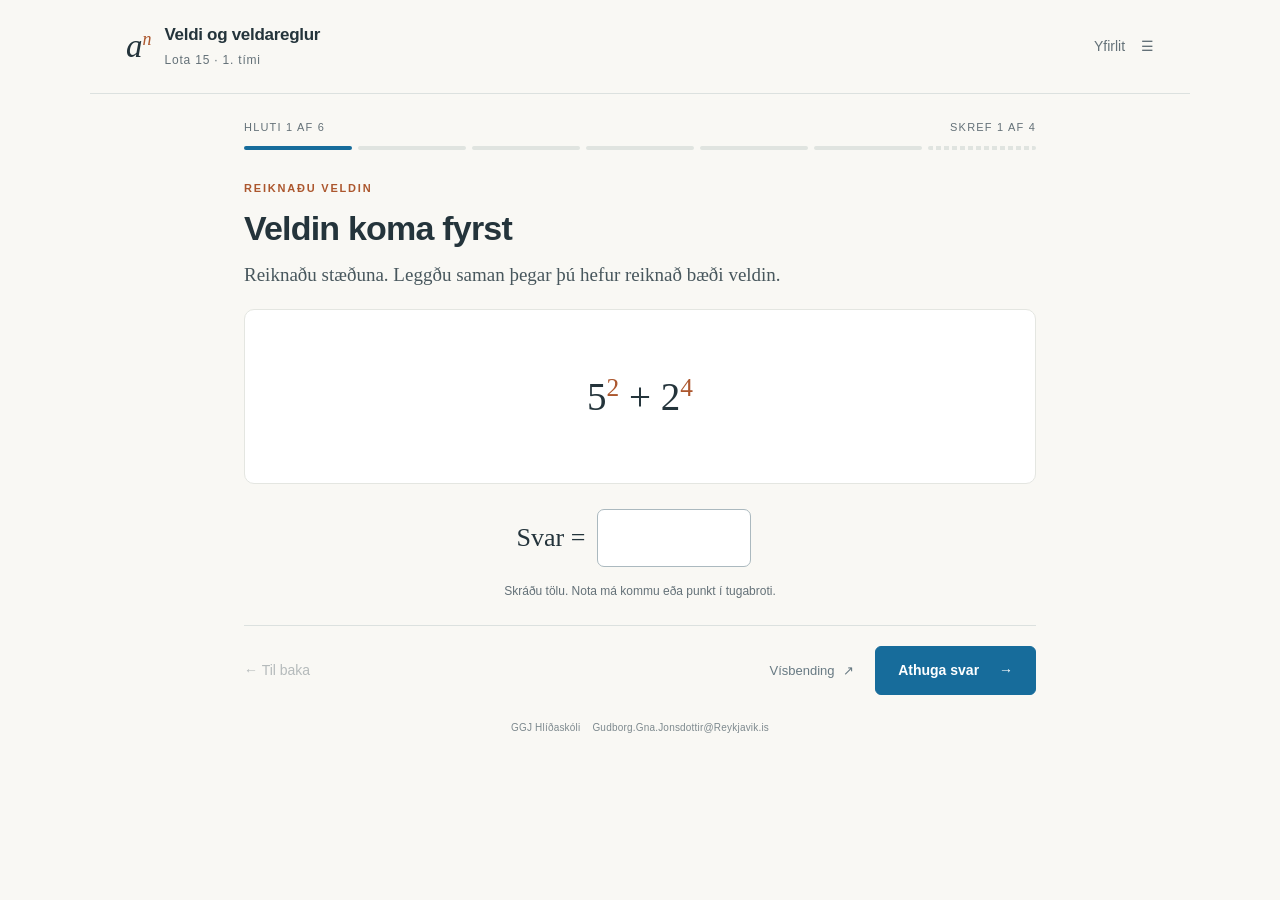
<file: aefingar/timi-1/index.html>
<!doctype html>
<html lang="is">
<head>
<meta charset="UTF-8"><meta name="viewport" content="width=device-width,initial-scale=1">
<meta name="theme-color" content="#f9f8f4">
<meta name="description" content="Æfðu veldi og veldareglur, eitt skref í einu. Lota 15, 1. tími.">
<title>Veldi og veldareglur · Lota 15</title>
<link rel="stylesheet" href="style.css">
</head>
<body>
<header class="top"><div class="brand"><span class="brand-math" aria-hidden="true">a<sup>n</sup></span><div><strong>Veldi og veldareglur</strong><span>Lota 15 · 1. tími</span></div></div><button class="quiet" id="outline">Yfirlit <span aria-hidden="true">☰</span></button></header>
<main id="main">
<div class="progress-row"><span id="stepcount"></span><span id="subcount"></span></div>
<div id="progress" class="progress" aria-label="Framvinda"></div>
<section id="exercise" aria-labelledby="heading"></section>
<div class="bottom"><button id="back" class="quiet">← Til baka</button><div class="actions"><button id="hint" class="hint-button">Vísbending <span aria-hidden="true">↗</span></button><button id="check" class="primary">Athuga svar <span aria-hidden="true">→</span></button></div></div>
<p class="footnote">GGJ Hlíðaskóli <span>Gudborg.Gna.Jonsdottir@Reykjavik.is</span></p>
</main>
<dialog id="outlineDialog"><div class="dialog-head"><h2>Æfingin þín</h2><button id="closeDialog" class="icon-button" aria-label="Loka yfirliti">×</button></div><p class="muted">Veldu hluta til að skoða eða æfa aftur.</p><div id="outlineItems"></div><p class="storage-note">Framvindan geymist í þessum vafra. Svör eru ekki send til kennara.</p></dialog>
<noscript><p class="intro">Kveikt þarf að vera á JavaScript til að vinna æfinguna.</p></noscript>
<script src="core-tasks.js"></script>
<script src="tasks.js"></script>
<script src="app.js"></script>
<script src="child.js"></script>
</body>
</html>
</file>
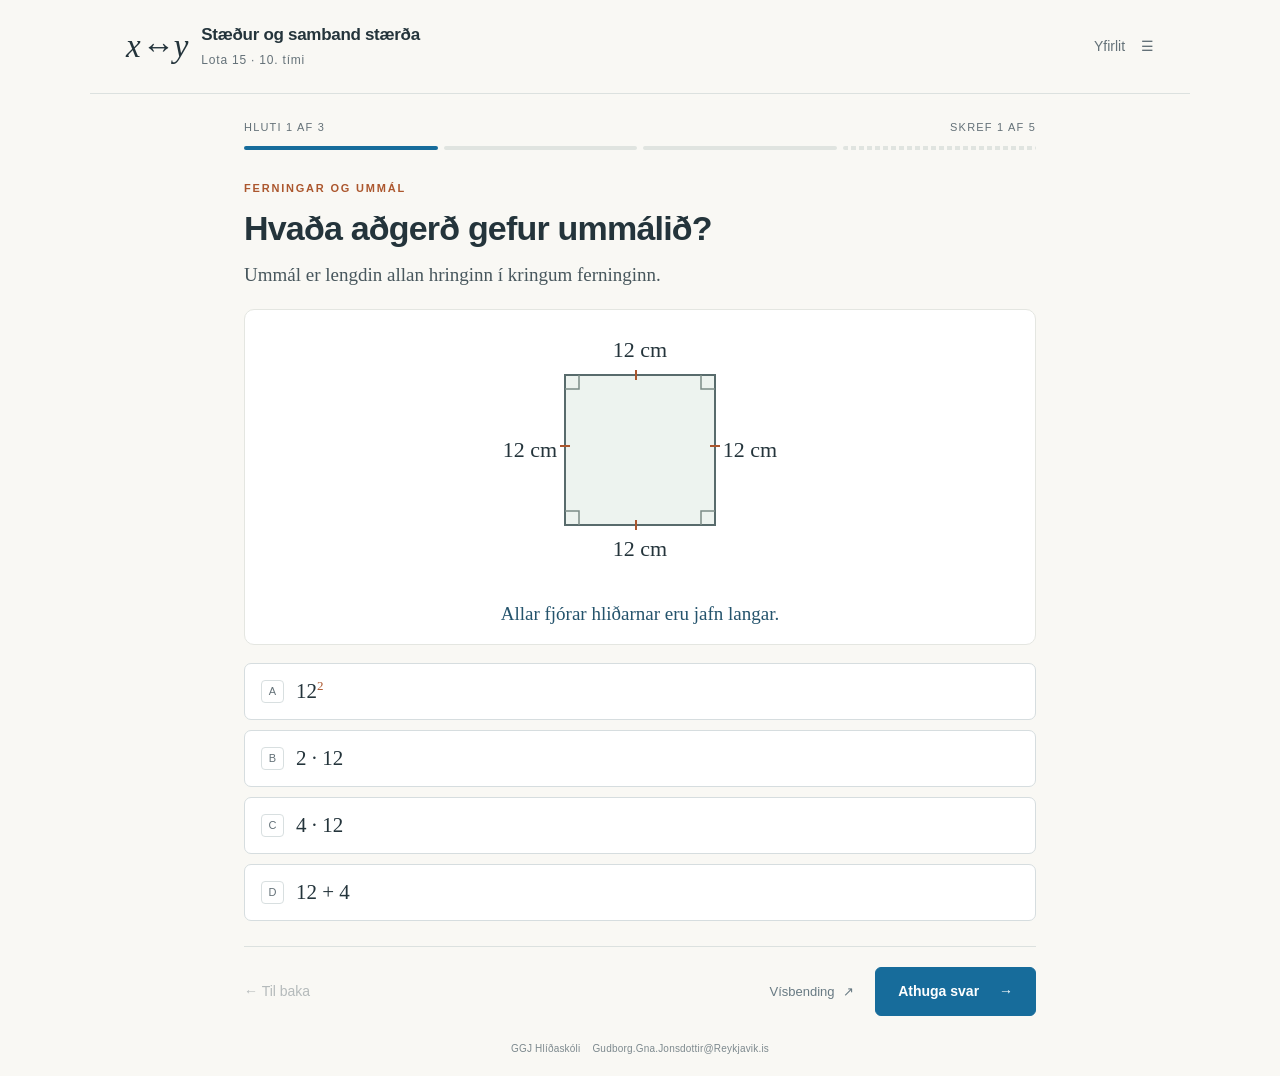
<file: aefingar/timi-10/index.html>
<!doctype html>
<html lang="is">
<head>
<meta charset="UTF-8"><meta name="viewport" content="width=device-width,initial-scale=1">
<meta name="theme-color" content="#f9f8f4">
<meta name="description" content="Æfðu ummál, margfeldi, deilingu og prósentubreytingar, eitt skref í einu. Lota 15, 10. tími.">
<title>Stæður og samband stærða · Lota 15</title>
<link rel="stylesheet" href="style.css">
</head>
<body>
<header class="top"><div class="brand"><span class="brand-math" aria-hidden="true">x↔y</span><div><strong>Stæður og samband stærða</strong><span>Lota 15 · 10. tími</span></div></div><button class="quiet" id="outline">Yfirlit <span aria-hidden="true">☰</span></button></header>
<main id="main">
<div class="progress-row"><span id="stepcount"></span><span id="subcount"></span></div>
<div id="progress" class="progress" aria-label="Framvinda"></div>
<section id="exercise" aria-labelledby="heading"></section>
<div class="bottom"><button id="back" class="quiet">← Til baka</button><div class="actions"><button id="hint" class="hint-button">Vísbending <span aria-hidden="true">↗</span></button><button id="check" class="primary">Athuga svar <span aria-hidden="true">→</span></button></div></div>
<p class="footnote">GGJ Hlíðaskóli <span>Gudborg.Gna.Jonsdottir@Reykjavik.is</span></p>
</main>
<dialog id="outlineDialog"><div class="dialog-head"><h2>Æfingin þín</h2><button id="closeDialog" class="icon-button" aria-label="Loka yfirliti">×</button></div><p class="muted">Veldu hluta til að skoða eða æfa aftur.</p><div id="outlineItems"></div><p class="storage-note">Framvindan geymist í þessum vafra. Svör eru ekki send til kennara.</p></dialog>
<noscript><p class="intro">Kveikt þarf að vera á JavaScript til að vinna æfinguna.</p></noscript>
<script src="tasks.js"></script>
<script src="algebra.js"></script>
<script src="app.js"></script>
<script src="child.js"></script>
</body>
</html>
</file>
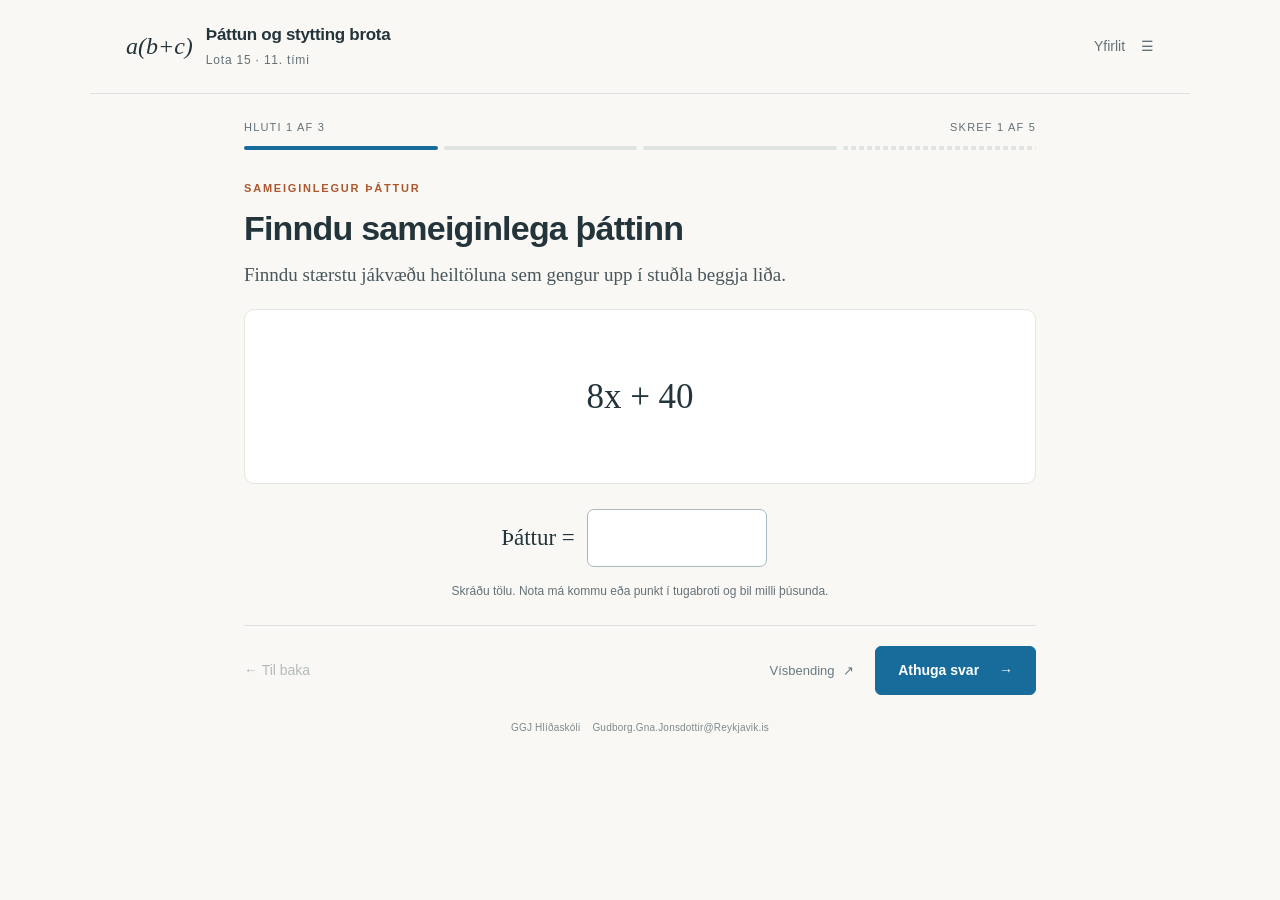
<file: aefingar/timi-11/index.html>
<!doctype html>
<html lang="is">
<head>
<meta charset="UTF-8"><meta name="viewport" content="width=device-width,initial-scale=1">
<meta name="theme-color" content="#f9f8f4">
<meta name="description" content="Æfðu að taka sameiginlega þætti út fyrir sviga og stytta brot, eitt skref í einu. Lota 15, 11. tími.">
<title>Þáttun og stytting brota · Lota 15</title>
<link rel="stylesheet" href="style.css">
</head>
<body>
<header class="top"><div class="brand"><span class="brand-math" aria-hidden="true">a(b+c)</span><div><strong>Þáttun og stytting brota</strong><span>Lota 15 · 11. tími</span></div></div><button class="quiet" id="outline">Yfirlit <span aria-hidden="true">☰</span></button></header>
<main id="main">
<div class="progress-row"><span id="stepcount"></span><span id="subcount"></span></div>
<div id="progress" class="progress" aria-label="Framvinda"></div>
<section id="exercise" aria-labelledby="heading"></section>
<div class="bottom"><button id="back" class="quiet">← Til baka</button><div class="actions"><button id="hint" class="hint-button">Vísbending <span aria-hidden="true">↗</span></button><button id="check" class="primary">Athuga svar <span aria-hidden="true">→</span></button></div></div>
<p class="footnote">GGJ Hlíðaskóli <span>Gudborg.Gna.Jonsdottir@Reykjavik.is</span></p>
</main>
<dialog id="outlineDialog"><div class="dialog-head"><h2>Æfingin þín</h2><button id="closeDialog" class="icon-button" aria-label="Loka yfirliti">×</button></div><p class="muted">Veldu hluta til að skoða eða æfa aftur.</p><div id="outlineItems"></div><p class="storage-note">Framvindan geymist í þessum vafra. Svör eru ekki send til kennara.</p></dialog>
<noscript><p class="intro">Kveikt þarf að vera á JavaScript til að vinna æfinguna.</p></noscript>
<script src="tasks.js"></script>
<script src="algebra.js"></script>
<script src="app.js"></script>
<script src="child.js"></script>
</body>
</html>
</file>
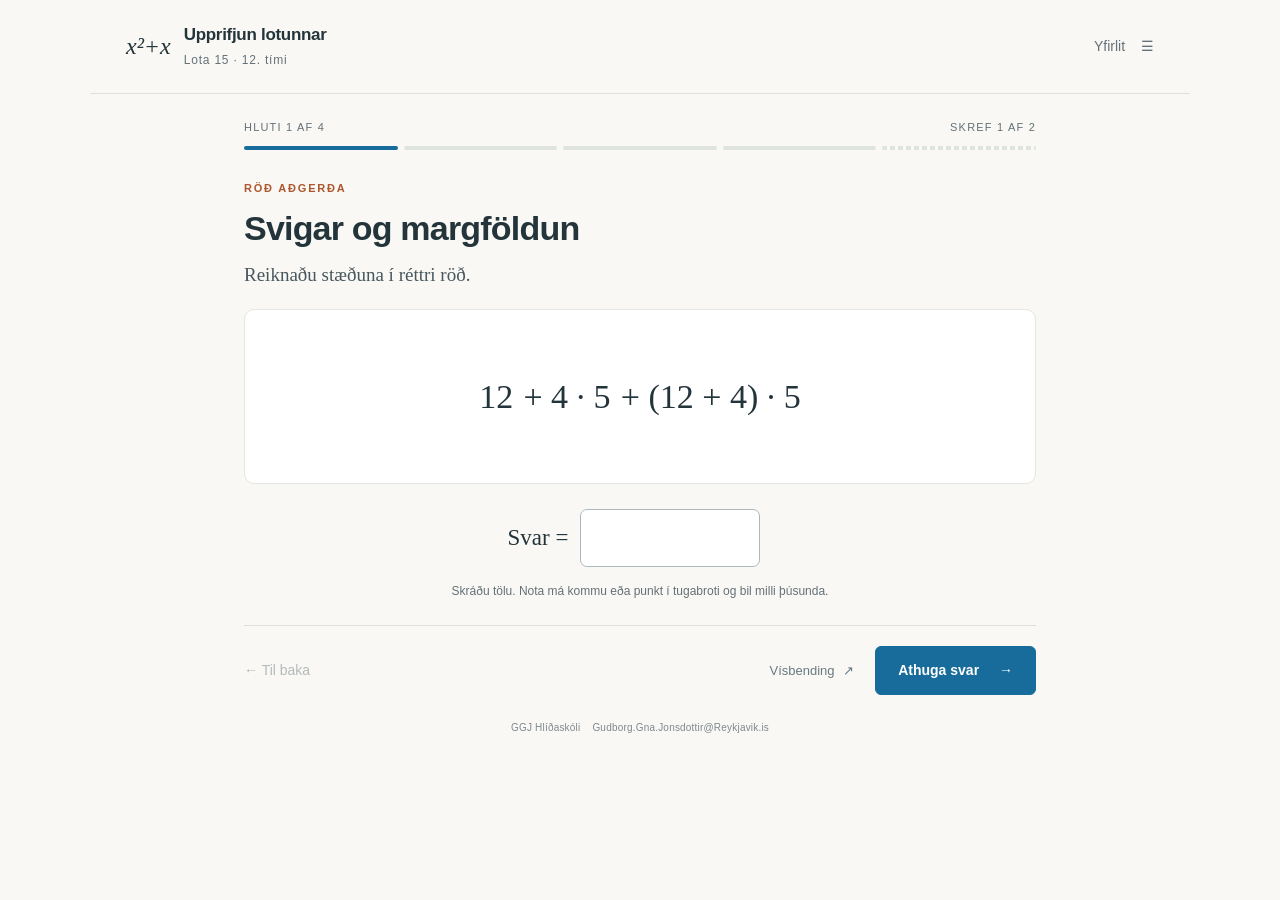
<file: aefingar/timi-12/index.html>
<!doctype html>
<html lang="is">
<head>
<meta charset="UTF-8"><meta name="viewport" content="width=device-width,initial-scale=1">
<meta name="theme-color" content="#f9f8f4">
<meta name="description" content="Rifjaðu upp röð aðgerða, bókstafastæður, innsetningu, þáttun og styttingu. Lota 15, 12. tími.">
<title>Upprifjun lotunnar · Lota 15</title>
<link rel="stylesheet" href="style.css">
</head>
<body>
<header class="top"><div class="brand"><span class="brand-math" aria-hidden="true">x²+x</span><div><strong>Upprifjun lotunnar</strong><span>Lota 15 · 12. tími</span></div></div><button class="quiet" id="outline">Yfirlit <span aria-hidden="true">☰</span></button></header>
<main id="main">
<div class="progress-row"><span id="stepcount"></span><span id="subcount"></span></div>
<div id="progress" class="progress" aria-label="Framvinda"></div>
<section id="exercise" aria-labelledby="heading"></section>
<div class="bottom"><button id="back" class="quiet">← Til baka</button><div class="actions"><button id="hint" class="hint-button">Vísbending <span aria-hidden="true">↗</span></button><button id="check" class="primary">Athuga svar <span aria-hidden="true">→</span></button></div></div>
<p class="footnote">GGJ Hlíðaskóli <span>Gudborg.Gna.Jonsdottir@Reykjavik.is</span></p>
</main>
<dialog id="outlineDialog"><div class="dialog-head"><h2>Æfingin þín</h2><button id="closeDialog" class="icon-button" aria-label="Loka yfirliti">×</button></div><p class="muted">Veldu hluta til að skoða eða æfa aftur.</p><div id="outlineItems"></div><p class="storage-note">Framvindan geymist í þessum vafra. Svör eru ekki send til kennara.</p></dialog>
<noscript><p class="intro">Kveikt þarf að vera á JavaScript til að vinna æfinguna.</p></noscript>
<script src="tasks.js"></script>
<script src="algebra.js"></script>
<script src="app.js"></script>
<script src="child.js"></script>
</body>
</html>
</file>
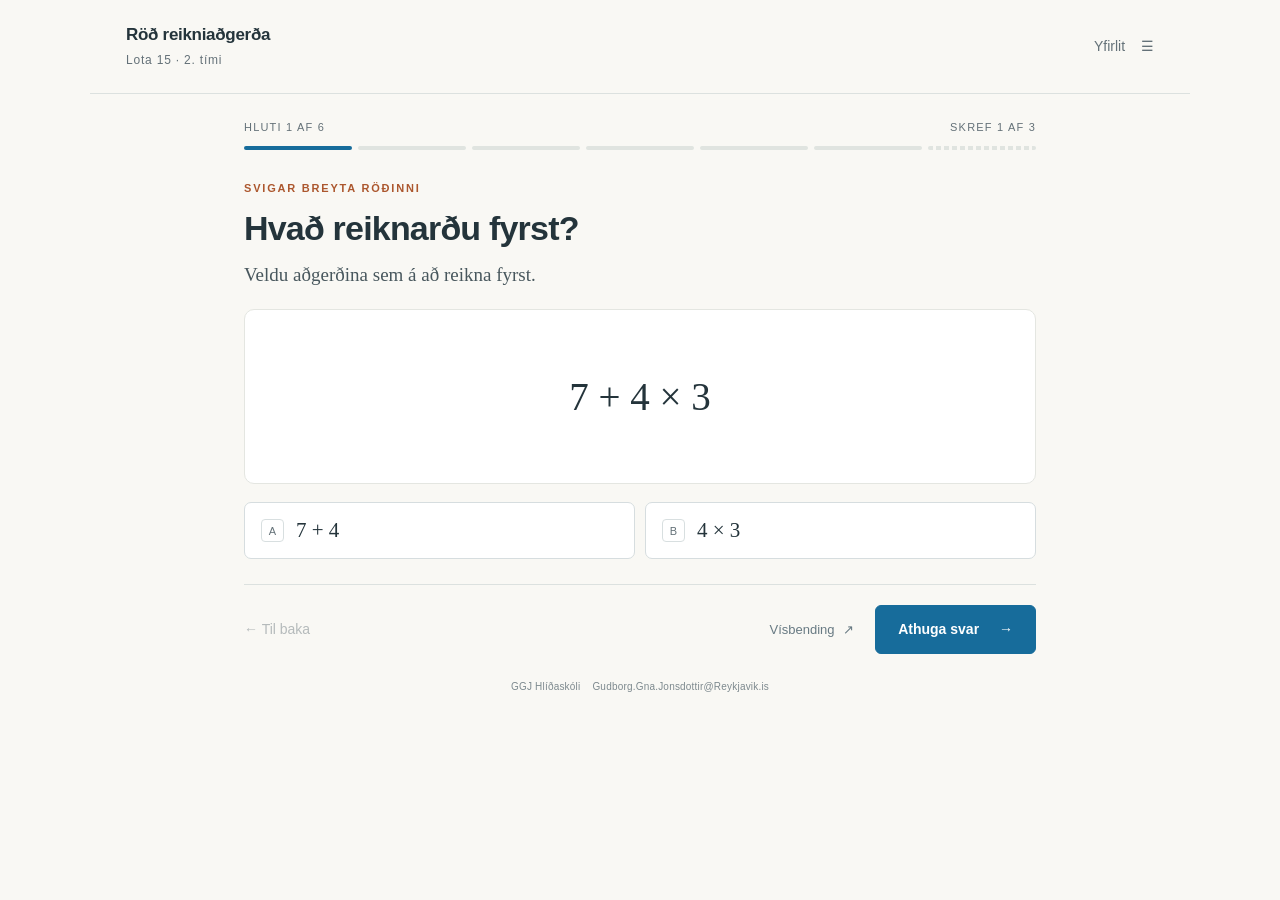
<file: aefingar/timi-2/index.html>
<!doctype html>
<html lang="is">
<head>
<meta charset="UTF-8"><meta name="viewport" content="width=device-width,initial-scale=1">
<meta name="theme-color" content="#f9f8f4">
<meta name="description" content="Æfðu röð reikniaðgerða, eitt skref í einu. Lota 15, 2. tími.">
<title>Röð reikniaðgerða · Lota 15</title>
<link rel="stylesheet" href="style.css">
</head>
<body>
<header class="top"><div class="brand"><div><strong>Röð reikniaðgerða</strong><span>Lota 15 · 2. tími</span></div></div><button class="quiet" id="outline">Yfirlit <span aria-hidden="true">☰</span></button></header>
<main id="main">
<div class="progress-row"><span id="stepcount"></span><span id="subcount"></span></div>
<div id="progress" class="progress" aria-label="Framvinda"></div>
<section id="exercise" aria-labelledby="heading"></section>
<div class="bottom"><button id="back" class="quiet">← Til baka</button><div class="actions"><button id="hint" class="hint-button">Vísbending <span aria-hidden="true">↗</span></button><button id="check" class="primary">Athuga svar <span aria-hidden="true">→</span></button></div></div>
<p class="footnote">GGJ Hlíðaskóli <span>Gudborg.Gna.Jonsdottir@Reykjavik.is</span></p>
</main>
<dialog id="outlineDialog"><div class="dialog-head"><h2>Æfingin þín</h2><button id="closeDialog" class="icon-button" aria-label="Loka yfirliti">×</button></div><p class="muted">Veldu hluta til að skoða eða æfa aftur.</p><div id="outlineItems"></div><p class="storage-note">Framvindan geymist í þessum vafra. Svör eru ekki send til kennara.</p></dialog>
<noscript><p class="intro">Kveikt þarf að vera á JavaScript til að vinna æfinguna.</p></noscript>
<script src="tasks.js"></script>
<script src="app.js"></script>
<script src="child.js"></script>
</body>
</html>
</file>
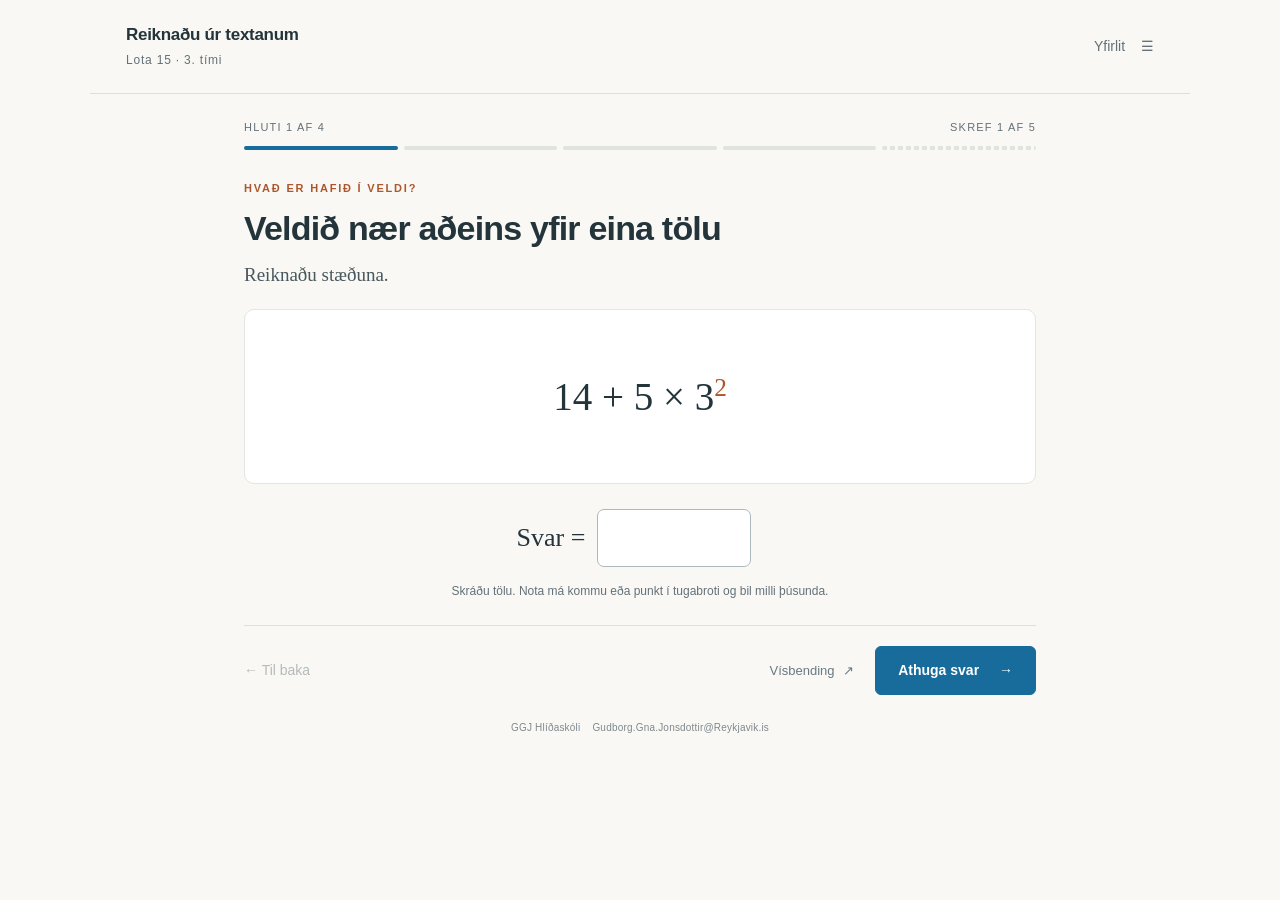
<file: aefingar/timi-3/index.html>
<!doctype html>
<html lang="is">
<head>
<meta charset="UTF-8"><meta name="viewport" content="width=device-width,initial-scale=1">
<meta name="theme-color" content="#f9f8f4">
<meta name="description" content="Æfðu röð reikniaðgerða og orðadæmi, eitt skref í einu. Lota 15, 3. tími.">
<title>Reiknaðu úr textanum · Lota 15</title>
<link rel="stylesheet" href="style.css">
</head>
<body>
<header class="top"><div class="brand"><div><strong>Reiknaðu úr textanum</strong><span>Lota 15 · 3. tími</span></div></div><button class="quiet" id="outline">Yfirlit <span aria-hidden="true">☰</span></button></header>
<main id="main">
<div class="progress-row"><span id="stepcount"></span><span id="subcount"></span></div>
<div id="progress" class="progress" aria-label="Framvinda"></div>
<section id="exercise" aria-labelledby="heading"></section>
<div class="bottom"><button id="back" class="quiet">← Til baka</button><div class="actions"><button id="hint" class="hint-button">Vísbending <span aria-hidden="true">↗</span></button><button id="check" class="primary">Athuga svar <span aria-hidden="true">→</span></button></div></div>
<p class="footnote">GGJ Hlíðaskóli <span>Gudborg.Gna.Jonsdottir@Reykjavik.is</span></p>
</main>
<dialog id="outlineDialog"><div class="dialog-head"><h2>Æfingin þín</h2><button id="closeDialog" class="icon-button" aria-label="Loka yfirliti">×</button></div><p class="muted">Veldu hluta til að skoða eða æfa aftur.</p><div id="outlineItems"></div><p class="storage-note">Framvindan geymist í þessum vafra. Svör eru ekki send til kennara.</p></dialog>
<noscript><p class="intro">Kveikt þarf að vera á JavaScript til að vinna æfinguna.</p></noscript>
<script src="tasks.js"></script>
<script src="app.js"></script>
<script src="child.js"></script>
</body>
</html>
</file>
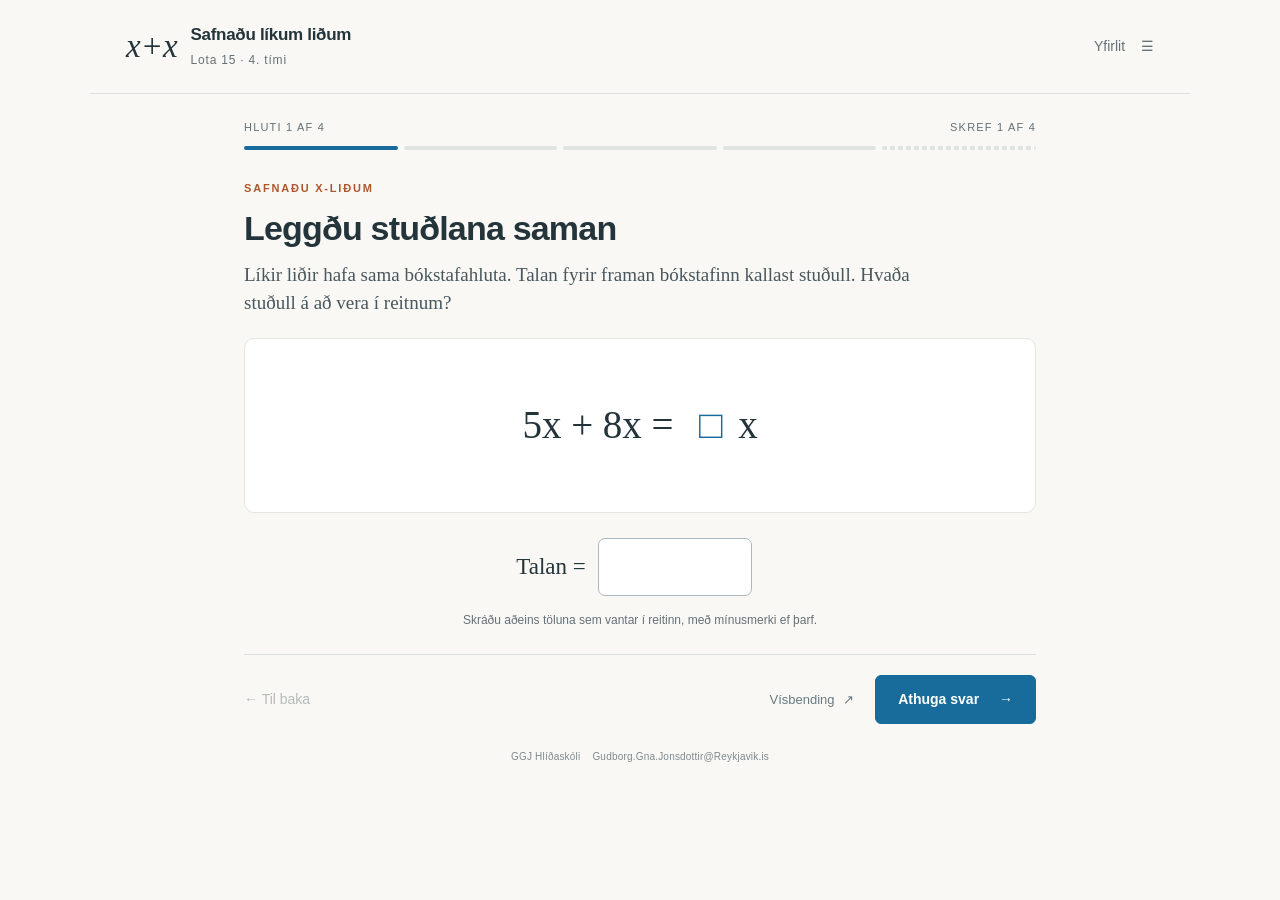
<file: aefingar/timi-4/index.html>
<!doctype html>
<html lang="is">
<head>
<meta charset="UTF-8"><meta name="viewport" content="width=device-width,initial-scale=1">
<meta name="theme-color" content="#f9f8f4">
<meta name="description" content="Æfðu söfnun líkra liða, formerki og einföldun algebrustæðna, eitt skref í einu. Lota 15, 4. tími.">
<title>Safnaðu líkum liðum · Lota 15</title>
<link rel="stylesheet" href="style.css">
</head>
<body>
<header class="top"><div class="brand"><span class="brand-math" aria-hidden="true">x+x</span><div><strong>Safnaðu líkum liðum</strong><span>Lota 15 · 4. tími</span></div></div><button class="quiet" id="outline">Yfirlit <span aria-hidden="true">☰</span></button></header>
<main id="main">
<div class="progress-row"><span id="stepcount"></span><span id="subcount"></span></div>
<div id="progress" class="progress" aria-label="Framvinda"></div>
<section id="exercise" aria-labelledby="heading"></section>
<div class="bottom"><button id="back" class="quiet">← Til baka</button><div class="actions"><button id="hint" class="hint-button">Vísbending <span aria-hidden="true">↗</span></button><button id="check" class="primary">Athuga svar <span aria-hidden="true">→</span></button></div></div>
<p class="footnote">GGJ Hlíðaskóli <span>Gudborg.Gna.Jonsdottir@Reykjavik.is</span></p>
</main>
<dialog id="outlineDialog"><div class="dialog-head"><h2>Æfingin þín</h2><button id="closeDialog" class="icon-button" aria-label="Loka yfirliti">×</button></div><p class="muted">Veldu hluta til að skoða eða æfa aftur.</p><div id="outlineItems"></div><p class="storage-note">Framvindan geymist í þessum vafra. Svör eru ekki send til kennara.</p></dialog>
<noscript><p class="intro">Kveikt þarf að vera á JavaScript til að vinna æfinguna.</p></noscript>
<script src="tasks.js"></script>
<script src="app.js"></script>
<script src="child.js"></script>
</body>
</html>
</file>
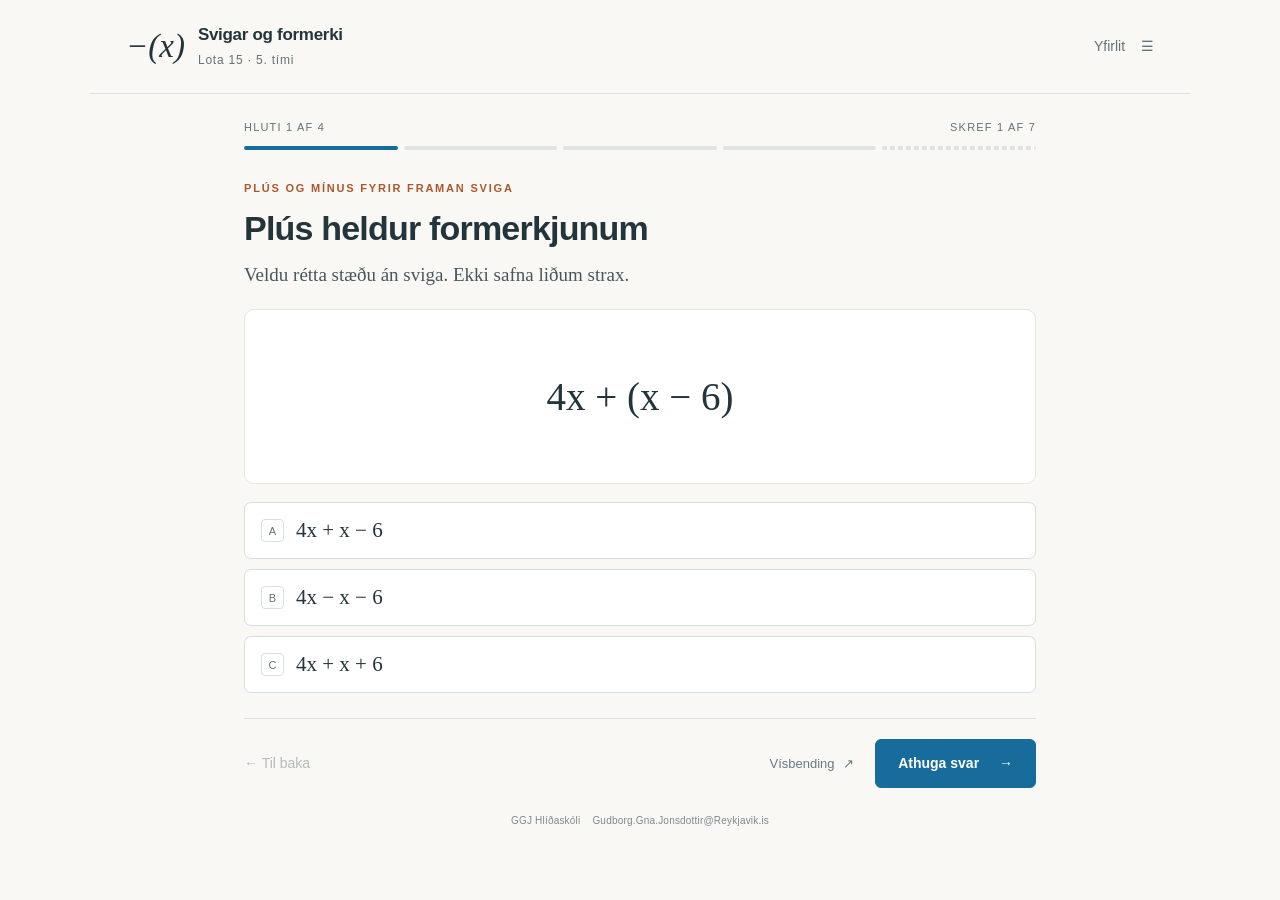
<file: aefingar/timi-5/index.html>
<!doctype html>
<html lang="is">
<head>
<meta charset="UTF-8"><meta name="viewport" content="width=device-width,initial-scale=1">
<meta name="theme-color" content="#f9f8f4">
<meta name="description" content="Æfðu að eyða svigum og einfalda algebrustæður, eitt skref í einu. Lota 15, 5. tími.">
<title>Svigar og formerki · Lota 15</title>
<link rel="stylesheet" href="style.css">
</head>
<body>
<header class="top"><div class="brand"><span class="brand-math" aria-hidden="true">−(x)</span><div><strong>Svigar og formerki</strong><span>Lota 15 · 5. tími</span></div></div><button class="quiet" id="outline">Yfirlit <span aria-hidden="true">☰</span></button></header>
<main id="main">
<div class="progress-row"><span id="stepcount"></span><span id="subcount"></span></div>
<div id="progress" class="progress" aria-label="Framvinda"></div>
<section id="exercise" aria-labelledby="heading"></section>
<div class="bottom"><button id="back" class="quiet">← Til baka</button><div class="actions"><button id="hint" class="hint-button">Vísbending <span aria-hidden="true">↗</span></button><button id="check" class="primary">Athuga svar <span aria-hidden="true">→</span></button></div></div>
<p class="footnote">GGJ Hlíðaskóli <span>Gudborg.Gna.Jonsdottir@Reykjavik.is</span></p>
</main>
<dialog id="outlineDialog"><div class="dialog-head"><h2>Æfingin þín</h2><button id="closeDialog" class="icon-button" aria-label="Loka yfirliti">×</button></div><p class="muted">Veldu hluta til að skoða eða æfa aftur.</p><div id="outlineItems"></div><p class="storage-note">Framvindan geymist í þessum vafra. Svör eru ekki send til kennara.</p></dialog>
<noscript><p class="intro">Kveikt þarf að vera á JavaScript til að vinna æfinguna.</p></noscript>
<script src="tasks.js"></script>
<script src="app.js"></script>
<script src="child.js"></script>
</body>
</html>
</file>
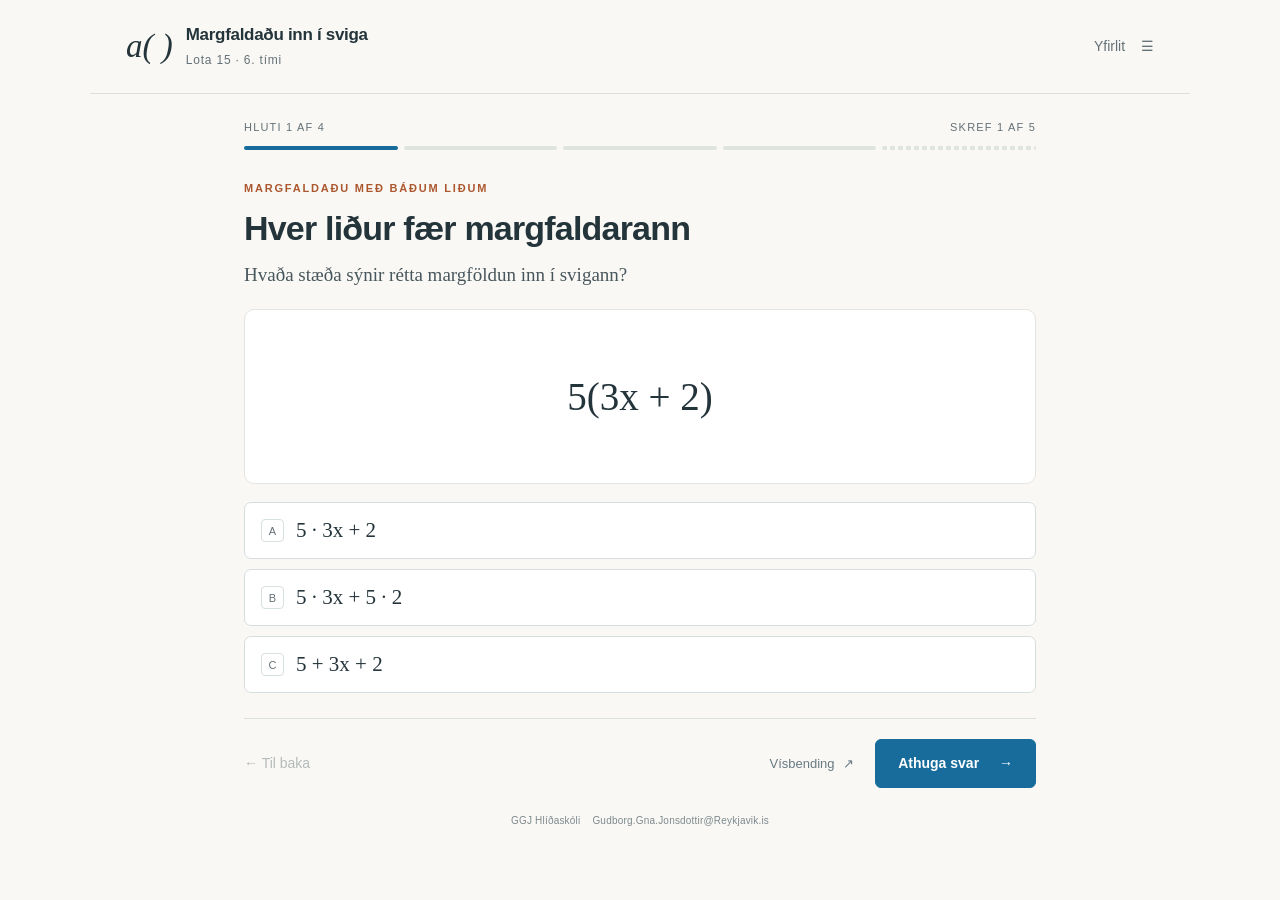
<file: aefingar/timi-6/index.html>
<!doctype html>
<html lang="is">
<head>
<meta charset="UTF-8"><meta name="viewport" content="width=device-width,initial-scale=1">
<meta name="theme-color" content="#f9f8f4">
<meta name="description" content="Æfðu margföldun inn í sviga og einföldun algebrustæðna, eitt skref í einu. Lota 15, 6. tími.">
<title>Margfaldaðu inn í sviga · Lota 15</title>
<link rel="stylesheet" href="style.css">
</head>
<body>
<header class="top"><div class="brand"><span class="brand-math" aria-hidden="true">a( )</span><div><strong>Margfaldaðu inn í sviga</strong><span>Lota 15 · 6. tími</span></div></div><button class="quiet" id="outline">Yfirlit <span aria-hidden="true">☰</span></button></header>
<main id="main">
<div class="progress-row"><span id="stepcount"></span><span id="subcount"></span></div>
<div id="progress" class="progress" aria-label="Framvinda"></div>
<section id="exercise" aria-labelledby="heading"></section>
<div class="bottom"><button id="back" class="quiet">← Til baka</button><div class="actions"><button id="hint" class="hint-button">Vísbending <span aria-hidden="true">↗</span></button><button id="check" class="primary">Athuga svar <span aria-hidden="true">→</span></button></div></div>
<p class="footnote">GGJ Hlíðaskóli <span>Gudborg.Gna.Jonsdottir@Reykjavik.is</span></p>
</main>
<dialog id="outlineDialog"><div class="dialog-head"><h2>Æfingin þín</h2><button id="closeDialog" class="icon-button" aria-label="Loka yfirliti">×</button></div><p class="muted">Veldu hluta til að skoða eða æfa aftur.</p><div id="outlineItems"></div><p class="storage-note">Framvindan geymist í þessum vafra. Svör eru ekki send til kennara.</p></dialog>
<noscript><p class="intro">Kveikt þarf að vera á JavaScript til að vinna æfinguna.</p></noscript>
<script src="tasks.js"></script>
<script src="app.js"></script>
<script src="child.js"></script>
</body>
</html>
</file>
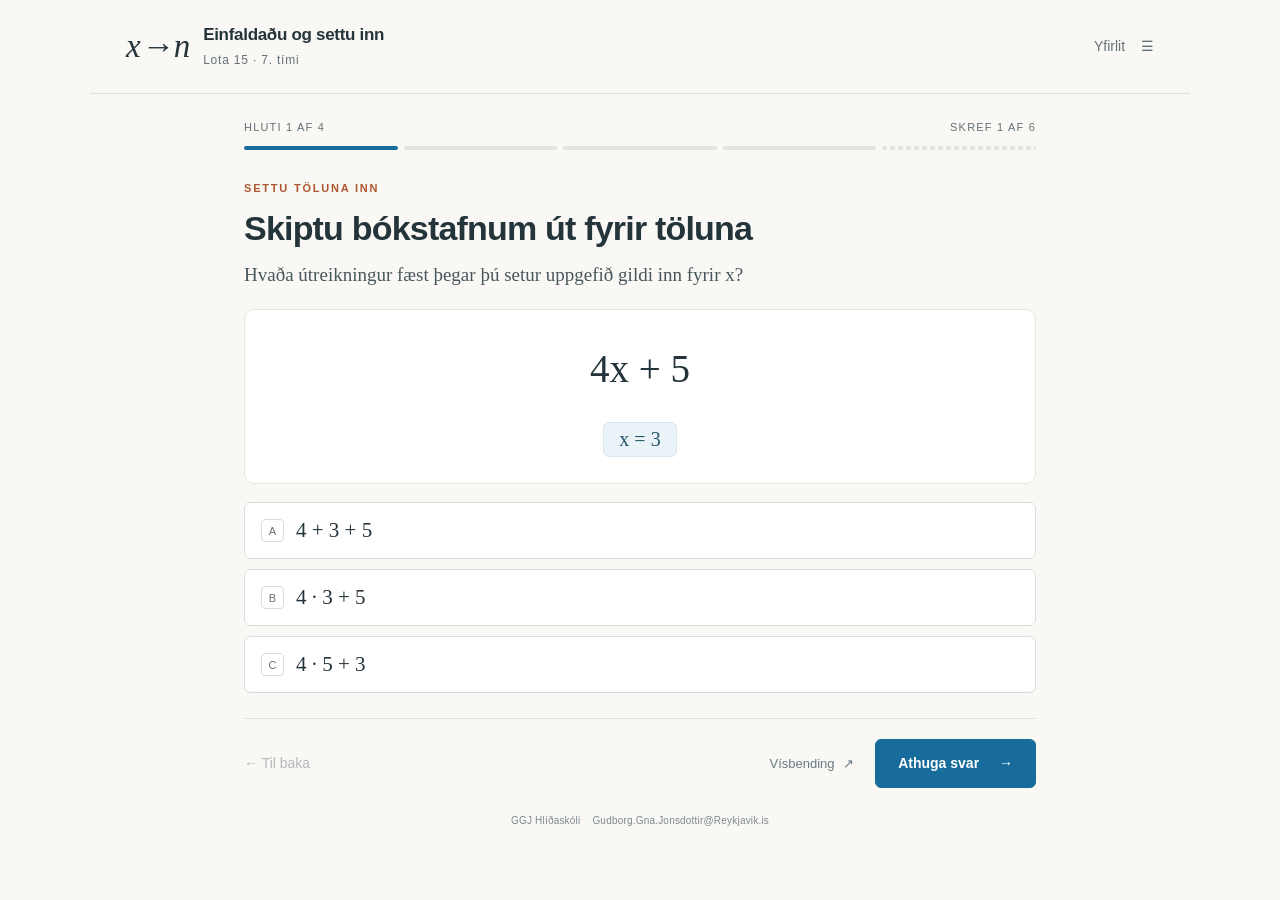
<file: aefingar/timi-7/index.html>
<!doctype html>
<html lang="is">
<head>
<meta charset="UTF-8"><meta name="viewport" content="width=device-width,initial-scale=1">
<meta name="theme-color" content="#f9f8f4">
<meta name="description" content="Æfðu einföldun stæðna og innsetningu tölugilda, eitt skref í einu. Lota 15, 7. tími.">
<title>Einfaldaðu og settu inn · Lota 15</title>
<link rel="stylesheet" href="style.css">
</head>
<body>
<header class="top"><div class="brand"><span class="brand-math" aria-hidden="true">x→n</span><div><strong>Einfaldaðu og settu inn</strong><span>Lota 15 · 7. tími</span></div></div><button class="quiet" id="outline">Yfirlit <span aria-hidden="true">☰</span></button></header>
<main id="main">
<div class="progress-row"><span id="stepcount"></span><span id="subcount"></span></div>
<div id="progress" class="progress" aria-label="Framvinda"></div>
<section id="exercise" aria-labelledby="heading"></section>
<div class="bottom"><button id="back" class="quiet">← Til baka</button><div class="actions"><button id="hint" class="hint-button">Vísbending <span aria-hidden="true">↗</span></button><button id="check" class="primary">Athuga svar <span aria-hidden="true">→</span></button></div></div>
<p class="footnote">GGJ Hlíðaskóli <span>Gudborg.Gna.Jonsdottir@Reykjavik.is</span></p>
</main>
<dialog id="outlineDialog"><div class="dialog-head"><h2>Æfingin þín</h2><button id="closeDialog" class="icon-button" aria-label="Loka yfirliti">×</button></div><p class="muted">Veldu hluta til að skoða eða æfa aftur.</p><div id="outlineItems"></div><p class="storage-note">Framvindan geymist í þessum vafra. Svör eru ekki send til kennara.</p></dialog>
<noscript><p class="intro">Kveikt þarf að vera á JavaScript til að vinna æfinguna.</p></noscript>
<script src="tasks.js"></script>
<script src="app.js"></script>
<script src="child.js"></script>
</body>
</html>
</file>
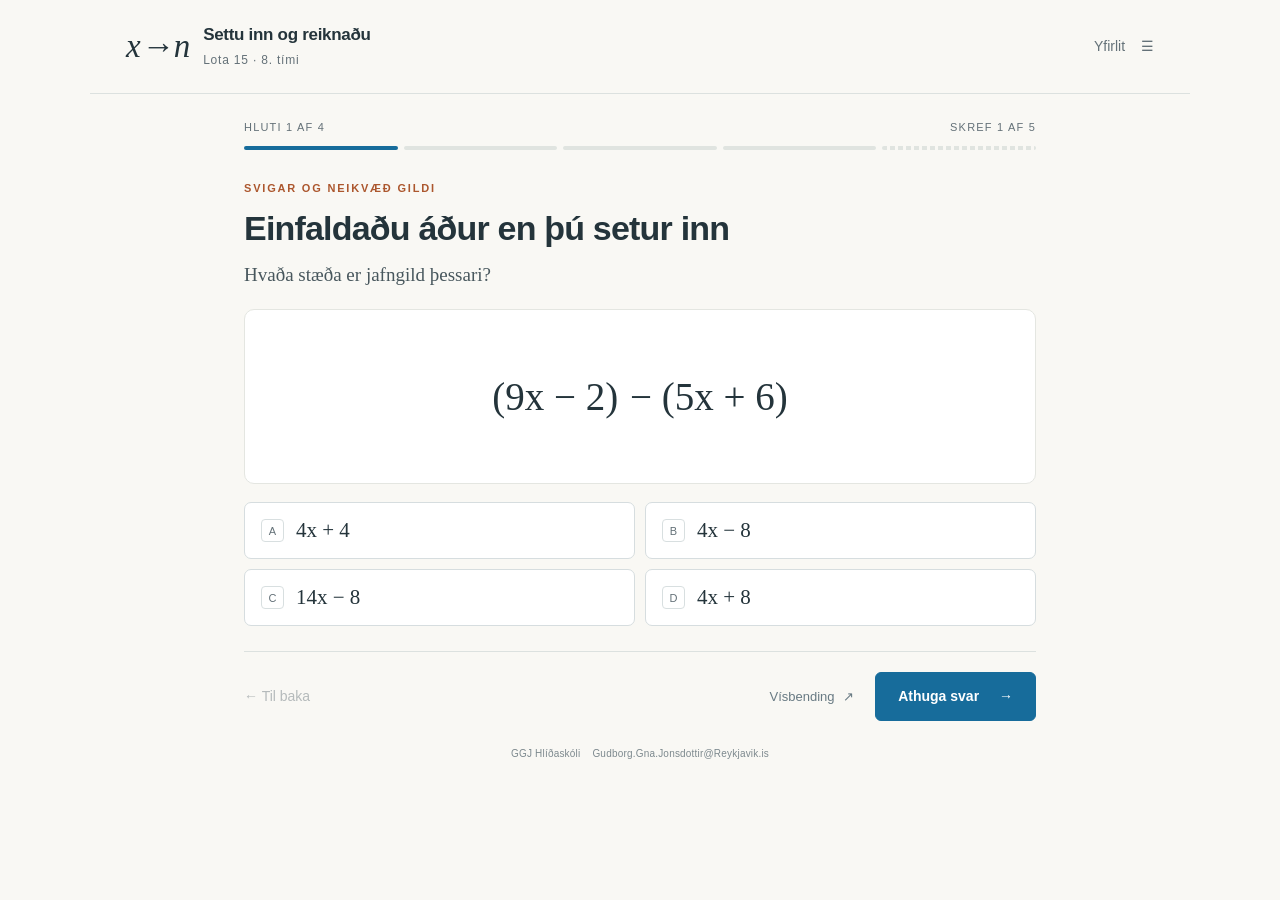
<file: aefingar/timi-8/index.html>
<!doctype html>
<html lang="is">
<head>
<meta charset="UTF-8"><meta name="viewport" content="width=device-width,initial-scale=1">
<meta name="theme-color" content="#f9f8f4">
<meta name="description" content="Æfðu innsetningu, veldi, brot og verðútreikninga, eitt skref í einu. Lota 15, 8. tími.">
<title>Settu inn og reiknaðu · Lota 15</title>
<link rel="stylesheet" href="style.css">
</head>
<body>
<header class="top"><div class="brand"><span class="brand-math" aria-hidden="true">x→n</span><div><strong>Settu inn og reiknaðu</strong><span>Lota 15 · 8. tími</span></div></div><button class="quiet" id="outline">Yfirlit <span aria-hidden="true">☰</span></button></header>
<main id="main">
<div class="progress-row"><span id="stepcount"></span><span id="subcount"></span></div>
<div id="progress" class="progress" aria-label="Framvinda"></div>
<section id="exercise" aria-labelledby="heading"></section>
<div class="bottom"><button id="back" class="quiet">← Til baka</button><div class="actions"><button id="hint" class="hint-button">Vísbending <span aria-hidden="true">↗</span></button><button id="check" class="primary">Athuga svar <span aria-hidden="true">→</span></button></div></div>
<p class="footnote">GGJ Hlíðaskóli <span>Gudborg.Gna.Jonsdottir@Reykjavik.is</span></p>
</main>
<dialog id="outlineDialog"><div class="dialog-head"><h2>Æfingin þín</h2><button id="closeDialog" class="icon-button" aria-label="Loka yfirliti">×</button></div><p class="muted">Veldu hluta til að skoða eða æfa aftur.</p><div id="outlineItems"></div><p class="storage-note">Framvindan geymist í þessum vafra. Svör eru ekki send til kennara.</p></dialog>
<noscript><p class="intro">Kveikt þarf að vera á JavaScript til að vinna æfinguna.</p></noscript>
<script src="tasks.js"></script>
<script src="app.js"></script>
<script src="child.js"></script>
</body>
</html>
</file>
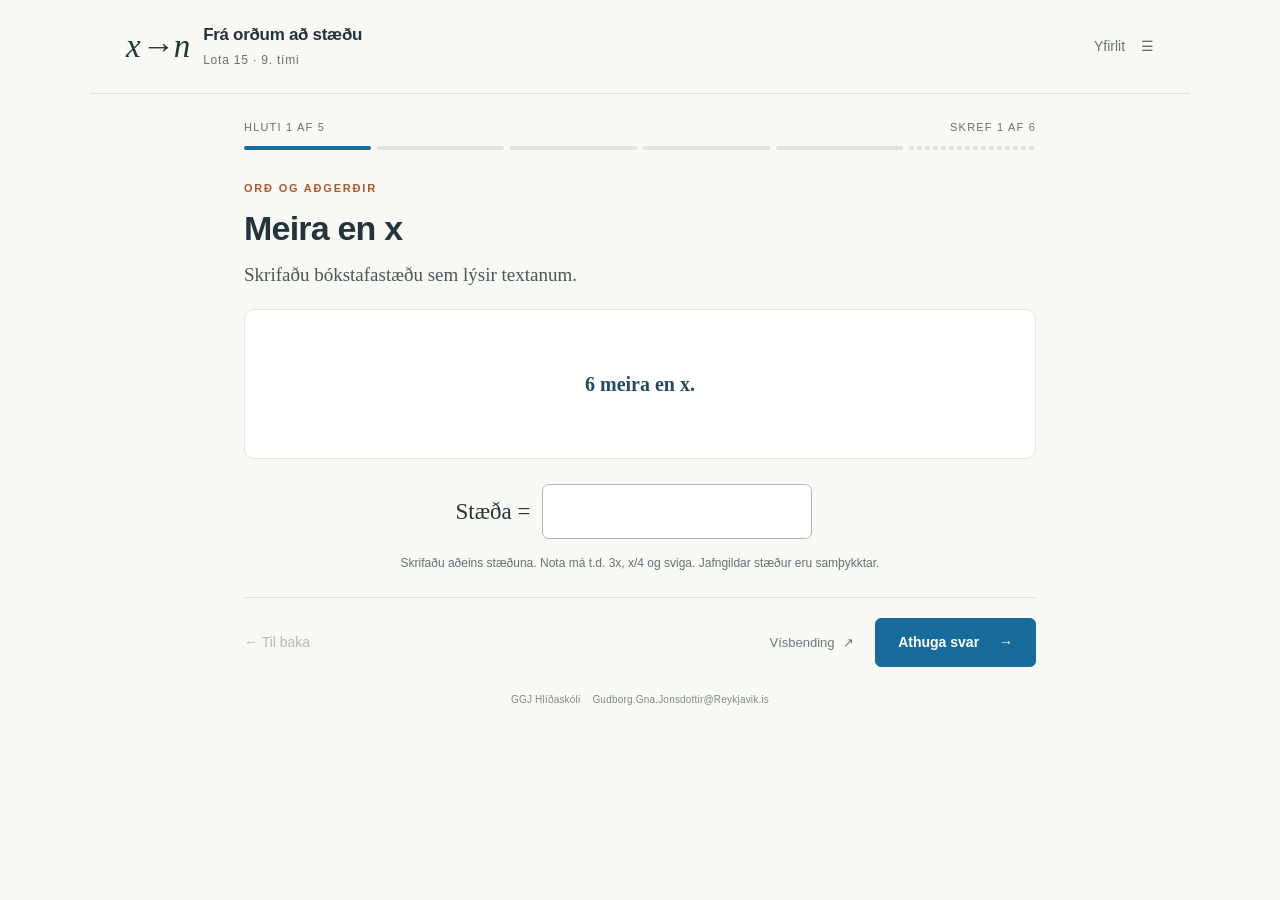
<file: aefingar/timi-9/index.html>
<!doctype html>
<html lang="is">
<head>
<meta charset="UTF-8"><meta name="viewport" content="width=device-width,initial-scale=1">
<meta name="theme-color" content="#f9f8f4">
<meta name="description" content="Æfðu að breyta texta í bókstafastæður, eitt skref í einu. Lota 15, 9. tími.">
<title>Frá orðum að stæðu · Lota 15</title>
<link rel="stylesheet" href="style.css">
</head>
<body>
<header class="top"><div class="brand"><span class="brand-math" aria-hidden="true">x→n</span><div><strong>Frá orðum að stæðu</strong><span>Lota 15 · 9. tími</span></div></div><button class="quiet" id="outline">Yfirlit <span aria-hidden="true">☰</span></button></header>
<main id="main">
<div class="progress-row"><span id="stepcount"></span><span id="subcount"></span></div>
<div id="progress" class="progress" aria-label="Framvinda"></div>
<section id="exercise" aria-labelledby="heading"></section>
<div class="bottom"><button id="back" class="quiet">← Til baka</button><div class="actions"><button id="hint" class="hint-button">Vísbending <span aria-hidden="true">↗</span></button><button id="check" class="primary">Athuga svar <span aria-hidden="true">→</span></button></div></div>
<p class="footnote">GGJ Hlíðaskóli <span>Gudborg.Gna.Jonsdottir@Reykjavik.is</span></p>
</main>
<dialog id="outlineDialog"><div class="dialog-head"><h2>Æfingin þín</h2><button id="closeDialog" class="icon-button" aria-label="Loka yfirliti">×</button></div><p class="muted">Veldu hluta til að skoða eða æfa aftur.</p><div id="outlineItems"></div><p class="storage-note">Framvindan geymist í þessum vafra. Svör eru ekki send til kennara.</p></dialog>
<noscript><p class="intro">Kveikt þarf að vera á JavaScript til að vinna æfinguna.</p></noscript>
<script src="tasks.js"></script>
<script src="algebra.js"></script>
<script src="app.js"></script>
<script src="child.js"></script>
</body>
</html>
</file>
<file: aefingar/timi-1/style.css>
*{box-sizing:border-box} :root{--paper:#f9f8f4;--ink:#24343b;--muted:#647178;--line:#dce1df;--blue:#176c9b;--blue-pale:#eaf3f8;--orange:#ac572e;--green:#286751;--green-pale:#edf5ed}body{margin:0;background:var(--paper);color:var(--ink);font:16px/1.5 "Aptos","Segoe UI",sans-serif}button,input{font:inherit}button{cursor:pointer}button:disabled{cursor:default;opacity:.45}button:focus-visible,input:focus-visible,[role=button]:focus-visible{outline:3px solid #ba662e;outline-offset:4px}button{transition:background .15s,border-color .15s} .top{height:94px;max-width:1100px;margin:auto;padding:0 36px;display:flex;align-items:center;justify-content:space-between;border-bottom:1px solid var(--line)}.brand{display:flex;align-items:center;gap:13px}.brand strong{display:block;font-size:17px;font-weight:650;letter-spacing:-.3px}.brand span{font-size:12px;color:var(--muted);letter-spacing:.8px}button.quiet{border:0;background:transparent;color:var(--muted);padding:10px 0;font-size:14px}.quiet span{margin-left:12px}.quiet:hover{color:var(--ink)}main{max-width:860px;margin:0 auto;padding:25px 34px 12px}.progress-row{display:flex;justify-content:space-between;font-size:11px;letter-spacing:1.2px;text-transform:uppercase;color:var(--muted);margin:0 0 10px}.progress{display:flex;gap:6px}.progress i{height:4px;flex:1;background:#e0e4e0;border-radius:3px}.progress i.done{background:#588b73}.progress i.current{background:var(--blue)}#exercise{padding-top:30px}h1{font-size:clamp(25px,3vw,34px);line-height:1.2;letter-spacing:-.8px;font-weight:650;margin:0 0 12px}h2{font-size:23px;line-height:1.3;letter-spacing:-.4px;margin:0}.eyebrow{font-size:11px;color:var(--orange);text-transform:uppercase;letter-spacing:1.8px;font-weight:650;margin-bottom:12px}.intro{font:19px/1.5 Cambria,Georgia,serif;margin:0;max-width:700px;color:#48575d}.board{margin:20px 0 18px;min-height:260px;background:#fff;border:1px solid #e4e6e1;border-radius:10px;display:flex;align-items:center;justify-content:center;position:relative;overflow:hidden}.board svg{width:100%;max-width:520px;max-height:310px;display:block}.board-note{position:absolute;bottom:10px;left:16px;font-size:11px;color:#7b8589}.figure-label{font:18px Cambria,Georgia,serif;fill:#263941;paint-order:stroke;stroke:white;stroke-width:5;stroke-linejoin:round}.vertex-label{font-size:14px;font-style:italic;fill:#5c6b71;paint-order:stroke;stroke:#fff;stroke-width:4}.edge-hit{cursor:pointer}.edge-hit:focus-visible{outline:none}.edge-hit:focus-visible .edge{stroke:var(--orange);stroke-width:6}.edge{stroke:#425963;stroke-width:2.5;fill:none;stroke-linecap:round;transition:stroke .2s}.edge.selected{stroke:var(--blue);stroke-width:5}.edge-hit:hover .edge{stroke:var(--blue)}.point-button{cursor:pointer}.point-button circle{fill:#fff;stroke:#526d78;stroke-width:2}.point-button.selected circle{fill:var(--blue);stroke:var(--blue)}.choices{display:grid;grid-template-columns:repeat(2,minmax(0,1fr));gap:10px}.choice{padding:14px 16px;border:1px solid #d6dddf;border-radius:7px;background:#fff;text-align:left;display:flex;align-items:center;gap:12px;color:var(--ink);min-height:57px}.choice:hover{border-color:#91acba;background:#f4f8fa}.choice.selected{border-color:var(--blue);background:var(--blue-pale);box-shadow:inset 0 0 0 1px var(--blue)}.choice.correct{border-color:var(--green);background:var(--green-pale)}.choice .letter{border:1px solid #d8dfe0;border-radius:4px;width:23px;height:23px;display:inline-flex;align-items:center;justify-content:center;font:11px "Segoe UI",sans-serif;color:var(--muted);flex-shrink:0}.choice .math{font:21px Cambria,Georgia,serif}.choice .math sup{font-size:13px}.input-row{display:flex;align-items:center;gap:12px;justify-content:center;padding:7px}.input-row label{font:26px Cambria,Georgia,serif}.input-row input{width:154px;padding:13px;text-align:center;border:1.5px solid #abb9bf;border-radius:7px;background:#fff;font:26px Cambria,Georgia,serif;color:var(--ink)}.input-row input:focus{border-color:var(--blue)}.input-row .unit{font:22px Cambria,Georgia,serif}.input-help{text-align:center;font-size:12px;color:var(--muted);margin:8px 0 0}.feedback,.hint-box{padding:14px 18px;border-radius:6px;font-size:15px;line-height:1.55;margin-top:16px}.feedback{background:#fcf0e5;border-left:3px solid #c47b43}.feedback.success{background:#eef5ed;border-left-color:var(--green)}.feedback strong{display:block;margin-bottom:3px;color:var(--ink)}.hint-box{background:#edf3f6;border-left:3px solid #98b5c5}.hint-box strong{font-size:12px;letter-spacing:.4px;text-transform:uppercase;display:block;margin-bottom:4px}.bottom{display:flex;justify-content:space-between;align-items:center;margin-top:25px;padding-top:20px;border-top:1px solid var(--line);gap:10px}.actions{display:flex;gap:13px;align-items:center}.primary{background:#264d60;color:#fff;border:1px solid #264d60;border-radius:6px;padding:13px 22px;font-size:14px;font-weight:600;min-width:150px}.primary:hover{background:#173d50}.primary span{margin-left:16px}.hint-button{border:0;background:transparent;color:#687a83;font-size:13px;padding:12px 8px}.hint-button:hover{color:var(--blue)}.hint-button span{margin-left:5px}.footnote{text-align:center;font-size:10px;color:#7d898e;margin:25px 0 8px;letter-spacing:.2px}.footnote span{margin-left:9px}dialog{border:1px solid #dce1df;border-radius:12px;max-width:530px;width:calc(100% - 32px);padding:26px;background:var(--paper);color:var(--ink);box-shadow:0 15px 65px #23374125}dialog::backdrop{background:#20343f55}.dialog-head{display:flex;justify-content:space-between;align-items:center}.icon-button{border:0;background:transparent;font-size:27px;color:var(--muted)}.muted{color:var(--muted);font-size:14px}.outline-item{width:100%;border:0;border-top:1px solid var(--line);background:transparent;padding:12px 5px;display:flex;gap:14px;text-align:left;align-items:center;color:var(--ink)}.outline-item:hover{background:#e9f0f0}.outline-item span{width:23px;color:var(--blue)}.outline-item small{margin-left:auto;font-size:11px;color:var(--green)}.storage-note{font-size:11px;color:var(--muted);margin:20px 0 0}.triple{display:flex;justify-content:center;gap:20px;flex-wrap:wrap;padding:40px}.triple span{display:block;text-align:center;font:39px Cambria,Georgia,serif;border-bottom:2px solid #d9e6eb;padding:20px 20px 13px}.triple small{display:block;font:12px "Segoe UI",sans-serif;color:var(--muted);margin:9px 0 0}.mini-equation{font:25px Cambria,Georgia,serif;text-align:center;padding:0 20px 30px;color:var(--blue)}.number-board{display:block;width:100%}.rotate-badge{position:absolute;top:15px;right:15px;font-size:11px;color:var(--blue);background:var(--blue-pale);padding:5px 9px;border-radius:4px}.summary{text-align:center;padding:28px 0}.summary .seal{display:inline-flex;align-items:center;justify-content:center;border:1px solid #97b8a6;color:var(--green);border-radius:50%;width:65px;height:65px;font-size:31px;margin-bottom:24px}.summary .intro{margin:auto}.summary-list{max-width:440px;margin:25px auto;text-align:left;list-style:none;padding:0}.summary-list li{padding:9px 0;border-bottom:1px solid var(--line);font-size:15px}.summary-list li:before{content:'✓';color:var(--green);margin-right:14px}.summary .primary{margin:15px}.callout{font-size:13px;color:var(--muted);text-align:center;margin:12px 0}.sr-only{position:absolute;width:1px;height:1px;padding:0;margin:-1px;overflow:hidden;clip:rect(0,0,0,0);white-space:nowrap;border:0} @media(max-width:600px){.top{height:78px;padding:0 18px}.brand strong{font-size:15px}.brand svg{width:27px}main{padding:20px 18px 10px}#exercise{padding-top:23px}.intro{font-size:18px}.board{margin-top:18px;min-height:225px}.board svg{max-height:265px}.choices{gap:8px}.choice{padding:12px 10px;font-size:14px;gap:8px}.choice .math{font-size:19px}.bottom{margin-top:20px}.actions{gap:5px}.primary{padding:12px 14px;min-width:125px}.primary span{margin-left:6px}.hint-button{font-size:12px;padding:9px 4px}.triple{gap:5px;padding:25px 10px}.triple span{font-size:30px;padding:14px}.footnote span{display:block;margin:2px 0 0}}@media(prefers-reduced-motion:reduce){*{transition:none!important;animation:none!important}}

/* Veldi: preserve the approved GGJ typography, palette and navigation. */
.brand .brand-math{font:italic 33px Cambria,Georgia,serif;color:var(--ink);letter-spacing:0}.brand-math sup{font-size:18px;color:var(--orange)}
.board{min-height:175px;padding:22px 16px}.board:has(svg){min-height:240px;padding:8px}.board svg{max-width:440px;max-height:240px}
.equation{font:clamp(27px,4vw,39px)/1.7 Cambria,Georgia,serif;text-align:center;overflow-wrap:anywhere}.equation sup,.math sup{color:var(--orange);font-size:.65em}.fraction{display:inline-flex;flex-direction:column;vertical-align:middle;text-align:center;line-height:1.35;margin:0 .16em}.fraction>span:first-child{border-bottom:1.5px solid #71558a;padding:0 .18em .1em}.fraction>span+span{padding:.1em .18em 0}
.missing{color:var(--blue);padding:0 .4em}.math small{display:block;font:12px Aptos,Segoe UI,sans-serif;color:var(--muted)}.feedback,.hint-box{font-family:Cambria,Georgia,serif;font-size:17px}.feedback strong,.hint-box strong{font-family:Aptos,Segoe UI,sans-serif}.primary{background:var(--blue);border-color:var(--blue)}.exponent-row label{font-size:21px}.exponent-row input{width:95px}.brand{min-width:0}.top{gap:15px}.top .quiet{flex-shrink:0}
@media(max-width:430px){.bottom{flex-wrap:wrap}.bottom .actions{margin-left:auto}.board{min-height:150px;padding:15px 9px}.equation{font-size:27px}.input-row{gap:9px}.choices{grid-template-columns:1fr 1fr}.choice{min-width:0}.choice .math{font-size:20px}.top{padding:0 14px}.brand strong{font-size:14px}.brand .brand-math{font-size:28px}.brand{gap:9px}main{padding:19px 16px 10px}}

.progress i.optional{background-image:repeating-linear-gradient(90deg,transparent 0 5px,var(--paper) 5px 8px)}
.choice .math{min-width:0}.choice .math sup{line-height:0}.feedback sup,.hint-box sup{font-size:.72em}
@media(max-width:430px){.choices:has(.fraction){grid-template-columns:1fr 1fr}}
</file>
<file: aefingar/timi-10/style.css>
*{box-sizing:border-box} :root{--paper:#f9f8f4;--ink:#24343b;--muted:#647178;--line:#dce1df;--blue:#176c9b;--blue-pale:#eaf3f8;--orange:#ac572e;--green:#286751;--green-pale:#edf5ed}body{margin:0;background:var(--paper);color:var(--ink);font:16px/1.5 "Aptos","Segoe UI",sans-serif}button,input{font:inherit}button{cursor:pointer}button:disabled{cursor:default;opacity:.45}button:focus-visible,input:focus-visible,[role=button]:focus-visible{outline:3px solid #ba662e;outline-offset:4px}button{transition:background .15s,border-color .15s} .top{height:94px;max-width:1100px;margin:auto;padding:0 36px;display:flex;align-items:center;justify-content:space-between;border-bottom:1px solid var(--line)}.brand{display:flex;align-items:center;gap:13px}.brand strong{display:block;font-size:17px;font-weight:650;letter-spacing:-.3px}.brand span{font-size:12px;color:var(--muted);letter-spacing:.8px}button.quiet{border:0;background:transparent;color:var(--muted);padding:10px 0;font-size:14px}.quiet span{margin-left:12px}.quiet:hover{color:var(--ink)}main{max-width:860px;margin:0 auto;padding:25px 34px 12px}.progress-row{display:flex;justify-content:space-between;font-size:11px;letter-spacing:1.2px;text-transform:uppercase;color:var(--muted);margin:0 0 10px}.progress{display:flex;gap:6px}.progress i{height:4px;flex:1;background:#e0e4e0;border-radius:3px}.progress i.done{background:#588b73}.progress i.current{background:var(--blue)}#exercise{padding-top:30px}h1{font-size:clamp(25px,3vw,34px);line-height:1.2;letter-spacing:-.8px;font-weight:650;margin:0 0 12px}h2{font-size:23px;line-height:1.3;letter-spacing:-.4px;margin:0}.eyebrow{font-size:11px;color:var(--orange);text-transform:uppercase;letter-spacing:1.8px;font-weight:650;margin-bottom:12px}.intro{font:19px/1.5 Cambria,Georgia,serif;margin:0;max-width:700px;color:#48575d}.board{margin:20px 0 18px;min-height:260px;background:#fff;border:1px solid #e4e6e1;border-radius:10px;display:flex;align-items:center;justify-content:center;position:relative;overflow:hidden}.board svg{width:100%;max-width:520px;max-height:310px;display:block}.board-note{position:absolute;bottom:10px;left:16px;font-size:11px;color:#7b8589}.figure-label{font:18px Cambria,Georgia,serif;fill:#263941;paint-order:stroke;stroke:white;stroke-width:5;stroke-linejoin:round}.vertex-label{font-size:14px;font-style:italic;fill:#5c6b71;paint-order:stroke;stroke:#fff;stroke-width:4}.edge-hit{cursor:pointer}.edge-hit:focus-visible{outline:none}.edge-hit:focus-visible .edge{stroke:var(--orange);stroke-width:6}.edge{stroke:#425963;stroke-width:2.5;fill:none;stroke-linecap:round;transition:stroke .2s}.edge.selected{stroke:var(--blue);stroke-width:5}.edge-hit:hover .edge{stroke:var(--blue)}.point-button{cursor:pointer}.point-button circle{fill:#fff;stroke:#526d78;stroke-width:2}.point-button.selected circle{fill:var(--blue);stroke:var(--blue)}.choices{display:grid;grid-template-columns:repeat(2,minmax(0,1fr));gap:10px}.choice{padding:14px 16px;border:1px solid #d6dddf;border-radius:7px;background:#fff;text-align:left;display:flex;align-items:center;gap:12px;color:var(--ink);min-height:57px}.choice:hover{border-color:#91acba;background:#f4f8fa}.choice.selected{border-color:var(--blue);background:var(--blue-pale);box-shadow:inset 0 0 0 1px var(--blue)}.choice.correct{border-color:var(--green);background:var(--green-pale)}.choice .letter{border:1px solid #d8dfe0;border-radius:4px;width:23px;height:23px;display:inline-flex;align-items:center;justify-content:center;font:11px "Segoe UI",sans-serif;color:var(--muted);flex-shrink:0}.choice .math{font:21px Cambria,Georgia,serif}.choice .math sup{font-size:13px}.input-row{display:flex;align-items:center;gap:12px;justify-content:center;padding:7px}.input-row label{font:26px Cambria,Georgia,serif}.input-row input{width:154px;padding:13px;text-align:center;border:1.5px solid #abb9bf;border-radius:7px;background:#fff;font:26px Cambria,Georgia,serif;color:var(--ink)}.input-row input:focus{border-color:var(--blue)}.input-row .unit{font:22px Cambria,Georgia,serif}.input-help{text-align:center;font-size:12px;color:var(--muted);margin:8px 0 0}.feedback,.hint-box{padding:14px 18px;border-radius:6px;font-size:15px;line-height:1.55;margin-top:16px}.feedback{background:#fcf0e5;border-left:3px solid #c47b43}.feedback.success{background:#eef5ed;border-left-color:var(--green)}.feedback strong{display:block;margin-bottom:3px;color:var(--ink)}.hint-box{background:#edf3f6;border-left:3px solid #98b5c5}.hint-box strong{font-size:12px;letter-spacing:.4px;text-transform:uppercase;display:block;margin-bottom:4px}.bottom{display:flex;justify-content:space-between;align-items:center;margin-top:25px;padding-top:20px;border-top:1px solid var(--line);gap:10px}.actions{display:flex;gap:13px;align-items:center}.primary{background:#264d60;color:#fff;border:1px solid #264d60;border-radius:6px;padding:13px 22px;font-size:14px;font-weight:600;min-width:150px}.primary:hover{background:#173d50}.primary span{margin-left:16px}.hint-button{border:0;background:transparent;color:#687a83;font-size:13px;padding:12px 8px}.hint-button:hover{color:var(--blue)}.hint-button span{margin-left:5px}.footnote{text-align:center;font-size:10px;color:#7d898e;margin:25px 0 8px;letter-spacing:.2px}.footnote span{margin-left:9px}dialog{border:1px solid #dce1df;border-radius:12px;max-width:530px;width:calc(100% - 32px);padding:26px;background:var(--paper);color:var(--ink);box-shadow:0 15px 65px #23374125}dialog::backdrop{background:#20343f55}.dialog-head{display:flex;justify-content:space-between;align-items:center}.icon-button{border:0;background:transparent;font-size:27px;color:var(--muted)}.muted{color:var(--muted);font-size:14px}.outline-item{width:100%;border:0;border-top:1px solid var(--line);background:transparent;padding:12px 5px;display:flex;gap:14px;text-align:left;align-items:center;color:var(--ink)}.outline-item:hover{background:#e9f0f0}.outline-item span{width:23px;color:var(--blue)}.outline-item small{margin-left:auto;font-size:11px;color:var(--green)}.storage-note{font-size:11px;color:var(--muted);margin:20px 0 0}.triple{display:flex;justify-content:center;gap:20px;flex-wrap:wrap;padding:40px}.triple span{display:block;text-align:center;font:39px Cambria,Georgia,serif;border-bottom:2px solid #d9e6eb;padding:20px 20px 13px}.triple small{display:block;font:12px "Segoe UI",sans-serif;color:var(--muted);margin:9px 0 0}.mini-equation{font:25px Cambria,Georgia,serif;text-align:center;padding:0 20px 30px;color:var(--blue)}.number-board{display:block;width:100%}.rotate-badge{position:absolute;top:15px;right:15px;font-size:11px;color:var(--blue);background:var(--blue-pale);padding:5px 9px;border-radius:4px}.summary{text-align:center;padding:28px 0}.summary .seal{display:inline-flex;align-items:center;justify-content:center;border:1px solid #97b8a6;color:var(--green);border-radius:50%;width:65px;height:65px;font-size:31px;margin-bottom:24px}.summary .intro{margin:auto}.summary-list{max-width:440px;margin:25px auto;text-align:left;list-style:none;padding:0}.summary-list li{padding:9px 0;border-bottom:1px solid var(--line);font-size:15px}.summary-list li:before{content:'✓';color:var(--green);margin-right:14px}.summary .primary{margin:15px}.callout{font-size:13px;color:var(--muted);text-align:center;margin:12px 0}.sr-only{position:absolute;width:1px;height:1px;padding:0;margin:-1px;overflow:hidden;clip:rect(0,0,0,0);white-space:nowrap;border:0} @media(max-width:600px){.top{height:78px;padding:0 18px}.brand strong{font-size:15px}.brand svg{width:27px}main{padding:20px 18px 10px}#exercise{padding-top:23px}.intro{font-size:18px}.board{margin-top:18px;min-height:225px}.board svg{max-height:265px}.choices{gap:8px}.choice{padding:12px 10px;font-size:14px;gap:8px}.choice .math{font-size:19px}.bottom{margin-top:20px}.actions{gap:5px}.primary{padding:12px 14px;min-width:125px}.primary span{margin-left:6px}.hint-button{font-size:12px;padding:9px 4px}.triple{gap:5px;padding:25px 10px}.triple span{font-size:30px;padding:14px}.footnote span{display:block;margin:2px 0 0}}@media(prefers-reduced-motion:reduce){*{transition:none!important;animation:none!important}}

/* Veldi: preserve the approved GGJ typography, palette and navigation. */
.brand .brand-math{font:italic 33px Cambria,Georgia,serif;color:var(--ink);letter-spacing:0}.brand-math sup{font-size:18px;color:var(--orange)}
.board{min-height:175px;padding:22px 16px}.board:has(svg){min-height:240px;padding:8px}.board svg{max-width:440px;max-height:240px}
.equation{font:clamp(27px,4vw,39px)/1.7 Cambria,Georgia,serif;text-align:center;overflow-wrap:anywhere}.equation sup,.math sup{color:var(--orange);font-size:.65em}.fraction{display:inline-flex;flex-direction:column;vertical-align:middle;text-align:center;line-height:1.35;margin:0 .16em}.fraction>span:first-child{border-bottom:1.5px solid #71558a;padding:0 .18em .1em}.fraction>span+span{padding:.1em .18em 0}
.missing{color:var(--blue);padding:0 .4em}.math small{display:block;font:12px Aptos,Segoe UI,sans-serif;color:var(--muted)}.feedback,.hint-box{font-family:Cambria,Georgia,serif;font-size:17px}.feedback strong,.hint-box strong{font-family:Aptos,Segoe UI,sans-serif}.primary{background:var(--blue);border-color:var(--blue)}.exponent-row label{font-size:21px}.exponent-row input{width:95px}.brand{min-width:0}.top{gap:15px}.top .quiet{flex-shrink:0}
@media(max-width:430px){.bottom{flex-wrap:wrap}.bottom .actions{margin-left:auto}.board{min-height:150px;padding:15px 9px}.equation{font-size:27px}.input-row{gap:9px}.choices{grid-template-columns:1fr 1fr}.choice{min-width:0}.choice .math{font-size:20px}.top{padding:0 14px}.brand strong{font-size:14px}.brand .brand-math{font-size:28px}.brand{gap:9px}main{padding:19px 16px 10px}}

.progress i.optional{background-image:repeating-linear-gradient(90deg,transparent 0 5px,var(--paper) 5px 8px)}
.choice .math{min-width:0}.choice .math sup{line-height:0}.feedback sup,.hint-box sup{font-size:.72em}
@media(max-width:430px){.choices:has(.fraction){grid-template-columns:1fr 1fr}}

.worked{font:clamp(25px,4vw,34px)/1.65 Cambria,Georgia,serif;display:grid;gap:5px;text-align:left;width:max-content;max-width:100%;margin:auto}.worked>div{overflow-wrap:anywhere}.board:has(.worked)+.choices{grid-template-columns:1fr}.board:has(.worked)+.choices .math{font-size:18px}.equation-parts{display:flex;justify-content:center;align-items:center;flex-wrap:wrap;gap:.3em}.equation-parts>span{white-space:nowrap}
@media(max-width:430px){.brand .brand-math{font-size:24px}.input-row label{font-size:24px}}

.equation:has(.math-chunk){display:flex;flex-wrap:wrap;align-items:center;justify-content:center;column-gap:.3em;row-gap:.1em}.math-chunk{white-space:nowrap}

.story{max-width:660px;margin:auto;text-align:left;font:20px/1.65 Cambria,Georgia,serif}.story p{margin:0}.story p+p{margin-top:12px}.story strong{font-weight:600;color:#244b60}.story sup{font-size:.7em}.board:has(.story)+.choices{grid-template-columns:1fr}.board:has(.story)+.choices .math{font-size:20px}.story .fraction{font-size:.95em}
@media(max-width:430px){.story{font-size:18px;line-height:1.6}.board:has(.story){padding:17px 15px}.brand strong{font-size:13px}.board:has(.story)+.choices .math{font-size:18px}.input-row{flex-wrap:wrap;justify-content:center}}

/* Söfnun líkra liða: keep each signed term intact on narrow screens. */
.long-equation{display:flex;flex-wrap:wrap;align-items:center;justify-content:center;gap:.1em .3em}.long-equation .math-chunk{white-space:nowrap}.wide-choices{grid-template-columns:1fr}.wide-choices .math{font-size:21px}.fraction-task{font-size:clamp(24px,3.8vw,36px)}.input-help{max-width:480px;margin:8px auto 0}.input-row label{font-size:23px}
@media(max-width:430px){.fraction-task{font-size:23px}.brand .brand-math{font-size:24px}.long-equation{font-size:25px}.choice .math{font-size:19px}.wide-choices .math{font-size:20px}}

/* Svigar: keep each full parenthesis together on small screens. */
.bracket-equation{display:flex;flex-wrap:wrap;align-items:center;justify-content:center;gap:.08em .26em}.bracket-equation .math-chunk{white-space:nowrap}.board:has(.bracket-equation){padding:22px 14px}
@media(max-width:430px){.bracket-equation{font-size:25px}.board:has(.bracket-equation){padding:18px 10px}.wide-choices .math{font-size:20px}}

/* Innsetning: givens remain visually separate from the expression. */
.substitution-board{width:100%;display:grid;gap:20px}.given-values{display:flex;justify-content:center;flex-wrap:wrap;gap:10px}.given-values span{background:var(--blue-pale);color:#24536c;border:1px solid #d8e7ef;border-radius:6px;padding:5px 15px;font:20px Cambria,Georgia,serif}.substitution-board .fraction{font-size:.95em}
@media(max-width:430px){.given-values span{font-size:19px;padding:5px 12px}.substitution-board{gap:17px}.board:has(.substitution-board){min-height:180px}}

/* Tími 8: verðdæmi og talnasvar í staðalformi. */
.board:has(.story){flex-direction:column;align-items:stretch;gap:15px}.story-count{align-self:center;margin:0;background:var(--blue-pale);color:#24536c;border-radius:6px;padding:5px 16px;font:22px Cambria,Georgia,serif}.input-row input{width:180px}.given-values sup{font-size:.7em}
@media(max-width:430px){.choices.wide-choices{grid-template-columns:1fr}.wide-choices .math{font-size:19px}.input-row input{width:174px}.brand strong{font-size:13px}}

.story strong{white-space:nowrap}

/* Bókstafastæður: rúmur innsláttur og læsilegur texti. */
.expression-row input{width:270px;text-align:left;font-size:24px}.story strong{white-space:normal}.story-count{max-width:100%;text-align:center}.board:has(.story){min-height:150px}
@media(max-width:430px){.expression-row{flex-direction:column;align-items:stretch}.expression-row label{align-self:flex-start}.expression-row input{width:100%;max-width:100%}.story{font-size:19px}.story-count{font-size:20px}}

/* Tími 10: skýringarmyndir og gefin sambönd. */
.square-board{width:100%;display:grid;justify-items:center;gap:5px}.square-board svg{max-height:270px;max-width:360px}.given-note{text-align:center;font:19px/1.5 Cambria,Georgia,serif;color:#24536c;margin:0}.board:has(.square-board){padding:15px 10px}.board:has(.story) .substitution-board{margin-top:3px}.story+.story{width:100%}.story+.story p{color:#24536c}.choice .math{overflow-wrap:break-word}.brand strong{max-width:260px}@media(max-width:430px){.square-board svg{max-height:245px}.brand strong{max-width:180px;line-height:1.2}.given-note{font-size:18px}}
</file>
<file: aefingar/timi-11/style.css>
*{box-sizing:border-box} :root{--paper:#f9f8f4;--ink:#24343b;--muted:#647178;--line:#dce1df;--blue:#176c9b;--blue-pale:#eaf3f8;--orange:#ac572e;--green:#286751;--green-pale:#edf5ed}body{margin:0;background:var(--paper);color:var(--ink);font:16px/1.5 "Aptos","Segoe UI",sans-serif}button,input{font:inherit}button{cursor:pointer}button:disabled{cursor:default;opacity:.45}button:focus-visible,input:focus-visible,[role=button]:focus-visible{outline:3px solid #ba662e;outline-offset:4px}button{transition:background .15s,border-color .15s} .top{height:94px;max-width:1100px;margin:auto;padding:0 36px;display:flex;align-items:center;justify-content:space-between;border-bottom:1px solid var(--line)}.brand{display:flex;align-items:center;gap:13px}.brand strong{display:block;font-size:17px;font-weight:650;letter-spacing:-.3px}.brand span{font-size:12px;color:var(--muted);letter-spacing:.8px}button.quiet{border:0;background:transparent;color:var(--muted);padding:10px 0;font-size:14px}.quiet span{margin-left:12px}.quiet:hover{color:var(--ink)}main{max-width:860px;margin:0 auto;padding:25px 34px 12px}.progress-row{display:flex;justify-content:space-between;font-size:11px;letter-spacing:1.2px;text-transform:uppercase;color:var(--muted);margin:0 0 10px}.progress{display:flex;gap:6px}.progress i{height:4px;flex:1;background:#e0e4e0;border-radius:3px}.progress i.done{background:#588b73}.progress i.current{background:var(--blue)}#exercise{padding-top:30px}h1{font-size:clamp(25px,3vw,34px);line-height:1.2;letter-spacing:-.8px;font-weight:650;margin:0 0 12px}h2{font-size:23px;line-height:1.3;letter-spacing:-.4px;margin:0}.eyebrow{font-size:11px;color:var(--orange);text-transform:uppercase;letter-spacing:1.8px;font-weight:650;margin-bottom:12px}.intro{font:19px/1.5 Cambria,Georgia,serif;margin:0;max-width:700px;color:#48575d}.board{margin:20px 0 18px;min-height:260px;background:#fff;border:1px solid #e4e6e1;border-radius:10px;display:flex;align-items:center;justify-content:center;position:relative;overflow:hidden}.board svg{width:100%;max-width:520px;max-height:310px;display:block}.board-note{position:absolute;bottom:10px;left:16px;font-size:11px;color:#7b8589}.figure-label{font:18px Cambria,Georgia,serif;fill:#263941;paint-order:stroke;stroke:white;stroke-width:5;stroke-linejoin:round}.vertex-label{font-size:14px;font-style:italic;fill:#5c6b71;paint-order:stroke;stroke:#fff;stroke-width:4}.edge-hit{cursor:pointer}.edge-hit:focus-visible{outline:none}.edge-hit:focus-visible .edge{stroke:var(--orange);stroke-width:6}.edge{stroke:#425963;stroke-width:2.5;fill:none;stroke-linecap:round;transition:stroke .2s}.edge.selected{stroke:var(--blue);stroke-width:5}.edge-hit:hover .edge{stroke:var(--blue)}.point-button{cursor:pointer}.point-button circle{fill:#fff;stroke:#526d78;stroke-width:2}.point-button.selected circle{fill:var(--blue);stroke:var(--blue)}.choices{display:grid;grid-template-columns:repeat(2,minmax(0,1fr));gap:10px}.choice{padding:14px 16px;border:1px solid #d6dddf;border-radius:7px;background:#fff;text-align:left;display:flex;align-items:center;gap:12px;color:var(--ink);min-height:57px}.choice:hover{border-color:#91acba;background:#f4f8fa}.choice.selected{border-color:var(--blue);background:var(--blue-pale);box-shadow:inset 0 0 0 1px var(--blue)}.choice.correct{border-color:var(--green);background:var(--green-pale)}.choice .letter{border:1px solid #d8dfe0;border-radius:4px;width:23px;height:23px;display:inline-flex;align-items:center;justify-content:center;font:11px "Segoe UI",sans-serif;color:var(--muted);flex-shrink:0}.choice .math{font:21px Cambria,Georgia,serif}.choice .math sup{font-size:13px}.input-row{display:flex;align-items:center;gap:12px;justify-content:center;padding:7px}.input-row label{font:26px Cambria,Georgia,serif}.input-row input{width:154px;padding:13px;text-align:center;border:1.5px solid #abb9bf;border-radius:7px;background:#fff;font:26px Cambria,Georgia,serif;color:var(--ink)}.input-row input:focus{border-color:var(--blue)}.input-row .unit{font:22px Cambria,Georgia,serif}.input-help{text-align:center;font-size:12px;color:var(--muted);margin:8px 0 0}.feedback,.hint-box{padding:14px 18px;border-radius:6px;font-size:15px;line-height:1.55;margin-top:16px}.feedback{background:#fcf0e5;border-left:3px solid #c47b43}.feedback.success{background:#eef5ed;border-left-color:var(--green)}.feedback strong{display:block;margin-bottom:3px;color:var(--ink)}.hint-box{background:#edf3f6;border-left:3px solid #98b5c5}.hint-box strong{font-size:12px;letter-spacing:.4px;text-transform:uppercase;display:block;margin-bottom:4px}.bottom{display:flex;justify-content:space-between;align-items:center;margin-top:25px;padding-top:20px;border-top:1px solid var(--line);gap:10px}.actions{display:flex;gap:13px;align-items:center}.primary{background:#264d60;color:#fff;border:1px solid #264d60;border-radius:6px;padding:13px 22px;font-size:14px;font-weight:600;min-width:150px}.primary:hover{background:#173d50}.primary span{margin-left:16px}.hint-button{border:0;background:transparent;color:#687a83;font-size:13px;padding:12px 8px}.hint-button:hover{color:var(--blue)}.hint-button span{margin-left:5px}.footnote{text-align:center;font-size:10px;color:#7d898e;margin:25px 0 8px;letter-spacing:.2px}.footnote span{margin-left:9px}dialog{border:1px solid #dce1df;border-radius:12px;max-width:530px;width:calc(100% - 32px);padding:26px;background:var(--paper);color:var(--ink);box-shadow:0 15px 65px #23374125}dialog::backdrop{background:#20343f55}.dialog-head{display:flex;justify-content:space-between;align-items:center}.icon-button{border:0;background:transparent;font-size:27px;color:var(--muted)}.muted{color:var(--muted);font-size:14px}.outline-item{width:100%;border:0;border-top:1px solid var(--line);background:transparent;padding:12px 5px;display:flex;gap:14px;text-align:left;align-items:center;color:var(--ink)}.outline-item:hover{background:#e9f0f0}.outline-item span{width:23px;color:var(--blue)}.outline-item small{margin-left:auto;font-size:11px;color:var(--green)}.storage-note{font-size:11px;color:var(--muted);margin:20px 0 0}.triple{display:flex;justify-content:center;gap:20px;flex-wrap:wrap;padding:40px}.triple span{display:block;text-align:center;font:39px Cambria,Georgia,serif;border-bottom:2px solid #d9e6eb;padding:20px 20px 13px}.triple small{display:block;font:12px "Segoe UI",sans-serif;color:var(--muted);margin:9px 0 0}.mini-equation{font:25px Cambria,Georgia,serif;text-align:center;padding:0 20px 30px;color:var(--blue)}.number-board{display:block;width:100%}.rotate-badge{position:absolute;top:15px;right:15px;font-size:11px;color:var(--blue);background:var(--blue-pale);padding:5px 9px;border-radius:4px}.summary{text-align:center;padding:28px 0}.summary .seal{display:inline-flex;align-items:center;justify-content:center;border:1px solid #97b8a6;color:var(--green);border-radius:50%;width:65px;height:65px;font-size:31px;margin-bottom:24px}.summary .intro{margin:auto}.summary-list{max-width:440px;margin:25px auto;text-align:left;list-style:none;padding:0}.summary-list li{padding:9px 0;border-bottom:1px solid var(--line);font-size:15px}.summary-list li:before{content:'✓';color:var(--green);margin-right:14px}.summary .primary{margin:15px}.callout{font-size:13px;color:var(--muted);text-align:center;margin:12px 0}.sr-only{position:absolute;width:1px;height:1px;padding:0;margin:-1px;overflow:hidden;clip:rect(0,0,0,0);white-space:nowrap;border:0} @media(max-width:600px){.top{height:78px;padding:0 18px}.brand strong{font-size:15px}.brand svg{width:27px}main{padding:20px 18px 10px}#exercise{padding-top:23px}.intro{font-size:18px}.board{margin-top:18px;min-height:225px}.board svg{max-height:265px}.choices{gap:8px}.choice{padding:12px 10px;font-size:14px;gap:8px}.choice .math{font-size:19px}.bottom{margin-top:20px}.actions{gap:5px}.primary{padding:12px 14px;min-width:125px}.primary span{margin-left:6px}.hint-button{font-size:12px;padding:9px 4px}.triple{gap:5px;padding:25px 10px}.triple span{font-size:30px;padding:14px}.footnote span{display:block;margin:2px 0 0}}@media(prefers-reduced-motion:reduce){*{transition:none!important;animation:none!important}}

/* Veldi: preserve the approved GGJ typography, palette and navigation. */
.brand .brand-math{font:italic 33px Cambria,Georgia,serif;color:var(--ink);letter-spacing:0}.brand-math sup{font-size:18px;color:var(--orange)}
.board{min-height:175px;padding:22px 16px}.board:has(svg){min-height:240px;padding:8px}.board svg{max-width:440px;max-height:240px}
.equation{font:clamp(27px,4vw,39px)/1.7 Cambria,Georgia,serif;text-align:center;overflow-wrap:anywhere}.equation sup,.math sup{color:var(--orange);font-size:.65em}.fraction{display:inline-flex;flex-direction:column;vertical-align:middle;text-align:center;line-height:1.35;margin:0 .16em}.fraction>span:first-child{border-bottom:1.5px solid #71558a;padding:0 .18em .1em}.fraction>span+span{padding:.1em .18em 0}
.missing{color:var(--blue);padding:0 .4em}.math small{display:block;font:12px Aptos,Segoe UI,sans-serif;color:var(--muted)}.feedback,.hint-box{font-family:Cambria,Georgia,serif;font-size:17px}.feedback strong,.hint-box strong{font-family:Aptos,Segoe UI,sans-serif}.primary{background:var(--blue);border-color:var(--blue)}.exponent-row label{font-size:21px}.exponent-row input{width:95px}.brand{min-width:0}.top{gap:15px}.top .quiet{flex-shrink:0}
@media(max-width:430px){.bottom{flex-wrap:wrap}.bottom .actions{margin-left:auto}.board{min-height:150px;padding:15px 9px}.equation{font-size:27px}.input-row{gap:9px}.choices{grid-template-columns:1fr 1fr}.choice{min-width:0}.choice .math{font-size:20px}.top{padding:0 14px}.brand strong{font-size:14px}.brand .brand-math{font-size:28px}.brand{gap:9px}main{padding:19px 16px 10px}}

.progress i.optional{background-image:repeating-linear-gradient(90deg,transparent 0 5px,var(--paper) 5px 8px)}
.choice .math{min-width:0}.choice .math sup{line-height:0}.feedback sup,.hint-box sup{font-size:.72em}
@media(max-width:430px){.choices:has(.fraction){grid-template-columns:1fr 1fr}}

.worked{font:clamp(25px,4vw,34px)/1.65 Cambria,Georgia,serif;display:grid;gap:5px;text-align:left;width:max-content;max-width:100%;margin:auto}.worked>div{overflow-wrap:anywhere}.board:has(.worked)+.choices{grid-template-columns:1fr}.board:has(.worked)+.choices .math{font-size:18px}.equation-parts{display:flex;justify-content:center;align-items:center;flex-wrap:wrap;gap:.3em}.equation-parts>span{white-space:nowrap}
@media(max-width:430px){.brand .brand-math{font-size:24px}.input-row label{font-size:24px}}

.equation:has(.math-chunk){display:flex;flex-wrap:wrap;align-items:center;justify-content:center;column-gap:.3em;row-gap:.1em}.math-chunk{white-space:nowrap}

.story{max-width:660px;margin:auto;text-align:left;font:20px/1.65 Cambria,Georgia,serif}.story p{margin:0}.story p+p{margin-top:12px}.story strong{font-weight:600;color:#244b60}.story sup{font-size:.7em}.board:has(.story)+.choices{grid-template-columns:1fr}.board:has(.story)+.choices .math{font-size:20px}.story .fraction{font-size:.95em}
@media(max-width:430px){.story{font-size:18px;line-height:1.6}.board:has(.story){padding:17px 15px}.brand strong{font-size:13px}.board:has(.story)+.choices .math{font-size:18px}.input-row{flex-wrap:wrap;justify-content:center}}

/* Söfnun líkra liða: keep each signed term intact on narrow screens. */
.long-equation{display:flex;flex-wrap:wrap;align-items:center;justify-content:center;gap:.1em .3em}.long-equation .math-chunk{white-space:nowrap}.wide-choices{grid-template-columns:1fr}.wide-choices .math{font-size:21px}.fraction-task{font-size:clamp(24px,3.8vw,36px)}.input-help{max-width:480px;margin:8px auto 0}.input-row label{font-size:23px}
@media(max-width:430px){.fraction-task{font-size:23px}.brand .brand-math{font-size:24px}.long-equation{font-size:25px}.choice .math{font-size:19px}.wide-choices .math{font-size:20px}}

/* Svigar: keep each full parenthesis together on small screens. */
.bracket-equation{display:flex;flex-wrap:wrap;align-items:center;justify-content:center;gap:.08em .26em}.bracket-equation .math-chunk{white-space:nowrap}.board:has(.bracket-equation){padding:22px 14px}
@media(max-width:430px){.bracket-equation{font-size:25px}.board:has(.bracket-equation){padding:18px 10px}.wide-choices .math{font-size:20px}}

/* Innsetning: givens remain visually separate from the expression. */
.substitution-board{width:100%;display:grid;gap:20px}.given-values{display:flex;justify-content:center;flex-wrap:wrap;gap:10px}.given-values span{background:var(--blue-pale);color:#24536c;border:1px solid #d8e7ef;border-radius:6px;padding:5px 15px;font:20px Cambria,Georgia,serif}.substitution-board .fraction{font-size:.95em}
@media(max-width:430px){.given-values span{font-size:19px;padding:5px 12px}.substitution-board{gap:17px}.board:has(.substitution-board){min-height:180px}}

/* Tími 8: verðdæmi og talnasvar í staðalformi. */
.board:has(.story){flex-direction:column;align-items:stretch;gap:15px}.story-count{align-self:center;margin:0;background:var(--blue-pale);color:#24536c;border-radius:6px;padding:5px 16px;font:22px Cambria,Georgia,serif}.input-row input{width:180px}.given-values sup{font-size:.7em}
@media(max-width:430px){.choices.wide-choices{grid-template-columns:1fr}.wide-choices .math{font-size:19px}.input-row input{width:174px}.brand strong{font-size:13px}}

.story strong{white-space:nowrap}

/* Bókstafastæður: rúmur innsláttur og læsilegur texti. */
.expression-row input{width:270px;text-align:left;font-size:24px}.story strong{white-space:normal}.story-count{max-width:100%;text-align:center}.board:has(.story){min-height:150px}
@media(max-width:430px){.expression-row{flex-direction:column;align-items:stretch}.expression-row label{align-self:flex-start}.expression-row input{width:100%;max-width:100%}.story{font-size:19px}.story-count{font-size:20px}}

/* Tími 10: skýringarmyndir og gefin sambönd. */
.square-board{width:100%;display:grid;justify-items:center;gap:5px}.square-board svg{max-height:270px;max-width:360px}.given-note{text-align:center;font:19px/1.5 Cambria,Georgia,serif;color:#24536c;margin:0}.board:has(.square-board){padding:15px 10px}.board:has(.story) .substitution-board{margin-top:3px}.story+.story{width:100%}.story+.story p{color:#24536c}.choice .math{overflow-wrap:break-word}.brand strong{max-width:260px}@media(max-width:430px){.square-board svg{max-height:245px}.brand strong{max-width:180px;line-height:1.2}.given-note{font-size:18px}}

/* Þáttun: halda þáttum og svigum læsilegum. */
.factor-board{display:grid;gap:18px;width:100%}.factor-board .equation{font-size:clamp(25px,3.7vw,35px)}.factor-board .factor-line{font-size:clamp(24px,3.6vw,33px)}.factor-mark{color:var(--orange)}.brand .brand-math{font-size:24px;white-space:nowrap}.factor-board .fraction{font-size:.95em}.factor-board .missing{background:#edf4f7;border-radius:4px;padding:0 .35em}@media(max-width:430px){.brand .brand-math{font-size:21px}.factor-board .equation{font-size:24px}.factor-board .factor-line{font-size:23px}}
</file>
<file: aefingar/timi-12/style.css>
*{box-sizing:border-box} :root{--paper:#f9f8f4;--ink:#24343b;--muted:#647178;--line:#dce1df;--blue:#176c9b;--blue-pale:#eaf3f8;--orange:#ac572e;--green:#286751;--green-pale:#edf5ed}body{margin:0;background:var(--paper);color:var(--ink);font:16px/1.5 "Aptos","Segoe UI",sans-serif}button,input{font:inherit}button{cursor:pointer}button:disabled{cursor:default;opacity:.45}button:focus-visible,input:focus-visible,[role=button]:focus-visible{outline:3px solid #ba662e;outline-offset:4px}button{transition:background .15s,border-color .15s} .top{height:94px;max-width:1100px;margin:auto;padding:0 36px;display:flex;align-items:center;justify-content:space-between;border-bottom:1px solid var(--line)}.brand{display:flex;align-items:center;gap:13px}.brand strong{display:block;font-size:17px;font-weight:650;letter-spacing:-.3px}.brand span{font-size:12px;color:var(--muted);letter-spacing:.8px}button.quiet{border:0;background:transparent;color:var(--muted);padding:10px 0;font-size:14px}.quiet span{margin-left:12px}.quiet:hover{color:var(--ink)}main{max-width:860px;margin:0 auto;padding:25px 34px 12px}.progress-row{display:flex;justify-content:space-between;font-size:11px;letter-spacing:1.2px;text-transform:uppercase;color:var(--muted);margin:0 0 10px}.progress{display:flex;gap:6px}.progress i{height:4px;flex:1;background:#e0e4e0;border-radius:3px}.progress i.done{background:#588b73}.progress i.current{background:var(--blue)}#exercise{padding-top:30px}h1{font-size:clamp(25px,3vw,34px);line-height:1.2;letter-spacing:-.8px;font-weight:650;margin:0 0 12px}h2{font-size:23px;line-height:1.3;letter-spacing:-.4px;margin:0}.eyebrow{font-size:11px;color:var(--orange);text-transform:uppercase;letter-spacing:1.8px;font-weight:650;margin-bottom:12px}.intro{font:19px/1.5 Cambria,Georgia,serif;margin:0;max-width:700px;color:#48575d}.board{margin:20px 0 18px;min-height:260px;background:#fff;border:1px solid #e4e6e1;border-radius:10px;display:flex;align-items:center;justify-content:center;position:relative;overflow:hidden}.board svg{width:100%;max-width:520px;max-height:310px;display:block}.board-note{position:absolute;bottom:10px;left:16px;font-size:11px;color:#7b8589}.figure-label{font:18px Cambria,Georgia,serif;fill:#263941;paint-order:stroke;stroke:white;stroke-width:5;stroke-linejoin:round}.vertex-label{font-size:14px;font-style:italic;fill:#5c6b71;paint-order:stroke;stroke:#fff;stroke-width:4}.edge-hit{cursor:pointer}.edge-hit:focus-visible{outline:none}.edge-hit:focus-visible .edge{stroke:var(--orange);stroke-width:6}.edge{stroke:#425963;stroke-width:2.5;fill:none;stroke-linecap:round;transition:stroke .2s}.edge.selected{stroke:var(--blue);stroke-width:5}.edge-hit:hover .edge{stroke:var(--blue)}.point-button{cursor:pointer}.point-button circle{fill:#fff;stroke:#526d78;stroke-width:2}.point-button.selected circle{fill:var(--blue);stroke:var(--blue)}.choices{display:grid;grid-template-columns:repeat(2,minmax(0,1fr));gap:10px}.choice{padding:14px 16px;border:1px solid #d6dddf;border-radius:7px;background:#fff;text-align:left;display:flex;align-items:center;gap:12px;color:var(--ink);min-height:57px}.choice:hover{border-color:#91acba;background:#f4f8fa}.choice.selected{border-color:var(--blue);background:var(--blue-pale);box-shadow:inset 0 0 0 1px var(--blue)}.choice.correct{border-color:var(--green);background:var(--green-pale)}.choice .letter{border:1px solid #d8dfe0;border-radius:4px;width:23px;height:23px;display:inline-flex;align-items:center;justify-content:center;font:11px "Segoe UI",sans-serif;color:var(--muted);flex-shrink:0}.choice .math{font:21px Cambria,Georgia,serif}.choice .math sup{font-size:13px}.input-row{display:flex;align-items:center;gap:12px;justify-content:center;padding:7px}.input-row label{font:26px Cambria,Georgia,serif}.input-row input{width:154px;padding:13px;text-align:center;border:1.5px solid #abb9bf;border-radius:7px;background:#fff;font:26px Cambria,Georgia,serif;color:var(--ink)}.input-row input:focus{border-color:var(--blue)}.input-row .unit{font:22px Cambria,Georgia,serif}.input-help{text-align:center;font-size:12px;color:var(--muted);margin:8px 0 0}.feedback,.hint-box{padding:14px 18px;border-radius:6px;font-size:15px;line-height:1.55;margin-top:16px}.feedback{background:#fcf0e5;border-left:3px solid #c47b43}.feedback.success{background:#eef5ed;border-left-color:var(--green)}.feedback strong{display:block;margin-bottom:3px;color:var(--ink)}.hint-box{background:#edf3f6;border-left:3px solid #98b5c5}.hint-box strong{font-size:12px;letter-spacing:.4px;text-transform:uppercase;display:block;margin-bottom:4px}.bottom{display:flex;justify-content:space-between;align-items:center;margin-top:25px;padding-top:20px;border-top:1px solid var(--line);gap:10px}.actions{display:flex;gap:13px;align-items:center}.primary{background:#264d60;color:#fff;border:1px solid #264d60;border-radius:6px;padding:13px 22px;font-size:14px;font-weight:600;min-width:150px}.primary:hover{background:#173d50}.primary span{margin-left:16px}.hint-button{border:0;background:transparent;color:#687a83;font-size:13px;padding:12px 8px}.hint-button:hover{color:var(--blue)}.hint-button span{margin-left:5px}.footnote{text-align:center;font-size:10px;color:#7d898e;margin:25px 0 8px;letter-spacing:.2px}.footnote span{margin-left:9px}dialog{border:1px solid #dce1df;border-radius:12px;max-width:530px;width:calc(100% - 32px);padding:26px;background:var(--paper);color:var(--ink);box-shadow:0 15px 65px #23374125}dialog::backdrop{background:#20343f55}.dialog-head{display:flex;justify-content:space-between;align-items:center}.icon-button{border:0;background:transparent;font-size:27px;color:var(--muted)}.muted{color:var(--muted);font-size:14px}.outline-item{width:100%;border:0;border-top:1px solid var(--line);background:transparent;padding:12px 5px;display:flex;gap:14px;text-align:left;align-items:center;color:var(--ink)}.outline-item:hover{background:#e9f0f0}.outline-item span{width:23px;color:var(--blue)}.outline-item small{margin-left:auto;font-size:11px;color:var(--green)}.storage-note{font-size:11px;color:var(--muted);margin:20px 0 0}.triple{display:flex;justify-content:center;gap:20px;flex-wrap:wrap;padding:40px}.triple span{display:block;text-align:center;font:39px Cambria,Georgia,serif;border-bottom:2px solid #d9e6eb;padding:20px 20px 13px}.triple small{display:block;font:12px "Segoe UI",sans-serif;color:var(--muted);margin:9px 0 0}.mini-equation{font:25px Cambria,Georgia,serif;text-align:center;padding:0 20px 30px;color:var(--blue)}.number-board{display:block;width:100%}.rotate-badge{position:absolute;top:15px;right:15px;font-size:11px;color:var(--blue);background:var(--blue-pale);padding:5px 9px;border-radius:4px}.summary{text-align:center;padding:28px 0}.summary .seal{display:inline-flex;align-items:center;justify-content:center;border:1px solid #97b8a6;color:var(--green);border-radius:50%;width:65px;height:65px;font-size:31px;margin-bottom:24px}.summary .intro{margin:auto}.summary-list{max-width:440px;margin:25px auto;text-align:left;list-style:none;padding:0}.summary-list li{padding:9px 0;border-bottom:1px solid var(--line);font-size:15px}.summary-list li:before{content:'✓';color:var(--green);margin-right:14px}.summary .primary{margin:15px}.callout{font-size:13px;color:var(--muted);text-align:center;margin:12px 0}.sr-only{position:absolute;width:1px;height:1px;padding:0;margin:-1px;overflow:hidden;clip:rect(0,0,0,0);white-space:nowrap;border:0} @media(max-width:600px){.top{height:78px;padding:0 18px}.brand strong{font-size:15px}.brand svg{width:27px}main{padding:20px 18px 10px}#exercise{padding-top:23px}.intro{font-size:18px}.board{margin-top:18px;min-height:225px}.board svg{max-height:265px}.choices{gap:8px}.choice{padding:12px 10px;font-size:14px;gap:8px}.choice .math{font-size:19px}.bottom{margin-top:20px}.actions{gap:5px}.primary{padding:12px 14px;min-width:125px}.primary span{margin-left:6px}.hint-button{font-size:12px;padding:9px 4px}.triple{gap:5px;padding:25px 10px}.triple span{font-size:30px;padding:14px}.footnote span{display:block;margin:2px 0 0}}@media(prefers-reduced-motion:reduce){*{transition:none!important;animation:none!important}}

/* Veldi: preserve the approved GGJ typography, palette and navigation. */
.brand .brand-math{font:italic 33px Cambria,Georgia,serif;color:var(--ink);letter-spacing:0}.brand-math sup{font-size:18px;color:var(--orange)}
.board{min-height:175px;padding:22px 16px}.board:has(svg){min-height:240px;padding:8px}.board svg{max-width:440px;max-height:240px}
.equation{font:clamp(27px,4vw,39px)/1.7 Cambria,Georgia,serif;text-align:center;overflow-wrap:anywhere}.equation sup,.math sup{color:var(--orange);font-size:.65em}.fraction{display:inline-flex;flex-direction:column;vertical-align:middle;text-align:center;line-height:1.35;margin:0 .16em}.fraction>span:first-child{border-bottom:1.5px solid #71558a;padding:0 .18em .1em}.fraction>span+span{padding:.1em .18em 0}
.missing{color:var(--blue);padding:0 .4em}.math small{display:block;font:12px Aptos,Segoe UI,sans-serif;color:var(--muted)}.feedback,.hint-box{font-family:Cambria,Georgia,serif;font-size:17px}.feedback strong,.hint-box strong{font-family:Aptos,Segoe UI,sans-serif}.primary{background:var(--blue);border-color:var(--blue)}.exponent-row label{font-size:21px}.exponent-row input{width:95px}.brand{min-width:0}.top{gap:15px}.top .quiet{flex-shrink:0}
@media(max-width:430px){.bottom{flex-wrap:wrap}.bottom .actions{margin-left:auto}.board{min-height:150px;padding:15px 9px}.equation{font-size:27px}.input-row{gap:9px}.choices{grid-template-columns:1fr 1fr}.choice{min-width:0}.choice .math{font-size:20px}.top{padding:0 14px}.brand strong{font-size:14px}.brand .brand-math{font-size:28px}.brand{gap:9px}main{padding:19px 16px 10px}}

.progress i.optional{background-image:repeating-linear-gradient(90deg,transparent 0 5px,var(--paper) 5px 8px)}
.choice .math{min-width:0}.choice .math sup{line-height:0}.feedback sup,.hint-box sup{font-size:.72em}
@media(max-width:430px){.choices:has(.fraction){grid-template-columns:1fr 1fr}}

.worked{font:clamp(25px,4vw,34px)/1.65 Cambria,Georgia,serif;display:grid;gap:5px;text-align:left;width:max-content;max-width:100%;margin:auto}.worked>div{overflow-wrap:anywhere}.board:has(.worked)+.choices{grid-template-columns:1fr}.board:has(.worked)+.choices .math{font-size:18px}.equation-parts{display:flex;justify-content:center;align-items:center;flex-wrap:wrap;gap:.3em}.equation-parts>span{white-space:nowrap}
@media(max-width:430px){.brand .brand-math{font-size:24px}.input-row label{font-size:24px}}

.equation:has(.math-chunk){display:flex;flex-wrap:wrap;align-items:center;justify-content:center;column-gap:.3em;row-gap:.1em}.math-chunk{white-space:nowrap}

.story{max-width:660px;margin:auto;text-align:left;font:20px/1.65 Cambria,Georgia,serif}.story p{margin:0}.story p+p{margin-top:12px}.story strong{font-weight:600;color:#244b60}.story sup{font-size:.7em}.board:has(.story)+.choices{grid-template-columns:1fr}.board:has(.story)+.choices .math{font-size:20px}.story .fraction{font-size:.95em}
@media(max-width:430px){.story{font-size:18px;line-height:1.6}.board:has(.story){padding:17px 15px}.brand strong{font-size:13px}.board:has(.story)+.choices .math{font-size:18px}.input-row{flex-wrap:wrap;justify-content:center}}

/* Söfnun líkra liða: keep each signed term intact on narrow screens. */
.long-equation{display:flex;flex-wrap:wrap;align-items:center;justify-content:center;gap:.1em .3em}.long-equation .math-chunk{white-space:nowrap}.wide-choices{grid-template-columns:1fr}.wide-choices .math{font-size:21px}.fraction-task{font-size:clamp(24px,3.8vw,36px)}.input-help{max-width:480px;margin:8px auto 0}.input-row label{font-size:23px}
@media(max-width:430px){.fraction-task{font-size:23px}.brand .brand-math{font-size:24px}.long-equation{font-size:25px}.choice .math{font-size:19px}.wide-choices .math{font-size:20px}}

/* Svigar: keep each full parenthesis together on small screens. */
.bracket-equation{display:flex;flex-wrap:wrap;align-items:center;justify-content:center;gap:.08em .26em}.bracket-equation .math-chunk{white-space:nowrap}.board:has(.bracket-equation){padding:22px 14px}
@media(max-width:430px){.bracket-equation{font-size:25px}.board:has(.bracket-equation){padding:18px 10px}.wide-choices .math{font-size:20px}}

/* Innsetning: givens remain visually separate from the expression. */
.substitution-board{width:100%;display:grid;gap:20px}.given-values{display:flex;justify-content:center;flex-wrap:wrap;gap:10px}.given-values span{background:var(--blue-pale);color:#24536c;border:1px solid #d8e7ef;border-radius:6px;padding:5px 15px;font:20px Cambria,Georgia,serif}.substitution-board .fraction{font-size:.95em}
@media(max-width:430px){.given-values span{font-size:19px;padding:5px 12px}.substitution-board{gap:17px}.board:has(.substitution-board){min-height:180px}}

/* Tími 8: verðdæmi og talnasvar í staðalformi. */
.board:has(.story){flex-direction:column;align-items:stretch;gap:15px}.story-count{align-self:center;margin:0;background:var(--blue-pale);color:#24536c;border-radius:6px;padding:5px 16px;font:22px Cambria,Georgia,serif}.input-row input{width:180px}.given-values sup{font-size:.7em}
@media(max-width:430px){.choices.wide-choices{grid-template-columns:1fr}.wide-choices .math{font-size:19px}.input-row input{width:174px}.brand strong{font-size:13px}}

.story strong{white-space:nowrap}

/* Bókstafastæður: rúmur innsláttur og læsilegur texti. */
.expression-row input{width:270px;text-align:left;font-size:24px}.story strong{white-space:normal}.story-count{max-width:100%;text-align:center}.board:has(.story){min-height:150px}
@media(max-width:430px){.expression-row{flex-direction:column;align-items:stretch}.expression-row label{align-self:flex-start}.expression-row input{width:100%;max-width:100%}.story{font-size:19px}.story-count{font-size:20px}}

/* Tími 10: skýringarmyndir og gefin sambönd. */
.square-board{width:100%;display:grid;justify-items:center;gap:5px}.square-board svg{max-height:270px;max-width:360px}.given-note{text-align:center;font:19px/1.5 Cambria,Georgia,serif;color:#24536c;margin:0}.board:has(.square-board){padding:15px 10px}.board:has(.story) .substitution-board{margin-top:3px}.story+.story{width:100%}.story+.story p{color:#24536c}.choice .math{overflow-wrap:break-word}.brand strong{max-width:260px}@media(max-width:430px){.square-board svg{max-height:245px}.brand strong{max-width:180px;line-height:1.2}.given-note{font-size:18px}}

/* Þáttun: halda þáttum og svigum læsilegum. */
.factor-board{display:grid;gap:18px;width:100%}.factor-board .equation{font-size:clamp(25px,3.7vw,35px)}.factor-board .factor-line{font-size:clamp(24px,3.6vw,33px)}.factor-mark{color:var(--orange)}.brand .brand-math{font-size:24px;white-space:nowrap}.factor-board .fraction{font-size:.95em}.factor-board .missing{background:#edf4f7;border-radius:4px;padding:0 .35em}@media(max-width:430px){.brand .brand-math{font-size:21px}.factor-board .equation{font-size:24px}.factor-board .factor-line{font-size:23px}}

/* Upprifjun: löng stæða má skiptast á skýrum aðgerðamörkum. */
.review-equation{display:flex;flex-wrap:wrap;justify-content:center;align-items:center;gap:.12em .3em}.review-part{white-space:nowrap}.review-board{display:grid;gap:18px;width:100%}.review-board .equation{font-size:clamp(24px,3.6vw,34px)}.review-board .fraction{font-size:.95em}@media(max-width:430px){.review-board .equation{font-size:24px}.review-part{max-width:100%}.review-board .fraction{font-size:23px}}

.choice:disabled{opacity:1;color:var(--ink);cursor:default}.domain-condition{white-space:nowrap}
</file>
<file: aefingar/timi-2/style.css>
*{box-sizing:border-box} :root{--paper:#f9f8f4;--ink:#24343b;--muted:#647178;--line:#dce1df;--blue:#176c9b;--blue-pale:#eaf3f8;--orange:#ac572e;--green:#286751;--green-pale:#edf5ed}body{margin:0;background:var(--paper);color:var(--ink);font:16px/1.5 "Aptos","Segoe UI",sans-serif}button,input{font:inherit}button{cursor:pointer}button:disabled{cursor:default;opacity:.45}button:focus-visible,input:focus-visible,[role=button]:focus-visible{outline:3px solid #ba662e;outline-offset:4px}button{transition:background .15s,border-color .15s} .top{height:94px;max-width:1100px;margin:auto;padding:0 36px;display:flex;align-items:center;justify-content:space-between;border-bottom:1px solid var(--line)}.brand{display:flex;align-items:center;gap:13px}.brand strong{display:block;font-size:17px;font-weight:650;letter-spacing:-.3px}.brand span{font-size:12px;color:var(--muted);letter-spacing:.8px}button.quiet{border:0;background:transparent;color:var(--muted);padding:10px 0;font-size:14px}.quiet span{margin-left:12px}.quiet:hover{color:var(--ink)}main{max-width:860px;margin:0 auto;padding:25px 34px 12px}.progress-row{display:flex;justify-content:space-between;font-size:11px;letter-spacing:1.2px;text-transform:uppercase;color:var(--muted);margin:0 0 10px}.progress{display:flex;gap:6px}.progress i{height:4px;flex:1;background:#e0e4e0;border-radius:3px}.progress i.done{background:#588b73}.progress i.current{background:var(--blue)}#exercise{padding-top:30px}h1{font-size:clamp(25px,3vw,34px);line-height:1.2;letter-spacing:-.8px;font-weight:650;margin:0 0 12px}h2{font-size:23px;line-height:1.3;letter-spacing:-.4px;margin:0}.eyebrow{font-size:11px;color:var(--orange);text-transform:uppercase;letter-spacing:1.8px;font-weight:650;margin-bottom:12px}.intro{font:19px/1.5 Cambria,Georgia,serif;margin:0;max-width:700px;color:#48575d}.board{margin:20px 0 18px;min-height:260px;background:#fff;border:1px solid #e4e6e1;border-radius:10px;display:flex;align-items:center;justify-content:center;position:relative;overflow:hidden}.board svg{width:100%;max-width:520px;max-height:310px;display:block}.board-note{position:absolute;bottom:10px;left:16px;font-size:11px;color:#7b8589}.figure-label{font:18px Cambria,Georgia,serif;fill:#263941;paint-order:stroke;stroke:white;stroke-width:5;stroke-linejoin:round}.vertex-label{font-size:14px;font-style:italic;fill:#5c6b71;paint-order:stroke;stroke:#fff;stroke-width:4}.edge-hit{cursor:pointer}.edge-hit:focus-visible{outline:none}.edge-hit:focus-visible .edge{stroke:var(--orange);stroke-width:6}.edge{stroke:#425963;stroke-width:2.5;fill:none;stroke-linecap:round;transition:stroke .2s}.edge.selected{stroke:var(--blue);stroke-width:5}.edge-hit:hover .edge{stroke:var(--blue)}.point-button{cursor:pointer}.point-button circle{fill:#fff;stroke:#526d78;stroke-width:2}.point-button.selected circle{fill:var(--blue);stroke:var(--blue)}.choices{display:grid;grid-template-columns:repeat(2,minmax(0,1fr));gap:10px}.choice{padding:14px 16px;border:1px solid #d6dddf;border-radius:7px;background:#fff;text-align:left;display:flex;align-items:center;gap:12px;color:var(--ink);min-height:57px}.choice:hover{border-color:#91acba;background:#f4f8fa}.choice.selected{border-color:var(--blue);background:var(--blue-pale);box-shadow:inset 0 0 0 1px var(--blue)}.choice.correct{border-color:var(--green);background:var(--green-pale)}.choice .letter{border:1px solid #d8dfe0;border-radius:4px;width:23px;height:23px;display:inline-flex;align-items:center;justify-content:center;font:11px "Segoe UI",sans-serif;color:var(--muted);flex-shrink:0}.choice .math{font:21px Cambria,Georgia,serif}.choice .math sup{font-size:13px}.input-row{display:flex;align-items:center;gap:12px;justify-content:center;padding:7px}.input-row label{font:26px Cambria,Georgia,serif}.input-row input{width:154px;padding:13px;text-align:center;border:1.5px solid #abb9bf;border-radius:7px;background:#fff;font:26px Cambria,Georgia,serif;color:var(--ink)}.input-row input:focus{border-color:var(--blue)}.input-row .unit{font:22px Cambria,Georgia,serif}.input-help{text-align:center;font-size:12px;color:var(--muted);margin:8px 0 0}.feedback,.hint-box{padding:14px 18px;border-radius:6px;font-size:15px;line-height:1.55;margin-top:16px}.feedback{background:#fcf0e5;border-left:3px solid #c47b43}.feedback.success{background:#eef5ed;border-left-color:var(--green)}.feedback strong{display:block;margin-bottom:3px;color:var(--ink)}.hint-box{background:#edf3f6;border-left:3px solid #98b5c5}.hint-box strong{font-size:12px;letter-spacing:.4px;text-transform:uppercase;display:block;margin-bottom:4px}.bottom{display:flex;justify-content:space-between;align-items:center;margin-top:25px;padding-top:20px;border-top:1px solid var(--line);gap:10px}.actions{display:flex;gap:13px;align-items:center}.primary{background:#264d60;color:#fff;border:1px solid #264d60;border-radius:6px;padding:13px 22px;font-size:14px;font-weight:600;min-width:150px}.primary:hover{background:#173d50}.primary span{margin-left:16px}.hint-button{border:0;background:transparent;color:#687a83;font-size:13px;padding:12px 8px}.hint-button:hover{color:var(--blue)}.hint-button span{margin-left:5px}.footnote{text-align:center;font-size:10px;color:#7d898e;margin:25px 0 8px;letter-spacing:.2px}.footnote span{margin-left:9px}dialog{border:1px solid #dce1df;border-radius:12px;max-width:530px;width:calc(100% - 32px);padding:26px;background:var(--paper);color:var(--ink);box-shadow:0 15px 65px #23374125}dialog::backdrop{background:#20343f55}.dialog-head{display:flex;justify-content:space-between;align-items:center}.icon-button{border:0;background:transparent;font-size:27px;color:var(--muted)}.muted{color:var(--muted);font-size:14px}.outline-item{width:100%;border:0;border-top:1px solid var(--line);background:transparent;padding:12px 5px;display:flex;gap:14px;text-align:left;align-items:center;color:var(--ink)}.outline-item:hover{background:#e9f0f0}.outline-item span{width:23px;color:var(--blue)}.outline-item small{margin-left:auto;font-size:11px;color:var(--green)}.storage-note{font-size:11px;color:var(--muted);margin:20px 0 0}.triple{display:flex;justify-content:center;gap:20px;flex-wrap:wrap;padding:40px}.triple span{display:block;text-align:center;font:39px Cambria,Georgia,serif;border-bottom:2px solid #d9e6eb;padding:20px 20px 13px}.triple small{display:block;font:12px "Segoe UI",sans-serif;color:var(--muted);margin:9px 0 0}.mini-equation{font:25px Cambria,Georgia,serif;text-align:center;padding:0 20px 30px;color:var(--blue)}.number-board{display:block;width:100%}.rotate-badge{position:absolute;top:15px;right:15px;font-size:11px;color:var(--blue);background:var(--blue-pale);padding:5px 9px;border-radius:4px}.summary{text-align:center;padding:28px 0}.summary .seal{display:inline-flex;align-items:center;justify-content:center;border:1px solid #97b8a6;color:var(--green);border-radius:50%;width:65px;height:65px;font-size:31px;margin-bottom:24px}.summary .intro{margin:auto}.summary-list{max-width:440px;margin:25px auto;text-align:left;list-style:none;padding:0}.summary-list li{padding:9px 0;border-bottom:1px solid var(--line);font-size:15px}.summary-list li:before{content:'✓';color:var(--green);margin-right:14px}.summary .primary{margin:15px}.callout{font-size:13px;color:var(--muted);text-align:center;margin:12px 0}.sr-only{position:absolute;width:1px;height:1px;padding:0;margin:-1px;overflow:hidden;clip:rect(0,0,0,0);white-space:nowrap;border:0} @media(max-width:600px){.top{height:78px;padding:0 18px}.brand strong{font-size:15px}.brand svg{width:27px}main{padding:20px 18px 10px}#exercise{padding-top:23px}.intro{font-size:18px}.board{margin-top:18px;min-height:225px}.board svg{max-height:265px}.choices{gap:8px}.choice{padding:12px 10px;font-size:14px;gap:8px}.choice .math{font-size:19px}.bottom{margin-top:20px}.actions{gap:5px}.primary{padding:12px 14px;min-width:125px}.primary span{margin-left:6px}.hint-button{font-size:12px;padding:9px 4px}.triple{gap:5px;padding:25px 10px}.triple span{font-size:30px;padding:14px}.footnote span{display:block;margin:2px 0 0}}@media(prefers-reduced-motion:reduce){*{transition:none!important;animation:none!important}}

/* Veldi: preserve the approved GGJ typography, palette and navigation. */
.brand .brand-math{font:italic 33px Cambria,Georgia,serif;color:var(--ink);letter-spacing:0}.brand-math sup{font-size:18px;color:var(--orange)}
.board{min-height:175px;padding:22px 16px}.board:has(svg){min-height:240px;padding:8px}.board svg{max-width:440px;max-height:240px}
.equation{font:clamp(27px,4vw,39px)/1.7 Cambria,Georgia,serif;text-align:center;overflow-wrap:anywhere}.equation sup,.math sup{color:var(--orange);font-size:.65em}.fraction{display:inline-flex;flex-direction:column;vertical-align:middle;text-align:center;line-height:1.35;margin:0 .16em}.fraction>span:first-child{border-bottom:1.5px solid #71558a;padding:0 .18em .1em}.fraction>span+span{padding:.1em .18em 0}
.missing{color:var(--blue);padding:0 .4em}.math small{display:block;font:12px Aptos,Segoe UI,sans-serif;color:var(--muted)}.feedback,.hint-box{font-family:Cambria,Georgia,serif;font-size:17px}.feedback strong,.hint-box strong{font-family:Aptos,Segoe UI,sans-serif}.primary{background:var(--blue);border-color:var(--blue)}.exponent-row label{font-size:21px}.exponent-row input{width:95px}.brand{min-width:0}.top{gap:15px}.top .quiet{flex-shrink:0}
@media(max-width:430px){.bottom{flex-wrap:wrap}.bottom .actions{margin-left:auto}.board{min-height:150px;padding:15px 9px}.equation{font-size:27px}.input-row{gap:9px}.choices{grid-template-columns:1fr 1fr}.choice{min-width:0}.choice .math{font-size:20px}.top{padding:0 14px}.brand strong{font-size:14px}.brand .brand-math{font-size:28px}.brand{gap:9px}main{padding:19px 16px 10px}}

.progress i.optional{background-image:repeating-linear-gradient(90deg,transparent 0 5px,var(--paper) 5px 8px)}
.choice .math{min-width:0}.choice .math sup{line-height:0}.feedback sup,.hint-box sup{font-size:.72em}
@media(max-width:430px){.choices:has(.fraction){grid-template-columns:1fr 1fr}}

.worked{font:clamp(25px,4vw,34px)/1.65 Cambria,Georgia,serif;display:grid;gap:5px;text-align:left;width:max-content;max-width:100%;margin:auto}.worked>div{overflow-wrap:anywhere}.board:has(.worked)+.choices{grid-template-columns:1fr}.board:has(.worked)+.choices .math{font-size:18px}.equation-parts{display:flex;justify-content:center;align-items:center;flex-wrap:wrap;gap:.3em}.equation-parts>span{white-space:nowrap}
@media(max-width:430px){.brand .brand-math{font-size:24px}.input-row label{font-size:24px}}

.equation:has(.math-chunk){display:flex;flex-wrap:wrap;align-items:center;justify-content:center;column-gap:.3em;row-gap:.1em}.math-chunk{white-space:nowrap}
</file>
<file: aefingar/timi-3/style.css>
*{box-sizing:border-box} :root{--paper:#f9f8f4;--ink:#24343b;--muted:#647178;--line:#dce1df;--blue:#176c9b;--blue-pale:#eaf3f8;--orange:#ac572e;--green:#286751;--green-pale:#edf5ed}body{margin:0;background:var(--paper);color:var(--ink);font:16px/1.5 "Aptos","Segoe UI",sans-serif}button,input{font:inherit}button{cursor:pointer}button:disabled{cursor:default;opacity:.45}button:focus-visible,input:focus-visible,[role=button]:focus-visible{outline:3px solid #ba662e;outline-offset:4px}button{transition:background .15s,border-color .15s} .top{height:94px;max-width:1100px;margin:auto;padding:0 36px;display:flex;align-items:center;justify-content:space-between;border-bottom:1px solid var(--line)}.brand{display:flex;align-items:center;gap:13px}.brand strong{display:block;font-size:17px;font-weight:650;letter-spacing:-.3px}.brand span{font-size:12px;color:var(--muted);letter-spacing:.8px}button.quiet{border:0;background:transparent;color:var(--muted);padding:10px 0;font-size:14px}.quiet span{margin-left:12px}.quiet:hover{color:var(--ink)}main{max-width:860px;margin:0 auto;padding:25px 34px 12px}.progress-row{display:flex;justify-content:space-between;font-size:11px;letter-spacing:1.2px;text-transform:uppercase;color:var(--muted);margin:0 0 10px}.progress{display:flex;gap:6px}.progress i{height:4px;flex:1;background:#e0e4e0;border-radius:3px}.progress i.done{background:#588b73}.progress i.current{background:var(--blue)}#exercise{padding-top:30px}h1{font-size:clamp(25px,3vw,34px);line-height:1.2;letter-spacing:-.8px;font-weight:650;margin:0 0 12px}h2{font-size:23px;line-height:1.3;letter-spacing:-.4px;margin:0}.eyebrow{font-size:11px;color:var(--orange);text-transform:uppercase;letter-spacing:1.8px;font-weight:650;margin-bottom:12px}.intro{font:19px/1.5 Cambria,Georgia,serif;margin:0;max-width:700px;color:#48575d}.board{margin:20px 0 18px;min-height:260px;background:#fff;border:1px solid #e4e6e1;border-radius:10px;display:flex;align-items:center;justify-content:center;position:relative;overflow:hidden}.board svg{width:100%;max-width:520px;max-height:310px;display:block}.board-note{position:absolute;bottom:10px;left:16px;font-size:11px;color:#7b8589}.figure-label{font:18px Cambria,Georgia,serif;fill:#263941;paint-order:stroke;stroke:white;stroke-width:5;stroke-linejoin:round}.vertex-label{font-size:14px;font-style:italic;fill:#5c6b71;paint-order:stroke;stroke:#fff;stroke-width:4}.edge-hit{cursor:pointer}.edge-hit:focus-visible{outline:none}.edge-hit:focus-visible .edge{stroke:var(--orange);stroke-width:6}.edge{stroke:#425963;stroke-width:2.5;fill:none;stroke-linecap:round;transition:stroke .2s}.edge.selected{stroke:var(--blue);stroke-width:5}.edge-hit:hover .edge{stroke:var(--blue)}.point-button{cursor:pointer}.point-button circle{fill:#fff;stroke:#526d78;stroke-width:2}.point-button.selected circle{fill:var(--blue);stroke:var(--blue)}.choices{display:grid;grid-template-columns:repeat(2,minmax(0,1fr));gap:10px}.choice{padding:14px 16px;border:1px solid #d6dddf;border-radius:7px;background:#fff;text-align:left;display:flex;align-items:center;gap:12px;color:var(--ink);min-height:57px}.choice:hover{border-color:#91acba;background:#f4f8fa}.choice.selected{border-color:var(--blue);background:var(--blue-pale);box-shadow:inset 0 0 0 1px var(--blue)}.choice.correct{border-color:var(--green);background:var(--green-pale)}.choice .letter{border:1px solid #d8dfe0;border-radius:4px;width:23px;height:23px;display:inline-flex;align-items:center;justify-content:center;font:11px "Segoe UI",sans-serif;color:var(--muted);flex-shrink:0}.choice .math{font:21px Cambria,Georgia,serif}.choice .math sup{font-size:13px}.input-row{display:flex;align-items:center;gap:12px;justify-content:center;padding:7px}.input-row label{font:26px Cambria,Georgia,serif}.input-row input{width:154px;padding:13px;text-align:center;border:1.5px solid #abb9bf;border-radius:7px;background:#fff;font:26px Cambria,Georgia,serif;color:var(--ink)}.input-row input:focus{border-color:var(--blue)}.input-row .unit{font:22px Cambria,Georgia,serif}.input-help{text-align:center;font-size:12px;color:var(--muted);margin:8px 0 0}.feedback,.hint-box{padding:14px 18px;border-radius:6px;font-size:15px;line-height:1.55;margin-top:16px}.feedback{background:#fcf0e5;border-left:3px solid #c47b43}.feedback.success{background:#eef5ed;border-left-color:var(--green)}.feedback strong{display:block;margin-bottom:3px;color:var(--ink)}.hint-box{background:#edf3f6;border-left:3px solid #98b5c5}.hint-box strong{font-size:12px;letter-spacing:.4px;text-transform:uppercase;display:block;margin-bottom:4px}.bottom{display:flex;justify-content:space-between;align-items:center;margin-top:25px;padding-top:20px;border-top:1px solid var(--line);gap:10px}.actions{display:flex;gap:13px;align-items:center}.primary{background:#264d60;color:#fff;border:1px solid #264d60;border-radius:6px;padding:13px 22px;font-size:14px;font-weight:600;min-width:150px}.primary:hover{background:#173d50}.primary span{margin-left:16px}.hint-button{border:0;background:transparent;color:#687a83;font-size:13px;padding:12px 8px}.hint-button:hover{color:var(--blue)}.hint-button span{margin-left:5px}.footnote{text-align:center;font-size:10px;color:#7d898e;margin:25px 0 8px;letter-spacing:.2px}.footnote span{margin-left:9px}dialog{border:1px solid #dce1df;border-radius:12px;max-width:530px;width:calc(100% - 32px);padding:26px;background:var(--paper);color:var(--ink);box-shadow:0 15px 65px #23374125}dialog::backdrop{background:#20343f55}.dialog-head{display:flex;justify-content:space-between;align-items:center}.icon-button{border:0;background:transparent;font-size:27px;color:var(--muted)}.muted{color:var(--muted);font-size:14px}.outline-item{width:100%;border:0;border-top:1px solid var(--line);background:transparent;padding:12px 5px;display:flex;gap:14px;text-align:left;align-items:center;color:var(--ink)}.outline-item:hover{background:#e9f0f0}.outline-item span{width:23px;color:var(--blue)}.outline-item small{margin-left:auto;font-size:11px;color:var(--green)}.storage-note{font-size:11px;color:var(--muted);margin:20px 0 0}.triple{display:flex;justify-content:center;gap:20px;flex-wrap:wrap;padding:40px}.triple span{display:block;text-align:center;font:39px Cambria,Georgia,serif;border-bottom:2px solid #d9e6eb;padding:20px 20px 13px}.triple small{display:block;font:12px "Segoe UI",sans-serif;color:var(--muted);margin:9px 0 0}.mini-equation{font:25px Cambria,Georgia,serif;text-align:center;padding:0 20px 30px;color:var(--blue)}.number-board{display:block;width:100%}.rotate-badge{position:absolute;top:15px;right:15px;font-size:11px;color:var(--blue);background:var(--blue-pale);padding:5px 9px;border-radius:4px}.summary{text-align:center;padding:28px 0}.summary .seal{display:inline-flex;align-items:center;justify-content:center;border:1px solid #97b8a6;color:var(--green);border-radius:50%;width:65px;height:65px;font-size:31px;margin-bottom:24px}.summary .intro{margin:auto}.summary-list{max-width:440px;margin:25px auto;text-align:left;list-style:none;padding:0}.summary-list li{padding:9px 0;border-bottom:1px solid var(--line);font-size:15px}.summary-list li:before{content:'✓';color:var(--green);margin-right:14px}.summary .primary{margin:15px}.callout{font-size:13px;color:var(--muted);text-align:center;margin:12px 0}.sr-only{position:absolute;width:1px;height:1px;padding:0;margin:-1px;overflow:hidden;clip:rect(0,0,0,0);white-space:nowrap;border:0} @media(max-width:600px){.top{height:78px;padding:0 18px}.brand strong{font-size:15px}.brand svg{width:27px}main{padding:20px 18px 10px}#exercise{padding-top:23px}.intro{font-size:18px}.board{margin-top:18px;min-height:225px}.board svg{max-height:265px}.choices{gap:8px}.choice{padding:12px 10px;font-size:14px;gap:8px}.choice .math{font-size:19px}.bottom{margin-top:20px}.actions{gap:5px}.primary{padding:12px 14px;min-width:125px}.primary span{margin-left:6px}.hint-button{font-size:12px;padding:9px 4px}.triple{gap:5px;padding:25px 10px}.triple span{font-size:30px;padding:14px}.footnote span{display:block;margin:2px 0 0}}@media(prefers-reduced-motion:reduce){*{transition:none!important;animation:none!important}}

/* Veldi: preserve the approved GGJ typography, palette and navigation. */
.brand .brand-math{font:italic 33px Cambria,Georgia,serif;color:var(--ink);letter-spacing:0}.brand-math sup{font-size:18px;color:var(--orange)}
.board{min-height:175px;padding:22px 16px}.board:has(svg){min-height:240px;padding:8px}.board svg{max-width:440px;max-height:240px}
.equation{font:clamp(27px,4vw,39px)/1.7 Cambria,Georgia,serif;text-align:center;overflow-wrap:anywhere}.equation sup,.math sup{color:var(--orange);font-size:.65em}.fraction{display:inline-flex;flex-direction:column;vertical-align:middle;text-align:center;line-height:1.35;margin:0 .16em}.fraction>span:first-child{border-bottom:1.5px solid #71558a;padding:0 .18em .1em}.fraction>span+span{padding:.1em .18em 0}
.missing{color:var(--blue);padding:0 .4em}.math small{display:block;font:12px Aptos,Segoe UI,sans-serif;color:var(--muted)}.feedback,.hint-box{font-family:Cambria,Georgia,serif;font-size:17px}.feedback strong,.hint-box strong{font-family:Aptos,Segoe UI,sans-serif}.primary{background:var(--blue);border-color:var(--blue)}.exponent-row label{font-size:21px}.exponent-row input{width:95px}.brand{min-width:0}.top{gap:15px}.top .quiet{flex-shrink:0}
@media(max-width:430px){.bottom{flex-wrap:wrap}.bottom .actions{margin-left:auto}.board{min-height:150px;padding:15px 9px}.equation{font-size:27px}.input-row{gap:9px}.choices{grid-template-columns:1fr 1fr}.choice{min-width:0}.choice .math{font-size:20px}.top{padding:0 14px}.brand strong{font-size:14px}.brand .brand-math{font-size:28px}.brand{gap:9px}main{padding:19px 16px 10px}}

.progress i.optional{background-image:repeating-linear-gradient(90deg,transparent 0 5px,var(--paper) 5px 8px)}
.choice .math{min-width:0}.choice .math sup{line-height:0}.feedback sup,.hint-box sup{font-size:.72em}
@media(max-width:430px){.choices:has(.fraction){grid-template-columns:1fr 1fr}}

.worked{font:clamp(25px,4vw,34px)/1.65 Cambria,Georgia,serif;display:grid;gap:5px;text-align:left;width:max-content;max-width:100%;margin:auto}.worked>div{overflow-wrap:anywhere}.board:has(.worked)+.choices{grid-template-columns:1fr}.board:has(.worked)+.choices .math{font-size:18px}.equation-parts{display:flex;justify-content:center;align-items:center;flex-wrap:wrap;gap:.3em}.equation-parts>span{white-space:nowrap}
@media(max-width:430px){.brand .brand-math{font-size:24px}.input-row label{font-size:24px}}

.equation:has(.math-chunk){display:flex;flex-wrap:wrap;align-items:center;justify-content:center;column-gap:.3em;row-gap:.1em}.math-chunk{white-space:nowrap}

.story{max-width:660px;margin:auto;text-align:left;font:20px/1.65 Cambria,Georgia,serif}.story p{margin:0}.story p+p{margin-top:12px}.story strong{font-weight:600;color:#244b60}.story sup{font-size:.7em}.board:has(.story)+.choices{grid-template-columns:1fr}.board:has(.story)+.choices .math{font-size:20px}.story .fraction{font-size:.95em}
@media(max-width:430px){.story{font-size:18px;line-height:1.6}.board:has(.story){padding:17px 15px}.brand strong{font-size:13px}.board:has(.story)+.choices .math{font-size:18px}.input-row{flex-wrap:wrap;justify-content:center}}
</file>
<file: aefingar/timi-4/style.css>
*{box-sizing:border-box} :root{--paper:#f9f8f4;--ink:#24343b;--muted:#647178;--line:#dce1df;--blue:#176c9b;--blue-pale:#eaf3f8;--orange:#ac572e;--green:#286751;--green-pale:#edf5ed}body{margin:0;background:var(--paper);color:var(--ink);font:16px/1.5 "Aptos","Segoe UI",sans-serif}button,input{font:inherit}button{cursor:pointer}button:disabled{cursor:default;opacity:.45}button:focus-visible,input:focus-visible,[role=button]:focus-visible{outline:3px solid #ba662e;outline-offset:4px}button{transition:background .15s,border-color .15s} .top{height:94px;max-width:1100px;margin:auto;padding:0 36px;display:flex;align-items:center;justify-content:space-between;border-bottom:1px solid var(--line)}.brand{display:flex;align-items:center;gap:13px}.brand strong{display:block;font-size:17px;font-weight:650;letter-spacing:-.3px}.brand span{font-size:12px;color:var(--muted);letter-spacing:.8px}button.quiet{border:0;background:transparent;color:var(--muted);padding:10px 0;font-size:14px}.quiet span{margin-left:12px}.quiet:hover{color:var(--ink)}main{max-width:860px;margin:0 auto;padding:25px 34px 12px}.progress-row{display:flex;justify-content:space-between;font-size:11px;letter-spacing:1.2px;text-transform:uppercase;color:var(--muted);margin:0 0 10px}.progress{display:flex;gap:6px}.progress i{height:4px;flex:1;background:#e0e4e0;border-radius:3px}.progress i.done{background:#588b73}.progress i.current{background:var(--blue)}#exercise{padding-top:30px}h1{font-size:clamp(25px,3vw,34px);line-height:1.2;letter-spacing:-.8px;font-weight:650;margin:0 0 12px}h2{font-size:23px;line-height:1.3;letter-spacing:-.4px;margin:0}.eyebrow{font-size:11px;color:var(--orange);text-transform:uppercase;letter-spacing:1.8px;font-weight:650;margin-bottom:12px}.intro{font:19px/1.5 Cambria,Georgia,serif;margin:0;max-width:700px;color:#48575d}.board{margin:20px 0 18px;min-height:260px;background:#fff;border:1px solid #e4e6e1;border-radius:10px;display:flex;align-items:center;justify-content:center;position:relative;overflow:hidden}.board svg{width:100%;max-width:520px;max-height:310px;display:block}.board-note{position:absolute;bottom:10px;left:16px;font-size:11px;color:#7b8589}.figure-label{font:18px Cambria,Georgia,serif;fill:#263941;paint-order:stroke;stroke:white;stroke-width:5;stroke-linejoin:round}.vertex-label{font-size:14px;font-style:italic;fill:#5c6b71;paint-order:stroke;stroke:#fff;stroke-width:4}.edge-hit{cursor:pointer}.edge-hit:focus-visible{outline:none}.edge-hit:focus-visible .edge{stroke:var(--orange);stroke-width:6}.edge{stroke:#425963;stroke-width:2.5;fill:none;stroke-linecap:round;transition:stroke .2s}.edge.selected{stroke:var(--blue);stroke-width:5}.edge-hit:hover .edge{stroke:var(--blue)}.point-button{cursor:pointer}.point-button circle{fill:#fff;stroke:#526d78;stroke-width:2}.point-button.selected circle{fill:var(--blue);stroke:var(--blue)}.choices{display:grid;grid-template-columns:repeat(2,minmax(0,1fr));gap:10px}.choice{padding:14px 16px;border:1px solid #d6dddf;border-radius:7px;background:#fff;text-align:left;display:flex;align-items:center;gap:12px;color:var(--ink);min-height:57px}.choice:hover{border-color:#91acba;background:#f4f8fa}.choice.selected{border-color:var(--blue);background:var(--blue-pale);box-shadow:inset 0 0 0 1px var(--blue)}.choice.correct{border-color:var(--green);background:var(--green-pale)}.choice .letter{border:1px solid #d8dfe0;border-radius:4px;width:23px;height:23px;display:inline-flex;align-items:center;justify-content:center;font:11px "Segoe UI",sans-serif;color:var(--muted);flex-shrink:0}.choice .math{font:21px Cambria,Georgia,serif}.choice .math sup{font-size:13px}.input-row{display:flex;align-items:center;gap:12px;justify-content:center;padding:7px}.input-row label{font:26px Cambria,Georgia,serif}.input-row input{width:154px;padding:13px;text-align:center;border:1.5px solid #abb9bf;border-radius:7px;background:#fff;font:26px Cambria,Georgia,serif;color:var(--ink)}.input-row input:focus{border-color:var(--blue)}.input-row .unit{font:22px Cambria,Georgia,serif}.input-help{text-align:center;font-size:12px;color:var(--muted);margin:8px 0 0}.feedback,.hint-box{padding:14px 18px;border-radius:6px;font-size:15px;line-height:1.55;margin-top:16px}.feedback{background:#fcf0e5;border-left:3px solid #c47b43}.feedback.success{background:#eef5ed;border-left-color:var(--green)}.feedback strong{display:block;margin-bottom:3px;color:var(--ink)}.hint-box{background:#edf3f6;border-left:3px solid #98b5c5}.hint-box strong{font-size:12px;letter-spacing:.4px;text-transform:uppercase;display:block;margin-bottom:4px}.bottom{display:flex;justify-content:space-between;align-items:center;margin-top:25px;padding-top:20px;border-top:1px solid var(--line);gap:10px}.actions{display:flex;gap:13px;align-items:center}.primary{background:#264d60;color:#fff;border:1px solid #264d60;border-radius:6px;padding:13px 22px;font-size:14px;font-weight:600;min-width:150px}.primary:hover{background:#173d50}.primary span{margin-left:16px}.hint-button{border:0;background:transparent;color:#687a83;font-size:13px;padding:12px 8px}.hint-button:hover{color:var(--blue)}.hint-button span{margin-left:5px}.footnote{text-align:center;font-size:10px;color:#7d898e;margin:25px 0 8px;letter-spacing:.2px}.footnote span{margin-left:9px}dialog{border:1px solid #dce1df;border-radius:12px;max-width:530px;width:calc(100% - 32px);padding:26px;background:var(--paper);color:var(--ink);box-shadow:0 15px 65px #23374125}dialog::backdrop{background:#20343f55}.dialog-head{display:flex;justify-content:space-between;align-items:center}.icon-button{border:0;background:transparent;font-size:27px;color:var(--muted)}.muted{color:var(--muted);font-size:14px}.outline-item{width:100%;border:0;border-top:1px solid var(--line);background:transparent;padding:12px 5px;display:flex;gap:14px;text-align:left;align-items:center;color:var(--ink)}.outline-item:hover{background:#e9f0f0}.outline-item span{width:23px;color:var(--blue)}.outline-item small{margin-left:auto;font-size:11px;color:var(--green)}.storage-note{font-size:11px;color:var(--muted);margin:20px 0 0}.triple{display:flex;justify-content:center;gap:20px;flex-wrap:wrap;padding:40px}.triple span{display:block;text-align:center;font:39px Cambria,Georgia,serif;border-bottom:2px solid #d9e6eb;padding:20px 20px 13px}.triple small{display:block;font:12px "Segoe UI",sans-serif;color:var(--muted);margin:9px 0 0}.mini-equation{font:25px Cambria,Georgia,serif;text-align:center;padding:0 20px 30px;color:var(--blue)}.number-board{display:block;width:100%}.rotate-badge{position:absolute;top:15px;right:15px;font-size:11px;color:var(--blue);background:var(--blue-pale);padding:5px 9px;border-radius:4px}.summary{text-align:center;padding:28px 0}.summary .seal{display:inline-flex;align-items:center;justify-content:center;border:1px solid #97b8a6;color:var(--green);border-radius:50%;width:65px;height:65px;font-size:31px;margin-bottom:24px}.summary .intro{margin:auto}.summary-list{max-width:440px;margin:25px auto;text-align:left;list-style:none;padding:0}.summary-list li{padding:9px 0;border-bottom:1px solid var(--line);font-size:15px}.summary-list li:before{content:'✓';color:var(--green);margin-right:14px}.summary .primary{margin:15px}.callout{font-size:13px;color:var(--muted);text-align:center;margin:12px 0}.sr-only{position:absolute;width:1px;height:1px;padding:0;margin:-1px;overflow:hidden;clip:rect(0,0,0,0);white-space:nowrap;border:0} @media(max-width:600px){.top{height:78px;padding:0 18px}.brand strong{font-size:15px}.brand svg{width:27px}main{padding:20px 18px 10px}#exercise{padding-top:23px}.intro{font-size:18px}.board{margin-top:18px;min-height:225px}.board svg{max-height:265px}.choices{gap:8px}.choice{padding:12px 10px;font-size:14px;gap:8px}.choice .math{font-size:19px}.bottom{margin-top:20px}.actions{gap:5px}.primary{padding:12px 14px;min-width:125px}.primary span{margin-left:6px}.hint-button{font-size:12px;padding:9px 4px}.triple{gap:5px;padding:25px 10px}.triple span{font-size:30px;padding:14px}.footnote span{display:block;margin:2px 0 0}}@media(prefers-reduced-motion:reduce){*{transition:none!important;animation:none!important}}

/* Veldi: preserve the approved GGJ typography, palette and navigation. */
.brand .brand-math{font:italic 33px Cambria,Georgia,serif;color:var(--ink);letter-spacing:0}.brand-math sup{font-size:18px;color:var(--orange)}
.board{min-height:175px;padding:22px 16px}.board:has(svg){min-height:240px;padding:8px}.board svg{max-width:440px;max-height:240px}
.equation{font:clamp(27px,4vw,39px)/1.7 Cambria,Georgia,serif;text-align:center;overflow-wrap:anywhere}.equation sup,.math sup{color:var(--orange);font-size:.65em}.fraction{display:inline-flex;flex-direction:column;vertical-align:middle;text-align:center;line-height:1.35;margin:0 .16em}.fraction>span:first-child{border-bottom:1.5px solid #71558a;padding:0 .18em .1em}.fraction>span+span{padding:.1em .18em 0}
.missing{color:var(--blue);padding:0 .4em}.math small{display:block;font:12px Aptos,Segoe UI,sans-serif;color:var(--muted)}.feedback,.hint-box{font-family:Cambria,Georgia,serif;font-size:17px}.feedback strong,.hint-box strong{font-family:Aptos,Segoe UI,sans-serif}.primary{background:var(--blue);border-color:var(--blue)}.exponent-row label{font-size:21px}.exponent-row input{width:95px}.brand{min-width:0}.top{gap:15px}.top .quiet{flex-shrink:0}
@media(max-width:430px){.bottom{flex-wrap:wrap}.bottom .actions{margin-left:auto}.board{min-height:150px;padding:15px 9px}.equation{font-size:27px}.input-row{gap:9px}.choices{grid-template-columns:1fr 1fr}.choice{min-width:0}.choice .math{font-size:20px}.top{padding:0 14px}.brand strong{font-size:14px}.brand .brand-math{font-size:28px}.brand{gap:9px}main{padding:19px 16px 10px}}

.progress i.optional{background-image:repeating-linear-gradient(90deg,transparent 0 5px,var(--paper) 5px 8px)}
.choice .math{min-width:0}.choice .math sup{line-height:0}.feedback sup,.hint-box sup{font-size:.72em}
@media(max-width:430px){.choices:has(.fraction){grid-template-columns:1fr 1fr}}

.worked{font:clamp(25px,4vw,34px)/1.65 Cambria,Georgia,serif;display:grid;gap:5px;text-align:left;width:max-content;max-width:100%;margin:auto}.worked>div{overflow-wrap:anywhere}.board:has(.worked)+.choices{grid-template-columns:1fr}.board:has(.worked)+.choices .math{font-size:18px}.equation-parts{display:flex;justify-content:center;align-items:center;flex-wrap:wrap;gap:.3em}.equation-parts>span{white-space:nowrap}
@media(max-width:430px){.brand .brand-math{font-size:24px}.input-row label{font-size:24px}}

.equation:has(.math-chunk){display:flex;flex-wrap:wrap;align-items:center;justify-content:center;column-gap:.3em;row-gap:.1em}.math-chunk{white-space:nowrap}

.story{max-width:660px;margin:auto;text-align:left;font:20px/1.65 Cambria,Georgia,serif}.story p{margin:0}.story p+p{margin-top:12px}.story strong{font-weight:600;color:#244b60}.story sup{font-size:.7em}.board:has(.story)+.choices{grid-template-columns:1fr}.board:has(.story)+.choices .math{font-size:20px}.story .fraction{font-size:.95em}
@media(max-width:430px){.story{font-size:18px;line-height:1.6}.board:has(.story){padding:17px 15px}.brand strong{font-size:13px}.board:has(.story)+.choices .math{font-size:18px}.input-row{flex-wrap:wrap;justify-content:center}}

/* Söfnun líkra liða: keep each signed term intact on narrow screens. */
.long-equation{display:flex;flex-wrap:wrap;align-items:center;justify-content:center;gap:.1em .3em}.long-equation .math-chunk{white-space:nowrap}.wide-choices{grid-template-columns:1fr}.wide-choices .math{font-size:21px}.fraction-task{font-size:clamp(24px,3.8vw,36px)}.input-help{max-width:480px;margin:8px auto 0}.input-row label{font-size:23px}
@media(max-width:430px){.fraction-task{font-size:23px}.brand .brand-math{font-size:24px}.long-equation{font-size:25px}.choice .math{font-size:19px}.wide-choices .math{font-size:20px}}
</file>
<file: aefingar/timi-5/style.css>
*{box-sizing:border-box} :root{--paper:#f9f8f4;--ink:#24343b;--muted:#647178;--line:#dce1df;--blue:#176c9b;--blue-pale:#eaf3f8;--orange:#ac572e;--green:#286751;--green-pale:#edf5ed}body{margin:0;background:var(--paper);color:var(--ink);font:16px/1.5 "Aptos","Segoe UI",sans-serif}button,input{font:inherit}button{cursor:pointer}button:disabled{cursor:default;opacity:.45}button:focus-visible,input:focus-visible,[role=button]:focus-visible{outline:3px solid #ba662e;outline-offset:4px}button{transition:background .15s,border-color .15s} .top{height:94px;max-width:1100px;margin:auto;padding:0 36px;display:flex;align-items:center;justify-content:space-between;border-bottom:1px solid var(--line)}.brand{display:flex;align-items:center;gap:13px}.brand strong{display:block;font-size:17px;font-weight:650;letter-spacing:-.3px}.brand span{font-size:12px;color:var(--muted);letter-spacing:.8px}button.quiet{border:0;background:transparent;color:var(--muted);padding:10px 0;font-size:14px}.quiet span{margin-left:12px}.quiet:hover{color:var(--ink)}main{max-width:860px;margin:0 auto;padding:25px 34px 12px}.progress-row{display:flex;justify-content:space-between;font-size:11px;letter-spacing:1.2px;text-transform:uppercase;color:var(--muted);margin:0 0 10px}.progress{display:flex;gap:6px}.progress i{height:4px;flex:1;background:#e0e4e0;border-radius:3px}.progress i.done{background:#588b73}.progress i.current{background:var(--blue)}#exercise{padding-top:30px}h1{font-size:clamp(25px,3vw,34px);line-height:1.2;letter-spacing:-.8px;font-weight:650;margin:0 0 12px}h2{font-size:23px;line-height:1.3;letter-spacing:-.4px;margin:0}.eyebrow{font-size:11px;color:var(--orange);text-transform:uppercase;letter-spacing:1.8px;font-weight:650;margin-bottom:12px}.intro{font:19px/1.5 Cambria,Georgia,serif;margin:0;max-width:700px;color:#48575d}.board{margin:20px 0 18px;min-height:260px;background:#fff;border:1px solid #e4e6e1;border-radius:10px;display:flex;align-items:center;justify-content:center;position:relative;overflow:hidden}.board svg{width:100%;max-width:520px;max-height:310px;display:block}.board-note{position:absolute;bottom:10px;left:16px;font-size:11px;color:#7b8589}.figure-label{font:18px Cambria,Georgia,serif;fill:#263941;paint-order:stroke;stroke:white;stroke-width:5;stroke-linejoin:round}.vertex-label{font-size:14px;font-style:italic;fill:#5c6b71;paint-order:stroke;stroke:#fff;stroke-width:4}.edge-hit{cursor:pointer}.edge-hit:focus-visible{outline:none}.edge-hit:focus-visible .edge{stroke:var(--orange);stroke-width:6}.edge{stroke:#425963;stroke-width:2.5;fill:none;stroke-linecap:round;transition:stroke .2s}.edge.selected{stroke:var(--blue);stroke-width:5}.edge-hit:hover .edge{stroke:var(--blue)}.point-button{cursor:pointer}.point-button circle{fill:#fff;stroke:#526d78;stroke-width:2}.point-button.selected circle{fill:var(--blue);stroke:var(--blue)}.choices{display:grid;grid-template-columns:repeat(2,minmax(0,1fr));gap:10px}.choice{padding:14px 16px;border:1px solid #d6dddf;border-radius:7px;background:#fff;text-align:left;display:flex;align-items:center;gap:12px;color:var(--ink);min-height:57px}.choice:hover{border-color:#91acba;background:#f4f8fa}.choice.selected{border-color:var(--blue);background:var(--blue-pale);box-shadow:inset 0 0 0 1px var(--blue)}.choice.correct{border-color:var(--green);background:var(--green-pale)}.choice .letter{border:1px solid #d8dfe0;border-radius:4px;width:23px;height:23px;display:inline-flex;align-items:center;justify-content:center;font:11px "Segoe UI",sans-serif;color:var(--muted);flex-shrink:0}.choice .math{font:21px Cambria,Georgia,serif}.choice .math sup{font-size:13px}.input-row{display:flex;align-items:center;gap:12px;justify-content:center;padding:7px}.input-row label{font:26px Cambria,Georgia,serif}.input-row input{width:154px;padding:13px;text-align:center;border:1.5px solid #abb9bf;border-radius:7px;background:#fff;font:26px Cambria,Georgia,serif;color:var(--ink)}.input-row input:focus{border-color:var(--blue)}.input-row .unit{font:22px Cambria,Georgia,serif}.input-help{text-align:center;font-size:12px;color:var(--muted);margin:8px 0 0}.feedback,.hint-box{padding:14px 18px;border-radius:6px;font-size:15px;line-height:1.55;margin-top:16px}.feedback{background:#fcf0e5;border-left:3px solid #c47b43}.feedback.success{background:#eef5ed;border-left-color:var(--green)}.feedback strong{display:block;margin-bottom:3px;color:var(--ink)}.hint-box{background:#edf3f6;border-left:3px solid #98b5c5}.hint-box strong{font-size:12px;letter-spacing:.4px;text-transform:uppercase;display:block;margin-bottom:4px}.bottom{display:flex;justify-content:space-between;align-items:center;margin-top:25px;padding-top:20px;border-top:1px solid var(--line);gap:10px}.actions{display:flex;gap:13px;align-items:center}.primary{background:#264d60;color:#fff;border:1px solid #264d60;border-radius:6px;padding:13px 22px;font-size:14px;font-weight:600;min-width:150px}.primary:hover{background:#173d50}.primary span{margin-left:16px}.hint-button{border:0;background:transparent;color:#687a83;font-size:13px;padding:12px 8px}.hint-button:hover{color:var(--blue)}.hint-button span{margin-left:5px}.footnote{text-align:center;font-size:10px;color:#7d898e;margin:25px 0 8px;letter-spacing:.2px}.footnote span{margin-left:9px}dialog{border:1px solid #dce1df;border-radius:12px;max-width:530px;width:calc(100% - 32px);padding:26px;background:var(--paper);color:var(--ink);box-shadow:0 15px 65px #23374125}dialog::backdrop{background:#20343f55}.dialog-head{display:flex;justify-content:space-between;align-items:center}.icon-button{border:0;background:transparent;font-size:27px;color:var(--muted)}.muted{color:var(--muted);font-size:14px}.outline-item{width:100%;border:0;border-top:1px solid var(--line);background:transparent;padding:12px 5px;display:flex;gap:14px;text-align:left;align-items:center;color:var(--ink)}.outline-item:hover{background:#e9f0f0}.outline-item span{width:23px;color:var(--blue)}.outline-item small{margin-left:auto;font-size:11px;color:var(--green)}.storage-note{font-size:11px;color:var(--muted);margin:20px 0 0}.triple{display:flex;justify-content:center;gap:20px;flex-wrap:wrap;padding:40px}.triple span{display:block;text-align:center;font:39px Cambria,Georgia,serif;border-bottom:2px solid #d9e6eb;padding:20px 20px 13px}.triple small{display:block;font:12px "Segoe UI",sans-serif;color:var(--muted);margin:9px 0 0}.mini-equation{font:25px Cambria,Georgia,serif;text-align:center;padding:0 20px 30px;color:var(--blue)}.number-board{display:block;width:100%}.rotate-badge{position:absolute;top:15px;right:15px;font-size:11px;color:var(--blue);background:var(--blue-pale);padding:5px 9px;border-radius:4px}.summary{text-align:center;padding:28px 0}.summary .seal{display:inline-flex;align-items:center;justify-content:center;border:1px solid #97b8a6;color:var(--green);border-radius:50%;width:65px;height:65px;font-size:31px;margin-bottom:24px}.summary .intro{margin:auto}.summary-list{max-width:440px;margin:25px auto;text-align:left;list-style:none;padding:0}.summary-list li{padding:9px 0;border-bottom:1px solid var(--line);font-size:15px}.summary-list li:before{content:'✓';color:var(--green);margin-right:14px}.summary .primary{margin:15px}.callout{font-size:13px;color:var(--muted);text-align:center;margin:12px 0}.sr-only{position:absolute;width:1px;height:1px;padding:0;margin:-1px;overflow:hidden;clip:rect(0,0,0,0);white-space:nowrap;border:0} @media(max-width:600px){.top{height:78px;padding:0 18px}.brand strong{font-size:15px}.brand svg{width:27px}main{padding:20px 18px 10px}#exercise{padding-top:23px}.intro{font-size:18px}.board{margin-top:18px;min-height:225px}.board svg{max-height:265px}.choices{gap:8px}.choice{padding:12px 10px;font-size:14px;gap:8px}.choice .math{font-size:19px}.bottom{margin-top:20px}.actions{gap:5px}.primary{padding:12px 14px;min-width:125px}.primary span{margin-left:6px}.hint-button{font-size:12px;padding:9px 4px}.triple{gap:5px;padding:25px 10px}.triple span{font-size:30px;padding:14px}.footnote span{display:block;margin:2px 0 0}}@media(prefers-reduced-motion:reduce){*{transition:none!important;animation:none!important}}

/* Veldi: preserve the approved GGJ typography, palette and navigation. */
.brand .brand-math{font:italic 33px Cambria,Georgia,serif;color:var(--ink);letter-spacing:0}.brand-math sup{font-size:18px;color:var(--orange)}
.board{min-height:175px;padding:22px 16px}.board:has(svg){min-height:240px;padding:8px}.board svg{max-width:440px;max-height:240px}
.equation{font:clamp(27px,4vw,39px)/1.7 Cambria,Georgia,serif;text-align:center;overflow-wrap:anywhere}.equation sup,.math sup{color:var(--orange);font-size:.65em}.fraction{display:inline-flex;flex-direction:column;vertical-align:middle;text-align:center;line-height:1.35;margin:0 .16em}.fraction>span:first-child{border-bottom:1.5px solid #71558a;padding:0 .18em .1em}.fraction>span+span{padding:.1em .18em 0}
.missing{color:var(--blue);padding:0 .4em}.math small{display:block;font:12px Aptos,Segoe UI,sans-serif;color:var(--muted)}.feedback,.hint-box{font-family:Cambria,Georgia,serif;font-size:17px}.feedback strong,.hint-box strong{font-family:Aptos,Segoe UI,sans-serif}.primary{background:var(--blue);border-color:var(--blue)}.exponent-row label{font-size:21px}.exponent-row input{width:95px}.brand{min-width:0}.top{gap:15px}.top .quiet{flex-shrink:0}
@media(max-width:430px){.bottom{flex-wrap:wrap}.bottom .actions{margin-left:auto}.board{min-height:150px;padding:15px 9px}.equation{font-size:27px}.input-row{gap:9px}.choices{grid-template-columns:1fr 1fr}.choice{min-width:0}.choice .math{font-size:20px}.top{padding:0 14px}.brand strong{font-size:14px}.brand .brand-math{font-size:28px}.brand{gap:9px}main{padding:19px 16px 10px}}

.progress i.optional{background-image:repeating-linear-gradient(90deg,transparent 0 5px,var(--paper) 5px 8px)}
.choice .math{min-width:0}.choice .math sup{line-height:0}.feedback sup,.hint-box sup{font-size:.72em}
@media(max-width:430px){.choices:has(.fraction){grid-template-columns:1fr 1fr}}

.worked{font:clamp(25px,4vw,34px)/1.65 Cambria,Georgia,serif;display:grid;gap:5px;text-align:left;width:max-content;max-width:100%;margin:auto}.worked>div{overflow-wrap:anywhere}.board:has(.worked)+.choices{grid-template-columns:1fr}.board:has(.worked)+.choices .math{font-size:18px}.equation-parts{display:flex;justify-content:center;align-items:center;flex-wrap:wrap;gap:.3em}.equation-parts>span{white-space:nowrap}
@media(max-width:430px){.brand .brand-math{font-size:24px}.input-row label{font-size:24px}}

.equation:has(.math-chunk){display:flex;flex-wrap:wrap;align-items:center;justify-content:center;column-gap:.3em;row-gap:.1em}.math-chunk{white-space:nowrap}

.story{max-width:660px;margin:auto;text-align:left;font:20px/1.65 Cambria,Georgia,serif}.story p{margin:0}.story p+p{margin-top:12px}.story strong{font-weight:600;color:#244b60}.story sup{font-size:.7em}.board:has(.story)+.choices{grid-template-columns:1fr}.board:has(.story)+.choices .math{font-size:20px}.story .fraction{font-size:.95em}
@media(max-width:430px){.story{font-size:18px;line-height:1.6}.board:has(.story){padding:17px 15px}.brand strong{font-size:13px}.board:has(.story)+.choices .math{font-size:18px}.input-row{flex-wrap:wrap;justify-content:center}}

/* Söfnun líkra liða: keep each signed term intact on narrow screens. */
.long-equation{display:flex;flex-wrap:wrap;align-items:center;justify-content:center;gap:.1em .3em}.long-equation .math-chunk{white-space:nowrap}.wide-choices{grid-template-columns:1fr}.wide-choices .math{font-size:21px}.fraction-task{font-size:clamp(24px,3.8vw,36px)}.input-help{max-width:480px;margin:8px auto 0}.input-row label{font-size:23px}
@media(max-width:430px){.fraction-task{font-size:23px}.brand .brand-math{font-size:24px}.long-equation{font-size:25px}.choice .math{font-size:19px}.wide-choices .math{font-size:20px}}

/* Svigar: keep each full parenthesis together on small screens. */
.bracket-equation{display:flex;flex-wrap:wrap;align-items:center;justify-content:center;gap:.08em .26em}.bracket-equation .math-chunk{white-space:nowrap}.board:has(.bracket-equation){padding:22px 14px}
@media(max-width:430px){.bracket-equation{font-size:25px}.board:has(.bracket-equation){padding:18px 10px}.wide-choices .math{font-size:20px}}
</file>
<file: aefingar/timi-6/style.css>
*{box-sizing:border-box} :root{--paper:#f9f8f4;--ink:#24343b;--muted:#647178;--line:#dce1df;--blue:#176c9b;--blue-pale:#eaf3f8;--orange:#ac572e;--green:#286751;--green-pale:#edf5ed}body{margin:0;background:var(--paper);color:var(--ink);font:16px/1.5 "Aptos","Segoe UI",sans-serif}button,input{font:inherit}button{cursor:pointer}button:disabled{cursor:default;opacity:.45}button:focus-visible,input:focus-visible,[role=button]:focus-visible{outline:3px solid #ba662e;outline-offset:4px}button{transition:background .15s,border-color .15s} .top{height:94px;max-width:1100px;margin:auto;padding:0 36px;display:flex;align-items:center;justify-content:space-between;border-bottom:1px solid var(--line)}.brand{display:flex;align-items:center;gap:13px}.brand strong{display:block;font-size:17px;font-weight:650;letter-spacing:-.3px}.brand span{font-size:12px;color:var(--muted);letter-spacing:.8px}button.quiet{border:0;background:transparent;color:var(--muted);padding:10px 0;font-size:14px}.quiet span{margin-left:12px}.quiet:hover{color:var(--ink)}main{max-width:860px;margin:0 auto;padding:25px 34px 12px}.progress-row{display:flex;justify-content:space-between;font-size:11px;letter-spacing:1.2px;text-transform:uppercase;color:var(--muted);margin:0 0 10px}.progress{display:flex;gap:6px}.progress i{height:4px;flex:1;background:#e0e4e0;border-radius:3px}.progress i.done{background:#588b73}.progress i.current{background:var(--blue)}#exercise{padding-top:30px}h1{font-size:clamp(25px,3vw,34px);line-height:1.2;letter-spacing:-.8px;font-weight:650;margin:0 0 12px}h2{font-size:23px;line-height:1.3;letter-spacing:-.4px;margin:0}.eyebrow{font-size:11px;color:var(--orange);text-transform:uppercase;letter-spacing:1.8px;font-weight:650;margin-bottom:12px}.intro{font:19px/1.5 Cambria,Georgia,serif;margin:0;max-width:700px;color:#48575d}.board{margin:20px 0 18px;min-height:260px;background:#fff;border:1px solid #e4e6e1;border-radius:10px;display:flex;align-items:center;justify-content:center;position:relative;overflow:hidden}.board svg{width:100%;max-width:520px;max-height:310px;display:block}.board-note{position:absolute;bottom:10px;left:16px;font-size:11px;color:#7b8589}.figure-label{font:18px Cambria,Georgia,serif;fill:#263941;paint-order:stroke;stroke:white;stroke-width:5;stroke-linejoin:round}.vertex-label{font-size:14px;font-style:italic;fill:#5c6b71;paint-order:stroke;stroke:#fff;stroke-width:4}.edge-hit{cursor:pointer}.edge-hit:focus-visible{outline:none}.edge-hit:focus-visible .edge{stroke:var(--orange);stroke-width:6}.edge{stroke:#425963;stroke-width:2.5;fill:none;stroke-linecap:round;transition:stroke .2s}.edge.selected{stroke:var(--blue);stroke-width:5}.edge-hit:hover .edge{stroke:var(--blue)}.point-button{cursor:pointer}.point-button circle{fill:#fff;stroke:#526d78;stroke-width:2}.point-button.selected circle{fill:var(--blue);stroke:var(--blue)}.choices{display:grid;grid-template-columns:repeat(2,minmax(0,1fr));gap:10px}.choice{padding:14px 16px;border:1px solid #d6dddf;border-radius:7px;background:#fff;text-align:left;display:flex;align-items:center;gap:12px;color:var(--ink);min-height:57px}.choice:hover{border-color:#91acba;background:#f4f8fa}.choice.selected{border-color:var(--blue);background:var(--blue-pale);box-shadow:inset 0 0 0 1px var(--blue)}.choice.correct{border-color:var(--green);background:var(--green-pale)}.choice .letter{border:1px solid #d8dfe0;border-radius:4px;width:23px;height:23px;display:inline-flex;align-items:center;justify-content:center;font:11px "Segoe UI",sans-serif;color:var(--muted);flex-shrink:0}.choice .math{font:21px Cambria,Georgia,serif}.choice .math sup{font-size:13px}.input-row{display:flex;align-items:center;gap:12px;justify-content:center;padding:7px}.input-row label{font:26px Cambria,Georgia,serif}.input-row input{width:154px;padding:13px;text-align:center;border:1.5px solid #abb9bf;border-radius:7px;background:#fff;font:26px Cambria,Georgia,serif;color:var(--ink)}.input-row input:focus{border-color:var(--blue)}.input-row .unit{font:22px Cambria,Georgia,serif}.input-help{text-align:center;font-size:12px;color:var(--muted);margin:8px 0 0}.feedback,.hint-box{padding:14px 18px;border-radius:6px;font-size:15px;line-height:1.55;margin-top:16px}.feedback{background:#fcf0e5;border-left:3px solid #c47b43}.feedback.success{background:#eef5ed;border-left-color:var(--green)}.feedback strong{display:block;margin-bottom:3px;color:var(--ink)}.hint-box{background:#edf3f6;border-left:3px solid #98b5c5}.hint-box strong{font-size:12px;letter-spacing:.4px;text-transform:uppercase;display:block;margin-bottom:4px}.bottom{display:flex;justify-content:space-between;align-items:center;margin-top:25px;padding-top:20px;border-top:1px solid var(--line);gap:10px}.actions{display:flex;gap:13px;align-items:center}.primary{background:#264d60;color:#fff;border:1px solid #264d60;border-radius:6px;padding:13px 22px;font-size:14px;font-weight:600;min-width:150px}.primary:hover{background:#173d50}.primary span{margin-left:16px}.hint-button{border:0;background:transparent;color:#687a83;font-size:13px;padding:12px 8px}.hint-button:hover{color:var(--blue)}.hint-button span{margin-left:5px}.footnote{text-align:center;font-size:10px;color:#7d898e;margin:25px 0 8px;letter-spacing:.2px}.footnote span{margin-left:9px}dialog{border:1px solid #dce1df;border-radius:12px;max-width:530px;width:calc(100% - 32px);padding:26px;background:var(--paper);color:var(--ink);box-shadow:0 15px 65px #23374125}dialog::backdrop{background:#20343f55}.dialog-head{display:flex;justify-content:space-between;align-items:center}.icon-button{border:0;background:transparent;font-size:27px;color:var(--muted)}.muted{color:var(--muted);font-size:14px}.outline-item{width:100%;border:0;border-top:1px solid var(--line);background:transparent;padding:12px 5px;display:flex;gap:14px;text-align:left;align-items:center;color:var(--ink)}.outline-item:hover{background:#e9f0f0}.outline-item span{width:23px;color:var(--blue)}.outline-item small{margin-left:auto;font-size:11px;color:var(--green)}.storage-note{font-size:11px;color:var(--muted);margin:20px 0 0}.triple{display:flex;justify-content:center;gap:20px;flex-wrap:wrap;padding:40px}.triple span{display:block;text-align:center;font:39px Cambria,Georgia,serif;border-bottom:2px solid #d9e6eb;padding:20px 20px 13px}.triple small{display:block;font:12px "Segoe UI",sans-serif;color:var(--muted);margin:9px 0 0}.mini-equation{font:25px Cambria,Georgia,serif;text-align:center;padding:0 20px 30px;color:var(--blue)}.number-board{display:block;width:100%}.rotate-badge{position:absolute;top:15px;right:15px;font-size:11px;color:var(--blue);background:var(--blue-pale);padding:5px 9px;border-radius:4px}.summary{text-align:center;padding:28px 0}.summary .seal{display:inline-flex;align-items:center;justify-content:center;border:1px solid #97b8a6;color:var(--green);border-radius:50%;width:65px;height:65px;font-size:31px;margin-bottom:24px}.summary .intro{margin:auto}.summary-list{max-width:440px;margin:25px auto;text-align:left;list-style:none;padding:0}.summary-list li{padding:9px 0;border-bottom:1px solid var(--line);font-size:15px}.summary-list li:before{content:'✓';color:var(--green);margin-right:14px}.summary .primary{margin:15px}.callout{font-size:13px;color:var(--muted);text-align:center;margin:12px 0}.sr-only{position:absolute;width:1px;height:1px;padding:0;margin:-1px;overflow:hidden;clip:rect(0,0,0,0);white-space:nowrap;border:0} @media(max-width:600px){.top{height:78px;padding:0 18px}.brand strong{font-size:15px}.brand svg{width:27px}main{padding:20px 18px 10px}#exercise{padding-top:23px}.intro{font-size:18px}.board{margin-top:18px;min-height:225px}.board svg{max-height:265px}.choices{gap:8px}.choice{padding:12px 10px;font-size:14px;gap:8px}.choice .math{font-size:19px}.bottom{margin-top:20px}.actions{gap:5px}.primary{padding:12px 14px;min-width:125px}.primary span{margin-left:6px}.hint-button{font-size:12px;padding:9px 4px}.triple{gap:5px;padding:25px 10px}.triple span{font-size:30px;padding:14px}.footnote span{display:block;margin:2px 0 0}}@media(prefers-reduced-motion:reduce){*{transition:none!important;animation:none!important}}

/* Veldi: preserve the approved GGJ typography, palette and navigation. */
.brand .brand-math{font:italic 33px Cambria,Georgia,serif;color:var(--ink);letter-spacing:0}.brand-math sup{font-size:18px;color:var(--orange)}
.board{min-height:175px;padding:22px 16px}.board:has(svg){min-height:240px;padding:8px}.board svg{max-width:440px;max-height:240px}
.equation{font:clamp(27px,4vw,39px)/1.7 Cambria,Georgia,serif;text-align:center;overflow-wrap:anywhere}.equation sup,.math sup{color:var(--orange);font-size:.65em}.fraction{display:inline-flex;flex-direction:column;vertical-align:middle;text-align:center;line-height:1.35;margin:0 .16em}.fraction>span:first-child{border-bottom:1.5px solid #71558a;padding:0 .18em .1em}.fraction>span+span{padding:.1em .18em 0}
.missing{color:var(--blue);padding:0 .4em}.math small{display:block;font:12px Aptos,Segoe UI,sans-serif;color:var(--muted)}.feedback,.hint-box{font-family:Cambria,Georgia,serif;font-size:17px}.feedback strong,.hint-box strong{font-family:Aptos,Segoe UI,sans-serif}.primary{background:var(--blue);border-color:var(--blue)}.exponent-row label{font-size:21px}.exponent-row input{width:95px}.brand{min-width:0}.top{gap:15px}.top .quiet{flex-shrink:0}
@media(max-width:430px){.bottom{flex-wrap:wrap}.bottom .actions{margin-left:auto}.board{min-height:150px;padding:15px 9px}.equation{font-size:27px}.input-row{gap:9px}.choices{grid-template-columns:1fr 1fr}.choice{min-width:0}.choice .math{font-size:20px}.top{padding:0 14px}.brand strong{font-size:14px}.brand .brand-math{font-size:28px}.brand{gap:9px}main{padding:19px 16px 10px}}

.progress i.optional{background-image:repeating-linear-gradient(90deg,transparent 0 5px,var(--paper) 5px 8px)}
.choice .math{min-width:0}.choice .math sup{line-height:0}.feedback sup,.hint-box sup{font-size:.72em}
@media(max-width:430px){.choices:has(.fraction){grid-template-columns:1fr 1fr}}

.worked{font:clamp(25px,4vw,34px)/1.65 Cambria,Georgia,serif;display:grid;gap:5px;text-align:left;width:max-content;max-width:100%;margin:auto}.worked>div{overflow-wrap:anywhere}.board:has(.worked)+.choices{grid-template-columns:1fr}.board:has(.worked)+.choices .math{font-size:18px}.equation-parts{display:flex;justify-content:center;align-items:center;flex-wrap:wrap;gap:.3em}.equation-parts>span{white-space:nowrap}
@media(max-width:430px){.brand .brand-math{font-size:24px}.input-row label{font-size:24px}}

.equation:has(.math-chunk){display:flex;flex-wrap:wrap;align-items:center;justify-content:center;column-gap:.3em;row-gap:.1em}.math-chunk{white-space:nowrap}

.story{max-width:660px;margin:auto;text-align:left;font:20px/1.65 Cambria,Georgia,serif}.story p{margin:0}.story p+p{margin-top:12px}.story strong{font-weight:600;color:#244b60}.story sup{font-size:.7em}.board:has(.story)+.choices{grid-template-columns:1fr}.board:has(.story)+.choices .math{font-size:20px}.story .fraction{font-size:.95em}
@media(max-width:430px){.story{font-size:18px;line-height:1.6}.board:has(.story){padding:17px 15px}.brand strong{font-size:13px}.board:has(.story)+.choices .math{font-size:18px}.input-row{flex-wrap:wrap;justify-content:center}}

/* Söfnun líkra liða: keep each signed term intact on narrow screens. */
.long-equation{display:flex;flex-wrap:wrap;align-items:center;justify-content:center;gap:.1em .3em}.long-equation .math-chunk{white-space:nowrap}.wide-choices{grid-template-columns:1fr}.wide-choices .math{font-size:21px}.fraction-task{font-size:clamp(24px,3.8vw,36px)}.input-help{max-width:480px;margin:8px auto 0}.input-row label{font-size:23px}
@media(max-width:430px){.fraction-task{font-size:23px}.brand .brand-math{font-size:24px}.long-equation{font-size:25px}.choice .math{font-size:19px}.wide-choices .math{font-size:20px}}

/* Svigar: keep each full parenthesis together on small screens. */
.bracket-equation{display:flex;flex-wrap:wrap;align-items:center;justify-content:center;gap:.08em .26em}.bracket-equation .math-chunk{white-space:nowrap}.board:has(.bracket-equation){padding:22px 14px}
@media(max-width:430px){.bracket-equation{font-size:25px}.board:has(.bracket-equation){padding:18px 10px}.wide-choices .math{font-size:20px}}
</file>
<file: aefingar/timi-7/style.css>
*{box-sizing:border-box} :root{--paper:#f9f8f4;--ink:#24343b;--muted:#647178;--line:#dce1df;--blue:#176c9b;--blue-pale:#eaf3f8;--orange:#ac572e;--green:#286751;--green-pale:#edf5ed}body{margin:0;background:var(--paper);color:var(--ink);font:16px/1.5 "Aptos","Segoe UI",sans-serif}button,input{font:inherit}button{cursor:pointer}button:disabled{cursor:default;opacity:.45}button:focus-visible,input:focus-visible,[role=button]:focus-visible{outline:3px solid #ba662e;outline-offset:4px}button{transition:background .15s,border-color .15s} .top{height:94px;max-width:1100px;margin:auto;padding:0 36px;display:flex;align-items:center;justify-content:space-between;border-bottom:1px solid var(--line)}.brand{display:flex;align-items:center;gap:13px}.brand strong{display:block;font-size:17px;font-weight:650;letter-spacing:-.3px}.brand span{font-size:12px;color:var(--muted);letter-spacing:.8px}button.quiet{border:0;background:transparent;color:var(--muted);padding:10px 0;font-size:14px}.quiet span{margin-left:12px}.quiet:hover{color:var(--ink)}main{max-width:860px;margin:0 auto;padding:25px 34px 12px}.progress-row{display:flex;justify-content:space-between;font-size:11px;letter-spacing:1.2px;text-transform:uppercase;color:var(--muted);margin:0 0 10px}.progress{display:flex;gap:6px}.progress i{height:4px;flex:1;background:#e0e4e0;border-radius:3px}.progress i.done{background:#588b73}.progress i.current{background:var(--blue)}#exercise{padding-top:30px}h1{font-size:clamp(25px,3vw,34px);line-height:1.2;letter-spacing:-.8px;font-weight:650;margin:0 0 12px}h2{font-size:23px;line-height:1.3;letter-spacing:-.4px;margin:0}.eyebrow{font-size:11px;color:var(--orange);text-transform:uppercase;letter-spacing:1.8px;font-weight:650;margin-bottom:12px}.intro{font:19px/1.5 Cambria,Georgia,serif;margin:0;max-width:700px;color:#48575d}.board{margin:20px 0 18px;min-height:260px;background:#fff;border:1px solid #e4e6e1;border-radius:10px;display:flex;align-items:center;justify-content:center;position:relative;overflow:hidden}.board svg{width:100%;max-width:520px;max-height:310px;display:block}.board-note{position:absolute;bottom:10px;left:16px;font-size:11px;color:#7b8589}.figure-label{font:18px Cambria,Georgia,serif;fill:#263941;paint-order:stroke;stroke:white;stroke-width:5;stroke-linejoin:round}.vertex-label{font-size:14px;font-style:italic;fill:#5c6b71;paint-order:stroke;stroke:#fff;stroke-width:4}.edge-hit{cursor:pointer}.edge-hit:focus-visible{outline:none}.edge-hit:focus-visible .edge{stroke:var(--orange);stroke-width:6}.edge{stroke:#425963;stroke-width:2.5;fill:none;stroke-linecap:round;transition:stroke .2s}.edge.selected{stroke:var(--blue);stroke-width:5}.edge-hit:hover .edge{stroke:var(--blue)}.point-button{cursor:pointer}.point-button circle{fill:#fff;stroke:#526d78;stroke-width:2}.point-button.selected circle{fill:var(--blue);stroke:var(--blue)}.choices{display:grid;grid-template-columns:repeat(2,minmax(0,1fr));gap:10px}.choice{padding:14px 16px;border:1px solid #d6dddf;border-radius:7px;background:#fff;text-align:left;display:flex;align-items:center;gap:12px;color:var(--ink);min-height:57px}.choice:hover{border-color:#91acba;background:#f4f8fa}.choice.selected{border-color:var(--blue);background:var(--blue-pale);box-shadow:inset 0 0 0 1px var(--blue)}.choice.correct{border-color:var(--green);background:var(--green-pale)}.choice .letter{border:1px solid #d8dfe0;border-radius:4px;width:23px;height:23px;display:inline-flex;align-items:center;justify-content:center;font:11px "Segoe UI",sans-serif;color:var(--muted);flex-shrink:0}.choice .math{font:21px Cambria,Georgia,serif}.choice .math sup{font-size:13px}.input-row{display:flex;align-items:center;gap:12px;justify-content:center;padding:7px}.input-row label{font:26px Cambria,Georgia,serif}.input-row input{width:154px;padding:13px;text-align:center;border:1.5px solid #abb9bf;border-radius:7px;background:#fff;font:26px Cambria,Georgia,serif;color:var(--ink)}.input-row input:focus{border-color:var(--blue)}.input-row .unit{font:22px Cambria,Georgia,serif}.input-help{text-align:center;font-size:12px;color:var(--muted);margin:8px 0 0}.feedback,.hint-box{padding:14px 18px;border-radius:6px;font-size:15px;line-height:1.55;margin-top:16px}.feedback{background:#fcf0e5;border-left:3px solid #c47b43}.feedback.success{background:#eef5ed;border-left-color:var(--green)}.feedback strong{display:block;margin-bottom:3px;color:var(--ink)}.hint-box{background:#edf3f6;border-left:3px solid #98b5c5}.hint-box strong{font-size:12px;letter-spacing:.4px;text-transform:uppercase;display:block;margin-bottom:4px}.bottom{display:flex;justify-content:space-between;align-items:center;margin-top:25px;padding-top:20px;border-top:1px solid var(--line);gap:10px}.actions{display:flex;gap:13px;align-items:center}.primary{background:#264d60;color:#fff;border:1px solid #264d60;border-radius:6px;padding:13px 22px;font-size:14px;font-weight:600;min-width:150px}.primary:hover{background:#173d50}.primary span{margin-left:16px}.hint-button{border:0;background:transparent;color:#687a83;font-size:13px;padding:12px 8px}.hint-button:hover{color:var(--blue)}.hint-button span{margin-left:5px}.footnote{text-align:center;font-size:10px;color:#7d898e;margin:25px 0 8px;letter-spacing:.2px}.footnote span{margin-left:9px}dialog{border:1px solid #dce1df;border-radius:12px;max-width:530px;width:calc(100% - 32px);padding:26px;background:var(--paper);color:var(--ink);box-shadow:0 15px 65px #23374125}dialog::backdrop{background:#20343f55}.dialog-head{display:flex;justify-content:space-between;align-items:center}.icon-button{border:0;background:transparent;font-size:27px;color:var(--muted)}.muted{color:var(--muted);font-size:14px}.outline-item{width:100%;border:0;border-top:1px solid var(--line);background:transparent;padding:12px 5px;display:flex;gap:14px;text-align:left;align-items:center;color:var(--ink)}.outline-item:hover{background:#e9f0f0}.outline-item span{width:23px;color:var(--blue)}.outline-item small{margin-left:auto;font-size:11px;color:var(--green)}.storage-note{font-size:11px;color:var(--muted);margin:20px 0 0}.triple{display:flex;justify-content:center;gap:20px;flex-wrap:wrap;padding:40px}.triple span{display:block;text-align:center;font:39px Cambria,Georgia,serif;border-bottom:2px solid #d9e6eb;padding:20px 20px 13px}.triple small{display:block;font:12px "Segoe UI",sans-serif;color:var(--muted);margin:9px 0 0}.mini-equation{font:25px Cambria,Georgia,serif;text-align:center;padding:0 20px 30px;color:var(--blue)}.number-board{display:block;width:100%}.rotate-badge{position:absolute;top:15px;right:15px;font-size:11px;color:var(--blue);background:var(--blue-pale);padding:5px 9px;border-radius:4px}.summary{text-align:center;padding:28px 0}.summary .seal{display:inline-flex;align-items:center;justify-content:center;border:1px solid #97b8a6;color:var(--green);border-radius:50%;width:65px;height:65px;font-size:31px;margin-bottom:24px}.summary .intro{margin:auto}.summary-list{max-width:440px;margin:25px auto;text-align:left;list-style:none;padding:0}.summary-list li{padding:9px 0;border-bottom:1px solid var(--line);font-size:15px}.summary-list li:before{content:'✓';color:var(--green);margin-right:14px}.summary .primary{margin:15px}.callout{font-size:13px;color:var(--muted);text-align:center;margin:12px 0}.sr-only{position:absolute;width:1px;height:1px;padding:0;margin:-1px;overflow:hidden;clip:rect(0,0,0,0);white-space:nowrap;border:0} @media(max-width:600px){.top{height:78px;padding:0 18px}.brand strong{font-size:15px}.brand svg{width:27px}main{padding:20px 18px 10px}#exercise{padding-top:23px}.intro{font-size:18px}.board{margin-top:18px;min-height:225px}.board svg{max-height:265px}.choices{gap:8px}.choice{padding:12px 10px;font-size:14px;gap:8px}.choice .math{font-size:19px}.bottom{margin-top:20px}.actions{gap:5px}.primary{padding:12px 14px;min-width:125px}.primary span{margin-left:6px}.hint-button{font-size:12px;padding:9px 4px}.triple{gap:5px;padding:25px 10px}.triple span{font-size:30px;padding:14px}.footnote span{display:block;margin:2px 0 0}}@media(prefers-reduced-motion:reduce){*{transition:none!important;animation:none!important}}

/* Veldi: preserve the approved GGJ typography, palette and navigation. */
.brand .brand-math{font:italic 33px Cambria,Georgia,serif;color:var(--ink);letter-spacing:0}.brand-math sup{font-size:18px;color:var(--orange)}
.board{min-height:175px;padding:22px 16px}.board:has(svg){min-height:240px;padding:8px}.board svg{max-width:440px;max-height:240px}
.equation{font:clamp(27px,4vw,39px)/1.7 Cambria,Georgia,serif;text-align:center;overflow-wrap:anywhere}.equation sup,.math sup{color:var(--orange);font-size:.65em}.fraction{display:inline-flex;flex-direction:column;vertical-align:middle;text-align:center;line-height:1.35;margin:0 .16em}.fraction>span:first-child{border-bottom:1.5px solid #71558a;padding:0 .18em .1em}.fraction>span+span{padding:.1em .18em 0}
.missing{color:var(--blue);padding:0 .4em}.math small{display:block;font:12px Aptos,Segoe UI,sans-serif;color:var(--muted)}.feedback,.hint-box{font-family:Cambria,Georgia,serif;font-size:17px}.feedback strong,.hint-box strong{font-family:Aptos,Segoe UI,sans-serif}.primary{background:var(--blue);border-color:var(--blue)}.exponent-row label{font-size:21px}.exponent-row input{width:95px}.brand{min-width:0}.top{gap:15px}.top .quiet{flex-shrink:0}
@media(max-width:430px){.bottom{flex-wrap:wrap}.bottom .actions{margin-left:auto}.board{min-height:150px;padding:15px 9px}.equation{font-size:27px}.input-row{gap:9px}.choices{grid-template-columns:1fr 1fr}.choice{min-width:0}.choice .math{font-size:20px}.top{padding:0 14px}.brand strong{font-size:14px}.brand .brand-math{font-size:28px}.brand{gap:9px}main{padding:19px 16px 10px}}

.progress i.optional{background-image:repeating-linear-gradient(90deg,transparent 0 5px,var(--paper) 5px 8px)}
.choice .math{min-width:0}.choice .math sup{line-height:0}.feedback sup,.hint-box sup{font-size:.72em}
@media(max-width:430px){.choices:has(.fraction){grid-template-columns:1fr 1fr}}

.worked{font:clamp(25px,4vw,34px)/1.65 Cambria,Georgia,serif;display:grid;gap:5px;text-align:left;width:max-content;max-width:100%;margin:auto}.worked>div{overflow-wrap:anywhere}.board:has(.worked)+.choices{grid-template-columns:1fr}.board:has(.worked)+.choices .math{font-size:18px}.equation-parts{display:flex;justify-content:center;align-items:center;flex-wrap:wrap;gap:.3em}.equation-parts>span{white-space:nowrap}
@media(max-width:430px){.brand .brand-math{font-size:24px}.input-row label{font-size:24px}}

.equation:has(.math-chunk){display:flex;flex-wrap:wrap;align-items:center;justify-content:center;column-gap:.3em;row-gap:.1em}.math-chunk{white-space:nowrap}

.story{max-width:660px;margin:auto;text-align:left;font:20px/1.65 Cambria,Georgia,serif}.story p{margin:0}.story p+p{margin-top:12px}.story strong{font-weight:600;color:#244b60}.story sup{font-size:.7em}.board:has(.story)+.choices{grid-template-columns:1fr}.board:has(.story)+.choices .math{font-size:20px}.story .fraction{font-size:.95em}
@media(max-width:430px){.story{font-size:18px;line-height:1.6}.board:has(.story){padding:17px 15px}.brand strong{font-size:13px}.board:has(.story)+.choices .math{font-size:18px}.input-row{flex-wrap:wrap;justify-content:center}}

/* Söfnun líkra liða: keep each signed term intact on narrow screens. */
.long-equation{display:flex;flex-wrap:wrap;align-items:center;justify-content:center;gap:.1em .3em}.long-equation .math-chunk{white-space:nowrap}.wide-choices{grid-template-columns:1fr}.wide-choices .math{font-size:21px}.fraction-task{font-size:clamp(24px,3.8vw,36px)}.input-help{max-width:480px;margin:8px auto 0}.input-row label{font-size:23px}
@media(max-width:430px){.fraction-task{font-size:23px}.brand .brand-math{font-size:24px}.long-equation{font-size:25px}.choice .math{font-size:19px}.wide-choices .math{font-size:20px}}

/* Svigar: keep each full parenthesis together on small screens. */
.bracket-equation{display:flex;flex-wrap:wrap;align-items:center;justify-content:center;gap:.08em .26em}.bracket-equation .math-chunk{white-space:nowrap}.board:has(.bracket-equation){padding:22px 14px}
@media(max-width:430px){.bracket-equation{font-size:25px}.board:has(.bracket-equation){padding:18px 10px}.wide-choices .math{font-size:20px}}

/* Innsetning: givens remain visually separate from the expression. */
.substitution-board{width:100%;display:grid;gap:20px}.given-values{display:flex;justify-content:center;flex-wrap:wrap;gap:10px}.given-values span{background:var(--blue-pale);color:#24536c;border:1px solid #d8e7ef;border-radius:6px;padding:5px 15px;font:20px Cambria,Georgia,serif}.substitution-board .fraction{font-size:.95em}
@media(max-width:430px){.given-values span{font-size:19px;padding:5px 12px}.substitution-board{gap:17px}.board:has(.substitution-board){min-height:180px}}
</file>
<file: aefingar/timi-8/style.css>
*{box-sizing:border-box} :root{--paper:#f9f8f4;--ink:#24343b;--muted:#647178;--line:#dce1df;--blue:#176c9b;--blue-pale:#eaf3f8;--orange:#ac572e;--green:#286751;--green-pale:#edf5ed}body{margin:0;background:var(--paper);color:var(--ink);font:16px/1.5 "Aptos","Segoe UI",sans-serif}button,input{font:inherit}button{cursor:pointer}button:disabled{cursor:default;opacity:.45}button:focus-visible,input:focus-visible,[role=button]:focus-visible{outline:3px solid #ba662e;outline-offset:4px}button{transition:background .15s,border-color .15s} .top{height:94px;max-width:1100px;margin:auto;padding:0 36px;display:flex;align-items:center;justify-content:space-between;border-bottom:1px solid var(--line)}.brand{display:flex;align-items:center;gap:13px}.brand strong{display:block;font-size:17px;font-weight:650;letter-spacing:-.3px}.brand span{font-size:12px;color:var(--muted);letter-spacing:.8px}button.quiet{border:0;background:transparent;color:var(--muted);padding:10px 0;font-size:14px}.quiet span{margin-left:12px}.quiet:hover{color:var(--ink)}main{max-width:860px;margin:0 auto;padding:25px 34px 12px}.progress-row{display:flex;justify-content:space-between;font-size:11px;letter-spacing:1.2px;text-transform:uppercase;color:var(--muted);margin:0 0 10px}.progress{display:flex;gap:6px}.progress i{height:4px;flex:1;background:#e0e4e0;border-radius:3px}.progress i.done{background:#588b73}.progress i.current{background:var(--blue)}#exercise{padding-top:30px}h1{font-size:clamp(25px,3vw,34px);line-height:1.2;letter-spacing:-.8px;font-weight:650;margin:0 0 12px}h2{font-size:23px;line-height:1.3;letter-spacing:-.4px;margin:0}.eyebrow{font-size:11px;color:var(--orange);text-transform:uppercase;letter-spacing:1.8px;font-weight:650;margin-bottom:12px}.intro{font:19px/1.5 Cambria,Georgia,serif;margin:0;max-width:700px;color:#48575d}.board{margin:20px 0 18px;min-height:260px;background:#fff;border:1px solid #e4e6e1;border-radius:10px;display:flex;align-items:center;justify-content:center;position:relative;overflow:hidden}.board svg{width:100%;max-width:520px;max-height:310px;display:block}.board-note{position:absolute;bottom:10px;left:16px;font-size:11px;color:#7b8589}.figure-label{font:18px Cambria,Georgia,serif;fill:#263941;paint-order:stroke;stroke:white;stroke-width:5;stroke-linejoin:round}.vertex-label{font-size:14px;font-style:italic;fill:#5c6b71;paint-order:stroke;stroke:#fff;stroke-width:4}.edge-hit{cursor:pointer}.edge-hit:focus-visible{outline:none}.edge-hit:focus-visible .edge{stroke:var(--orange);stroke-width:6}.edge{stroke:#425963;stroke-width:2.5;fill:none;stroke-linecap:round;transition:stroke .2s}.edge.selected{stroke:var(--blue);stroke-width:5}.edge-hit:hover .edge{stroke:var(--blue)}.point-button{cursor:pointer}.point-button circle{fill:#fff;stroke:#526d78;stroke-width:2}.point-button.selected circle{fill:var(--blue);stroke:var(--blue)}.choices{display:grid;grid-template-columns:repeat(2,minmax(0,1fr));gap:10px}.choice{padding:14px 16px;border:1px solid #d6dddf;border-radius:7px;background:#fff;text-align:left;display:flex;align-items:center;gap:12px;color:var(--ink);min-height:57px}.choice:hover{border-color:#91acba;background:#f4f8fa}.choice.selected{border-color:var(--blue);background:var(--blue-pale);box-shadow:inset 0 0 0 1px var(--blue)}.choice.correct{border-color:var(--green);background:var(--green-pale)}.choice .letter{border:1px solid #d8dfe0;border-radius:4px;width:23px;height:23px;display:inline-flex;align-items:center;justify-content:center;font:11px "Segoe UI",sans-serif;color:var(--muted);flex-shrink:0}.choice .math{font:21px Cambria,Georgia,serif}.choice .math sup{font-size:13px}.input-row{display:flex;align-items:center;gap:12px;justify-content:center;padding:7px}.input-row label{font:26px Cambria,Georgia,serif}.input-row input{width:154px;padding:13px;text-align:center;border:1.5px solid #abb9bf;border-radius:7px;background:#fff;font:26px Cambria,Georgia,serif;color:var(--ink)}.input-row input:focus{border-color:var(--blue)}.input-row .unit{font:22px Cambria,Georgia,serif}.input-help{text-align:center;font-size:12px;color:var(--muted);margin:8px 0 0}.feedback,.hint-box{padding:14px 18px;border-radius:6px;font-size:15px;line-height:1.55;margin-top:16px}.feedback{background:#fcf0e5;border-left:3px solid #c47b43}.feedback.success{background:#eef5ed;border-left-color:var(--green)}.feedback strong{display:block;margin-bottom:3px;color:var(--ink)}.hint-box{background:#edf3f6;border-left:3px solid #98b5c5}.hint-box strong{font-size:12px;letter-spacing:.4px;text-transform:uppercase;display:block;margin-bottom:4px}.bottom{display:flex;justify-content:space-between;align-items:center;margin-top:25px;padding-top:20px;border-top:1px solid var(--line);gap:10px}.actions{display:flex;gap:13px;align-items:center}.primary{background:#264d60;color:#fff;border:1px solid #264d60;border-radius:6px;padding:13px 22px;font-size:14px;font-weight:600;min-width:150px}.primary:hover{background:#173d50}.primary span{margin-left:16px}.hint-button{border:0;background:transparent;color:#687a83;font-size:13px;padding:12px 8px}.hint-button:hover{color:var(--blue)}.hint-button span{margin-left:5px}.footnote{text-align:center;font-size:10px;color:#7d898e;margin:25px 0 8px;letter-spacing:.2px}.footnote span{margin-left:9px}dialog{border:1px solid #dce1df;border-radius:12px;max-width:530px;width:calc(100% - 32px);padding:26px;background:var(--paper);color:var(--ink);box-shadow:0 15px 65px #23374125}dialog::backdrop{background:#20343f55}.dialog-head{display:flex;justify-content:space-between;align-items:center}.icon-button{border:0;background:transparent;font-size:27px;color:var(--muted)}.muted{color:var(--muted);font-size:14px}.outline-item{width:100%;border:0;border-top:1px solid var(--line);background:transparent;padding:12px 5px;display:flex;gap:14px;text-align:left;align-items:center;color:var(--ink)}.outline-item:hover{background:#e9f0f0}.outline-item span{width:23px;color:var(--blue)}.outline-item small{margin-left:auto;font-size:11px;color:var(--green)}.storage-note{font-size:11px;color:var(--muted);margin:20px 0 0}.triple{display:flex;justify-content:center;gap:20px;flex-wrap:wrap;padding:40px}.triple span{display:block;text-align:center;font:39px Cambria,Georgia,serif;border-bottom:2px solid #d9e6eb;padding:20px 20px 13px}.triple small{display:block;font:12px "Segoe UI",sans-serif;color:var(--muted);margin:9px 0 0}.mini-equation{font:25px Cambria,Georgia,serif;text-align:center;padding:0 20px 30px;color:var(--blue)}.number-board{display:block;width:100%}.rotate-badge{position:absolute;top:15px;right:15px;font-size:11px;color:var(--blue);background:var(--blue-pale);padding:5px 9px;border-radius:4px}.summary{text-align:center;padding:28px 0}.summary .seal{display:inline-flex;align-items:center;justify-content:center;border:1px solid #97b8a6;color:var(--green);border-radius:50%;width:65px;height:65px;font-size:31px;margin-bottom:24px}.summary .intro{margin:auto}.summary-list{max-width:440px;margin:25px auto;text-align:left;list-style:none;padding:0}.summary-list li{padding:9px 0;border-bottom:1px solid var(--line);font-size:15px}.summary-list li:before{content:'✓';color:var(--green);margin-right:14px}.summary .primary{margin:15px}.callout{font-size:13px;color:var(--muted);text-align:center;margin:12px 0}.sr-only{position:absolute;width:1px;height:1px;padding:0;margin:-1px;overflow:hidden;clip:rect(0,0,0,0);white-space:nowrap;border:0} @media(max-width:600px){.top{height:78px;padding:0 18px}.brand strong{font-size:15px}.brand svg{width:27px}main{padding:20px 18px 10px}#exercise{padding-top:23px}.intro{font-size:18px}.board{margin-top:18px;min-height:225px}.board svg{max-height:265px}.choices{gap:8px}.choice{padding:12px 10px;font-size:14px;gap:8px}.choice .math{font-size:19px}.bottom{margin-top:20px}.actions{gap:5px}.primary{padding:12px 14px;min-width:125px}.primary span{margin-left:6px}.hint-button{font-size:12px;padding:9px 4px}.triple{gap:5px;padding:25px 10px}.triple span{font-size:30px;padding:14px}.footnote span{display:block;margin:2px 0 0}}@media(prefers-reduced-motion:reduce){*{transition:none!important;animation:none!important}}

/* Veldi: preserve the approved GGJ typography, palette and navigation. */
.brand .brand-math{font:italic 33px Cambria,Georgia,serif;color:var(--ink);letter-spacing:0}.brand-math sup{font-size:18px;color:var(--orange)}
.board{min-height:175px;padding:22px 16px}.board:has(svg){min-height:240px;padding:8px}.board svg{max-width:440px;max-height:240px}
.equation{font:clamp(27px,4vw,39px)/1.7 Cambria,Georgia,serif;text-align:center;overflow-wrap:anywhere}.equation sup,.math sup{color:var(--orange);font-size:.65em}.fraction{display:inline-flex;flex-direction:column;vertical-align:middle;text-align:center;line-height:1.35;margin:0 .16em}.fraction>span:first-child{border-bottom:1.5px solid #71558a;padding:0 .18em .1em}.fraction>span+span{padding:.1em .18em 0}
.missing{color:var(--blue);padding:0 .4em}.math small{display:block;font:12px Aptos,Segoe UI,sans-serif;color:var(--muted)}.feedback,.hint-box{font-family:Cambria,Georgia,serif;font-size:17px}.feedback strong,.hint-box strong{font-family:Aptos,Segoe UI,sans-serif}.primary{background:var(--blue);border-color:var(--blue)}.exponent-row label{font-size:21px}.exponent-row input{width:95px}.brand{min-width:0}.top{gap:15px}.top .quiet{flex-shrink:0}
@media(max-width:430px){.bottom{flex-wrap:wrap}.bottom .actions{margin-left:auto}.board{min-height:150px;padding:15px 9px}.equation{font-size:27px}.input-row{gap:9px}.choices{grid-template-columns:1fr 1fr}.choice{min-width:0}.choice .math{font-size:20px}.top{padding:0 14px}.brand strong{font-size:14px}.brand .brand-math{font-size:28px}.brand{gap:9px}main{padding:19px 16px 10px}}

.progress i.optional{background-image:repeating-linear-gradient(90deg,transparent 0 5px,var(--paper) 5px 8px)}
.choice .math{min-width:0}.choice .math sup{line-height:0}.feedback sup,.hint-box sup{font-size:.72em}
@media(max-width:430px){.choices:has(.fraction){grid-template-columns:1fr 1fr}}

.worked{font:clamp(25px,4vw,34px)/1.65 Cambria,Georgia,serif;display:grid;gap:5px;text-align:left;width:max-content;max-width:100%;margin:auto}.worked>div{overflow-wrap:anywhere}.board:has(.worked)+.choices{grid-template-columns:1fr}.board:has(.worked)+.choices .math{font-size:18px}.equation-parts{display:flex;justify-content:center;align-items:center;flex-wrap:wrap;gap:.3em}.equation-parts>span{white-space:nowrap}
@media(max-width:430px){.brand .brand-math{font-size:24px}.input-row label{font-size:24px}}

.equation:has(.math-chunk){display:flex;flex-wrap:wrap;align-items:center;justify-content:center;column-gap:.3em;row-gap:.1em}.math-chunk{white-space:nowrap}

.story{max-width:660px;margin:auto;text-align:left;font:20px/1.65 Cambria,Georgia,serif}.story p{margin:0}.story p+p{margin-top:12px}.story strong{font-weight:600;color:#244b60}.story sup{font-size:.7em}.board:has(.story)+.choices{grid-template-columns:1fr}.board:has(.story)+.choices .math{font-size:20px}.story .fraction{font-size:.95em}
@media(max-width:430px){.story{font-size:18px;line-height:1.6}.board:has(.story){padding:17px 15px}.brand strong{font-size:13px}.board:has(.story)+.choices .math{font-size:18px}.input-row{flex-wrap:wrap;justify-content:center}}

/* Söfnun líkra liða: keep each signed term intact on narrow screens. */
.long-equation{display:flex;flex-wrap:wrap;align-items:center;justify-content:center;gap:.1em .3em}.long-equation .math-chunk{white-space:nowrap}.wide-choices{grid-template-columns:1fr}.wide-choices .math{font-size:21px}.fraction-task{font-size:clamp(24px,3.8vw,36px)}.input-help{max-width:480px;margin:8px auto 0}.input-row label{font-size:23px}
@media(max-width:430px){.fraction-task{font-size:23px}.brand .brand-math{font-size:24px}.long-equation{font-size:25px}.choice .math{font-size:19px}.wide-choices .math{font-size:20px}}

/* Svigar: keep each full parenthesis together on small screens. */
.bracket-equation{display:flex;flex-wrap:wrap;align-items:center;justify-content:center;gap:.08em .26em}.bracket-equation .math-chunk{white-space:nowrap}.board:has(.bracket-equation){padding:22px 14px}
@media(max-width:430px){.bracket-equation{font-size:25px}.board:has(.bracket-equation){padding:18px 10px}.wide-choices .math{font-size:20px}}

/* Innsetning: givens remain visually separate from the expression. */
.substitution-board{width:100%;display:grid;gap:20px}.given-values{display:flex;justify-content:center;flex-wrap:wrap;gap:10px}.given-values span{background:var(--blue-pale);color:#24536c;border:1px solid #d8e7ef;border-radius:6px;padding:5px 15px;font:20px Cambria,Georgia,serif}.substitution-board .fraction{font-size:.95em}
@media(max-width:430px){.given-values span{font-size:19px;padding:5px 12px}.substitution-board{gap:17px}.board:has(.substitution-board){min-height:180px}}

/* Tími 8: verðdæmi og talnasvar í staðalformi. */
.board:has(.story){flex-direction:column;align-items:stretch;gap:15px}.story-count{align-self:center;margin:0;background:var(--blue-pale);color:#24536c;border-radius:6px;padding:5px 16px;font:22px Cambria,Georgia,serif}.input-row input{width:180px}.given-values sup{font-size:.7em}
@media(max-width:430px){.choices.wide-choices{grid-template-columns:1fr}.wide-choices .math{font-size:19px}.input-row input{width:174px}.brand strong{font-size:13px}}

.story strong{white-space:nowrap}
</file>
<file: aefingar/timi-9/style.css>
*{box-sizing:border-box} :root{--paper:#f9f8f4;--ink:#24343b;--muted:#647178;--line:#dce1df;--blue:#176c9b;--blue-pale:#eaf3f8;--orange:#ac572e;--green:#286751;--green-pale:#edf5ed}body{margin:0;background:var(--paper);color:var(--ink);font:16px/1.5 "Aptos","Segoe UI",sans-serif}button,input{font:inherit}button{cursor:pointer}button:disabled{cursor:default;opacity:.45}button:focus-visible,input:focus-visible,[role=button]:focus-visible{outline:3px solid #ba662e;outline-offset:4px}button{transition:background .15s,border-color .15s} .top{height:94px;max-width:1100px;margin:auto;padding:0 36px;display:flex;align-items:center;justify-content:space-between;border-bottom:1px solid var(--line)}.brand{display:flex;align-items:center;gap:13px}.brand strong{display:block;font-size:17px;font-weight:650;letter-spacing:-.3px}.brand span{font-size:12px;color:var(--muted);letter-spacing:.8px}button.quiet{border:0;background:transparent;color:var(--muted);padding:10px 0;font-size:14px}.quiet span{margin-left:12px}.quiet:hover{color:var(--ink)}main{max-width:860px;margin:0 auto;padding:25px 34px 12px}.progress-row{display:flex;justify-content:space-between;font-size:11px;letter-spacing:1.2px;text-transform:uppercase;color:var(--muted);margin:0 0 10px}.progress{display:flex;gap:6px}.progress i{height:4px;flex:1;background:#e0e4e0;border-radius:3px}.progress i.done{background:#588b73}.progress i.current{background:var(--blue)}#exercise{padding-top:30px}h1{font-size:clamp(25px,3vw,34px);line-height:1.2;letter-spacing:-.8px;font-weight:650;margin:0 0 12px}h2{font-size:23px;line-height:1.3;letter-spacing:-.4px;margin:0}.eyebrow{font-size:11px;color:var(--orange);text-transform:uppercase;letter-spacing:1.8px;font-weight:650;margin-bottom:12px}.intro{font:19px/1.5 Cambria,Georgia,serif;margin:0;max-width:700px;color:#48575d}.board{margin:20px 0 18px;min-height:260px;background:#fff;border:1px solid #e4e6e1;border-radius:10px;display:flex;align-items:center;justify-content:center;position:relative;overflow:hidden}.board svg{width:100%;max-width:520px;max-height:310px;display:block}.board-note{position:absolute;bottom:10px;left:16px;font-size:11px;color:#7b8589}.figure-label{font:18px Cambria,Georgia,serif;fill:#263941;paint-order:stroke;stroke:white;stroke-width:5;stroke-linejoin:round}.vertex-label{font-size:14px;font-style:italic;fill:#5c6b71;paint-order:stroke;stroke:#fff;stroke-width:4}.edge-hit{cursor:pointer}.edge-hit:focus-visible{outline:none}.edge-hit:focus-visible .edge{stroke:var(--orange);stroke-width:6}.edge{stroke:#425963;stroke-width:2.5;fill:none;stroke-linecap:round;transition:stroke .2s}.edge.selected{stroke:var(--blue);stroke-width:5}.edge-hit:hover .edge{stroke:var(--blue)}.point-button{cursor:pointer}.point-button circle{fill:#fff;stroke:#526d78;stroke-width:2}.point-button.selected circle{fill:var(--blue);stroke:var(--blue)}.choices{display:grid;grid-template-columns:repeat(2,minmax(0,1fr));gap:10px}.choice{padding:14px 16px;border:1px solid #d6dddf;border-radius:7px;background:#fff;text-align:left;display:flex;align-items:center;gap:12px;color:var(--ink);min-height:57px}.choice:hover{border-color:#91acba;background:#f4f8fa}.choice.selected{border-color:var(--blue);background:var(--blue-pale);box-shadow:inset 0 0 0 1px var(--blue)}.choice.correct{border-color:var(--green);background:var(--green-pale)}.choice .letter{border:1px solid #d8dfe0;border-radius:4px;width:23px;height:23px;display:inline-flex;align-items:center;justify-content:center;font:11px "Segoe UI",sans-serif;color:var(--muted);flex-shrink:0}.choice .math{font:21px Cambria,Georgia,serif}.choice .math sup{font-size:13px}.input-row{display:flex;align-items:center;gap:12px;justify-content:center;padding:7px}.input-row label{font:26px Cambria,Georgia,serif}.input-row input{width:154px;padding:13px;text-align:center;border:1.5px solid #abb9bf;border-radius:7px;background:#fff;font:26px Cambria,Georgia,serif;color:var(--ink)}.input-row input:focus{border-color:var(--blue)}.input-row .unit{font:22px Cambria,Georgia,serif}.input-help{text-align:center;font-size:12px;color:var(--muted);margin:8px 0 0}.feedback,.hint-box{padding:14px 18px;border-radius:6px;font-size:15px;line-height:1.55;margin-top:16px}.feedback{background:#fcf0e5;border-left:3px solid #c47b43}.feedback.success{background:#eef5ed;border-left-color:var(--green)}.feedback strong{display:block;margin-bottom:3px;color:var(--ink)}.hint-box{background:#edf3f6;border-left:3px solid #98b5c5}.hint-box strong{font-size:12px;letter-spacing:.4px;text-transform:uppercase;display:block;margin-bottom:4px}.bottom{display:flex;justify-content:space-between;align-items:center;margin-top:25px;padding-top:20px;border-top:1px solid var(--line);gap:10px}.actions{display:flex;gap:13px;align-items:center}.primary{background:#264d60;color:#fff;border:1px solid #264d60;border-radius:6px;padding:13px 22px;font-size:14px;font-weight:600;min-width:150px}.primary:hover{background:#173d50}.primary span{margin-left:16px}.hint-button{border:0;background:transparent;color:#687a83;font-size:13px;padding:12px 8px}.hint-button:hover{color:var(--blue)}.hint-button span{margin-left:5px}.footnote{text-align:center;font-size:10px;color:#7d898e;margin:25px 0 8px;letter-spacing:.2px}.footnote span{margin-left:9px}dialog{border:1px solid #dce1df;border-radius:12px;max-width:530px;width:calc(100% - 32px);padding:26px;background:var(--paper);color:var(--ink);box-shadow:0 15px 65px #23374125}dialog::backdrop{background:#20343f55}.dialog-head{display:flex;justify-content:space-between;align-items:center}.icon-button{border:0;background:transparent;font-size:27px;color:var(--muted)}.muted{color:var(--muted);font-size:14px}.outline-item{width:100%;border:0;border-top:1px solid var(--line);background:transparent;padding:12px 5px;display:flex;gap:14px;text-align:left;align-items:center;color:var(--ink)}.outline-item:hover{background:#e9f0f0}.outline-item span{width:23px;color:var(--blue)}.outline-item small{margin-left:auto;font-size:11px;color:var(--green)}.storage-note{font-size:11px;color:var(--muted);margin:20px 0 0}.triple{display:flex;justify-content:center;gap:20px;flex-wrap:wrap;padding:40px}.triple span{display:block;text-align:center;font:39px Cambria,Georgia,serif;border-bottom:2px solid #d9e6eb;padding:20px 20px 13px}.triple small{display:block;font:12px "Segoe UI",sans-serif;color:var(--muted);margin:9px 0 0}.mini-equation{font:25px Cambria,Georgia,serif;text-align:center;padding:0 20px 30px;color:var(--blue)}.number-board{display:block;width:100%}.rotate-badge{position:absolute;top:15px;right:15px;font-size:11px;color:var(--blue);background:var(--blue-pale);padding:5px 9px;border-radius:4px}.summary{text-align:center;padding:28px 0}.summary .seal{display:inline-flex;align-items:center;justify-content:center;border:1px solid #97b8a6;color:var(--green);border-radius:50%;width:65px;height:65px;font-size:31px;margin-bottom:24px}.summary .intro{margin:auto}.summary-list{max-width:440px;margin:25px auto;text-align:left;list-style:none;padding:0}.summary-list li{padding:9px 0;border-bottom:1px solid var(--line);font-size:15px}.summary-list li:before{content:'✓';color:var(--green);margin-right:14px}.summary .primary{margin:15px}.callout{font-size:13px;color:var(--muted);text-align:center;margin:12px 0}.sr-only{position:absolute;width:1px;height:1px;padding:0;margin:-1px;overflow:hidden;clip:rect(0,0,0,0);white-space:nowrap;border:0} @media(max-width:600px){.top{height:78px;padding:0 18px}.brand strong{font-size:15px}.brand svg{width:27px}main{padding:20px 18px 10px}#exercise{padding-top:23px}.intro{font-size:18px}.board{margin-top:18px;min-height:225px}.board svg{max-height:265px}.choices{gap:8px}.choice{padding:12px 10px;font-size:14px;gap:8px}.choice .math{font-size:19px}.bottom{margin-top:20px}.actions{gap:5px}.primary{padding:12px 14px;min-width:125px}.primary span{margin-left:6px}.hint-button{font-size:12px;padding:9px 4px}.triple{gap:5px;padding:25px 10px}.triple span{font-size:30px;padding:14px}.footnote span{display:block;margin:2px 0 0}}@media(prefers-reduced-motion:reduce){*{transition:none!important;animation:none!important}}

/* Veldi: preserve the approved GGJ typography, palette and navigation. */
.brand .brand-math{font:italic 33px Cambria,Georgia,serif;color:var(--ink);letter-spacing:0}.brand-math sup{font-size:18px;color:var(--orange)}
.board{min-height:175px;padding:22px 16px}.board:has(svg){min-height:240px;padding:8px}.board svg{max-width:440px;max-height:240px}
.equation{font:clamp(27px,4vw,39px)/1.7 Cambria,Georgia,serif;text-align:center;overflow-wrap:anywhere}.equation sup,.math sup{color:var(--orange);font-size:.65em}.fraction{display:inline-flex;flex-direction:column;vertical-align:middle;text-align:center;line-height:1.35;margin:0 .16em}.fraction>span:first-child{border-bottom:1.5px solid #71558a;padding:0 .18em .1em}.fraction>span+span{padding:.1em .18em 0}
.missing{color:var(--blue);padding:0 .4em}.math small{display:block;font:12px Aptos,Segoe UI,sans-serif;color:var(--muted)}.feedback,.hint-box{font-family:Cambria,Georgia,serif;font-size:17px}.feedback strong,.hint-box strong{font-family:Aptos,Segoe UI,sans-serif}.primary{background:var(--blue);border-color:var(--blue)}.exponent-row label{font-size:21px}.exponent-row input{width:95px}.brand{min-width:0}.top{gap:15px}.top .quiet{flex-shrink:0}
@media(max-width:430px){.bottom{flex-wrap:wrap}.bottom .actions{margin-left:auto}.board{min-height:150px;padding:15px 9px}.equation{font-size:27px}.input-row{gap:9px}.choices{grid-template-columns:1fr 1fr}.choice{min-width:0}.choice .math{font-size:20px}.top{padding:0 14px}.brand strong{font-size:14px}.brand .brand-math{font-size:28px}.brand{gap:9px}main{padding:19px 16px 10px}}

.progress i.optional{background-image:repeating-linear-gradient(90deg,transparent 0 5px,var(--paper) 5px 8px)}
.choice .math{min-width:0}.choice .math sup{line-height:0}.feedback sup,.hint-box sup{font-size:.72em}
@media(max-width:430px){.choices:has(.fraction){grid-template-columns:1fr 1fr}}

.worked{font:clamp(25px,4vw,34px)/1.65 Cambria,Georgia,serif;display:grid;gap:5px;text-align:left;width:max-content;max-width:100%;margin:auto}.worked>div{overflow-wrap:anywhere}.board:has(.worked)+.choices{grid-template-columns:1fr}.board:has(.worked)+.choices .math{font-size:18px}.equation-parts{display:flex;justify-content:center;align-items:center;flex-wrap:wrap;gap:.3em}.equation-parts>span{white-space:nowrap}
@media(max-width:430px){.brand .brand-math{font-size:24px}.input-row label{font-size:24px}}

.equation:has(.math-chunk){display:flex;flex-wrap:wrap;align-items:center;justify-content:center;column-gap:.3em;row-gap:.1em}.math-chunk{white-space:nowrap}

.story{max-width:660px;margin:auto;text-align:left;font:20px/1.65 Cambria,Georgia,serif}.story p{margin:0}.story p+p{margin-top:12px}.story strong{font-weight:600;color:#244b60}.story sup{font-size:.7em}.board:has(.story)+.choices{grid-template-columns:1fr}.board:has(.story)+.choices .math{font-size:20px}.story .fraction{font-size:.95em}
@media(max-width:430px){.story{font-size:18px;line-height:1.6}.board:has(.story){padding:17px 15px}.brand strong{font-size:13px}.board:has(.story)+.choices .math{font-size:18px}.input-row{flex-wrap:wrap;justify-content:center}}

/* Söfnun líkra liða: keep each signed term intact on narrow screens. */
.long-equation{display:flex;flex-wrap:wrap;align-items:center;justify-content:center;gap:.1em .3em}.long-equation .math-chunk{white-space:nowrap}.wide-choices{grid-template-columns:1fr}.wide-choices .math{font-size:21px}.fraction-task{font-size:clamp(24px,3.8vw,36px)}.input-help{max-width:480px;margin:8px auto 0}.input-row label{font-size:23px}
@media(max-width:430px){.fraction-task{font-size:23px}.brand .brand-math{font-size:24px}.long-equation{font-size:25px}.choice .math{font-size:19px}.wide-choices .math{font-size:20px}}

/* Svigar: keep each full parenthesis together on small screens. */
.bracket-equation{display:flex;flex-wrap:wrap;align-items:center;justify-content:center;gap:.08em .26em}.bracket-equation .math-chunk{white-space:nowrap}.board:has(.bracket-equation){padding:22px 14px}
@media(max-width:430px){.bracket-equation{font-size:25px}.board:has(.bracket-equation){padding:18px 10px}.wide-choices .math{font-size:20px}}

/* Innsetning: givens remain visually separate from the expression. */
.substitution-board{width:100%;display:grid;gap:20px}.given-values{display:flex;justify-content:center;flex-wrap:wrap;gap:10px}.given-values span{background:var(--blue-pale);color:#24536c;border:1px solid #d8e7ef;border-radius:6px;padding:5px 15px;font:20px Cambria,Georgia,serif}.substitution-board .fraction{font-size:.95em}
@media(max-width:430px){.given-values span{font-size:19px;padding:5px 12px}.substitution-board{gap:17px}.board:has(.substitution-board){min-height:180px}}

/* Tími 8: verðdæmi og talnasvar í staðalformi. */
.board:has(.story){flex-direction:column;align-items:stretch;gap:15px}.story-count{align-self:center;margin:0;background:var(--blue-pale);color:#24536c;border-radius:6px;padding:5px 16px;font:22px Cambria,Georgia,serif}.input-row input{width:180px}.given-values sup{font-size:.7em}
@media(max-width:430px){.choices.wide-choices{grid-template-columns:1fr}.wide-choices .math{font-size:19px}.input-row input{width:174px}.brand strong{font-size:13px}}

.story strong{white-space:nowrap}

/* Bókstafastæður: rúmur innsláttur og læsilegur texti. */
.expression-row input{width:270px;text-align:left;font-size:24px}.story strong{white-space:normal}.story-count{max-width:100%;text-align:center}.board:has(.story){min-height:150px}
@media(max-width:430px){.expression-row{flex-direction:column;align-items:stretch}.expression-row label{align-self:flex-start}.expression-row input{width:100%;max-width:100%}.story{font-size:19px}.story-count{font-size:20px}}
</file>
